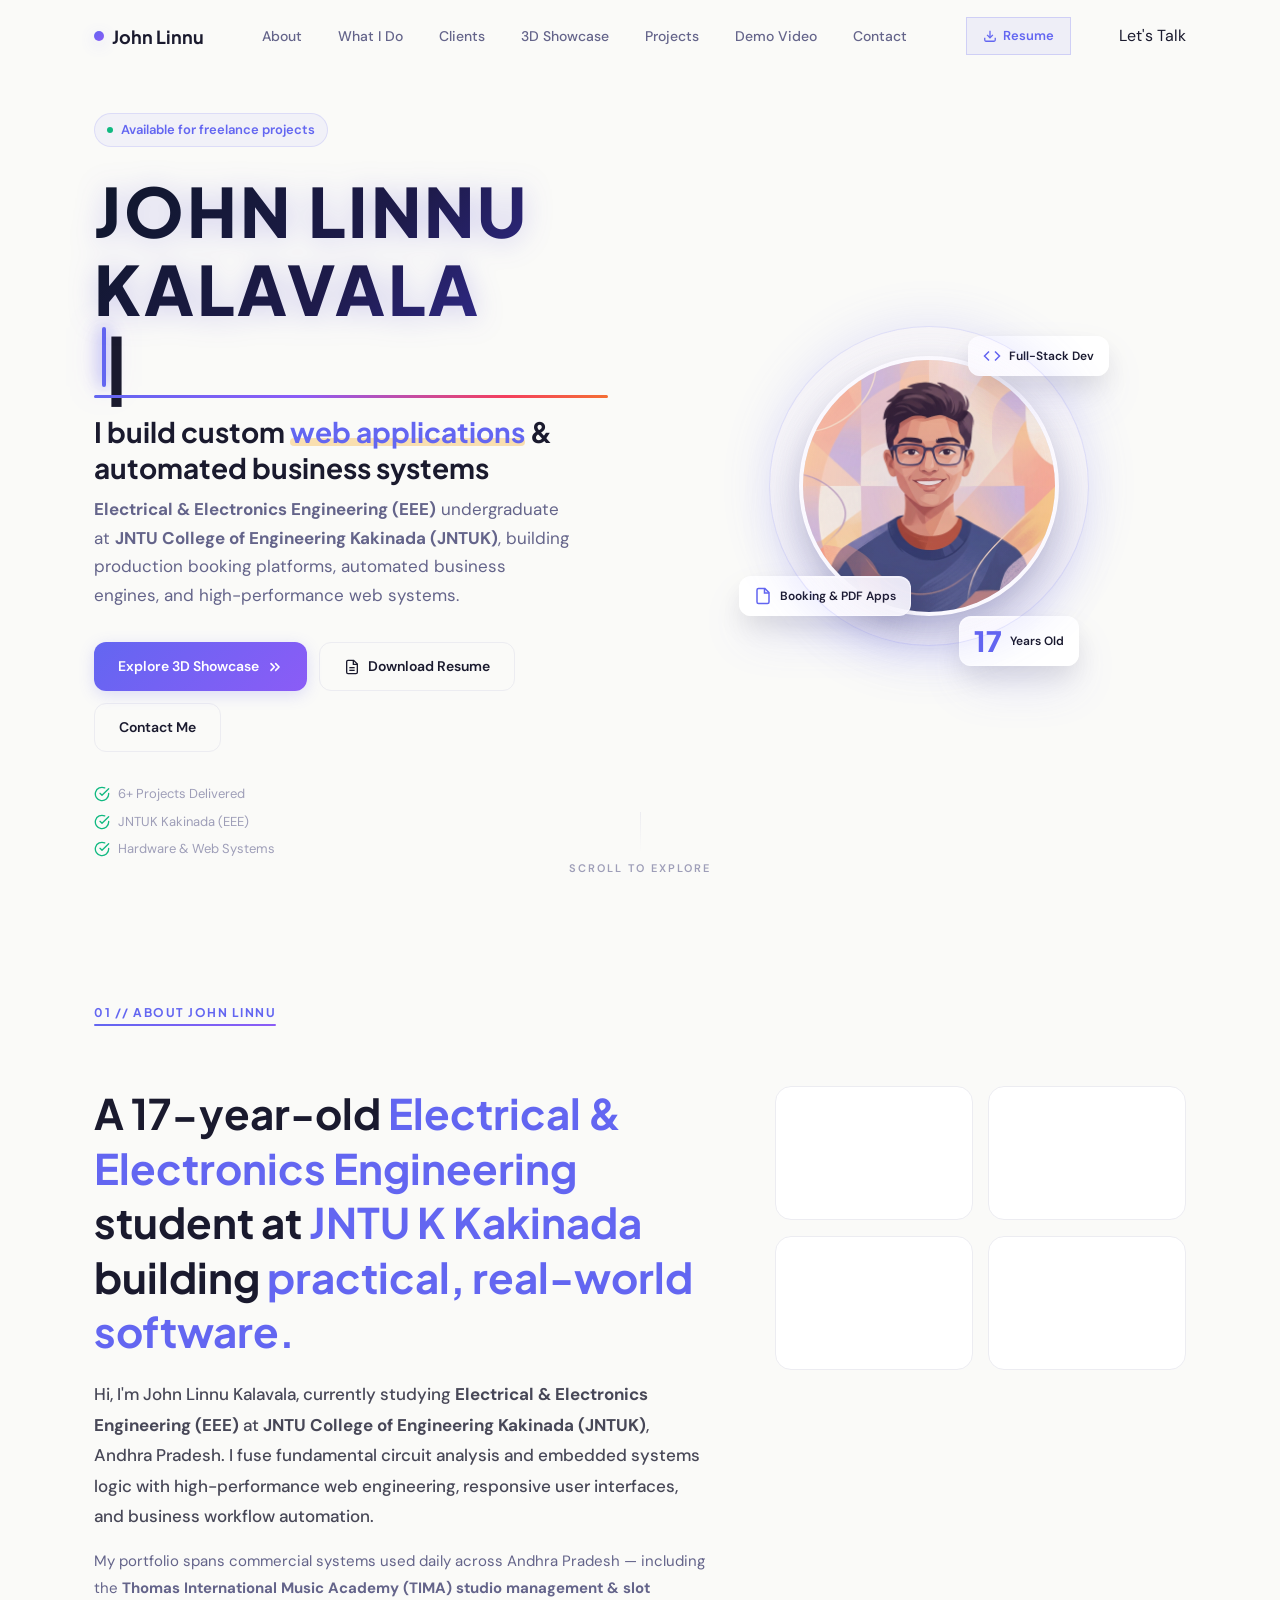
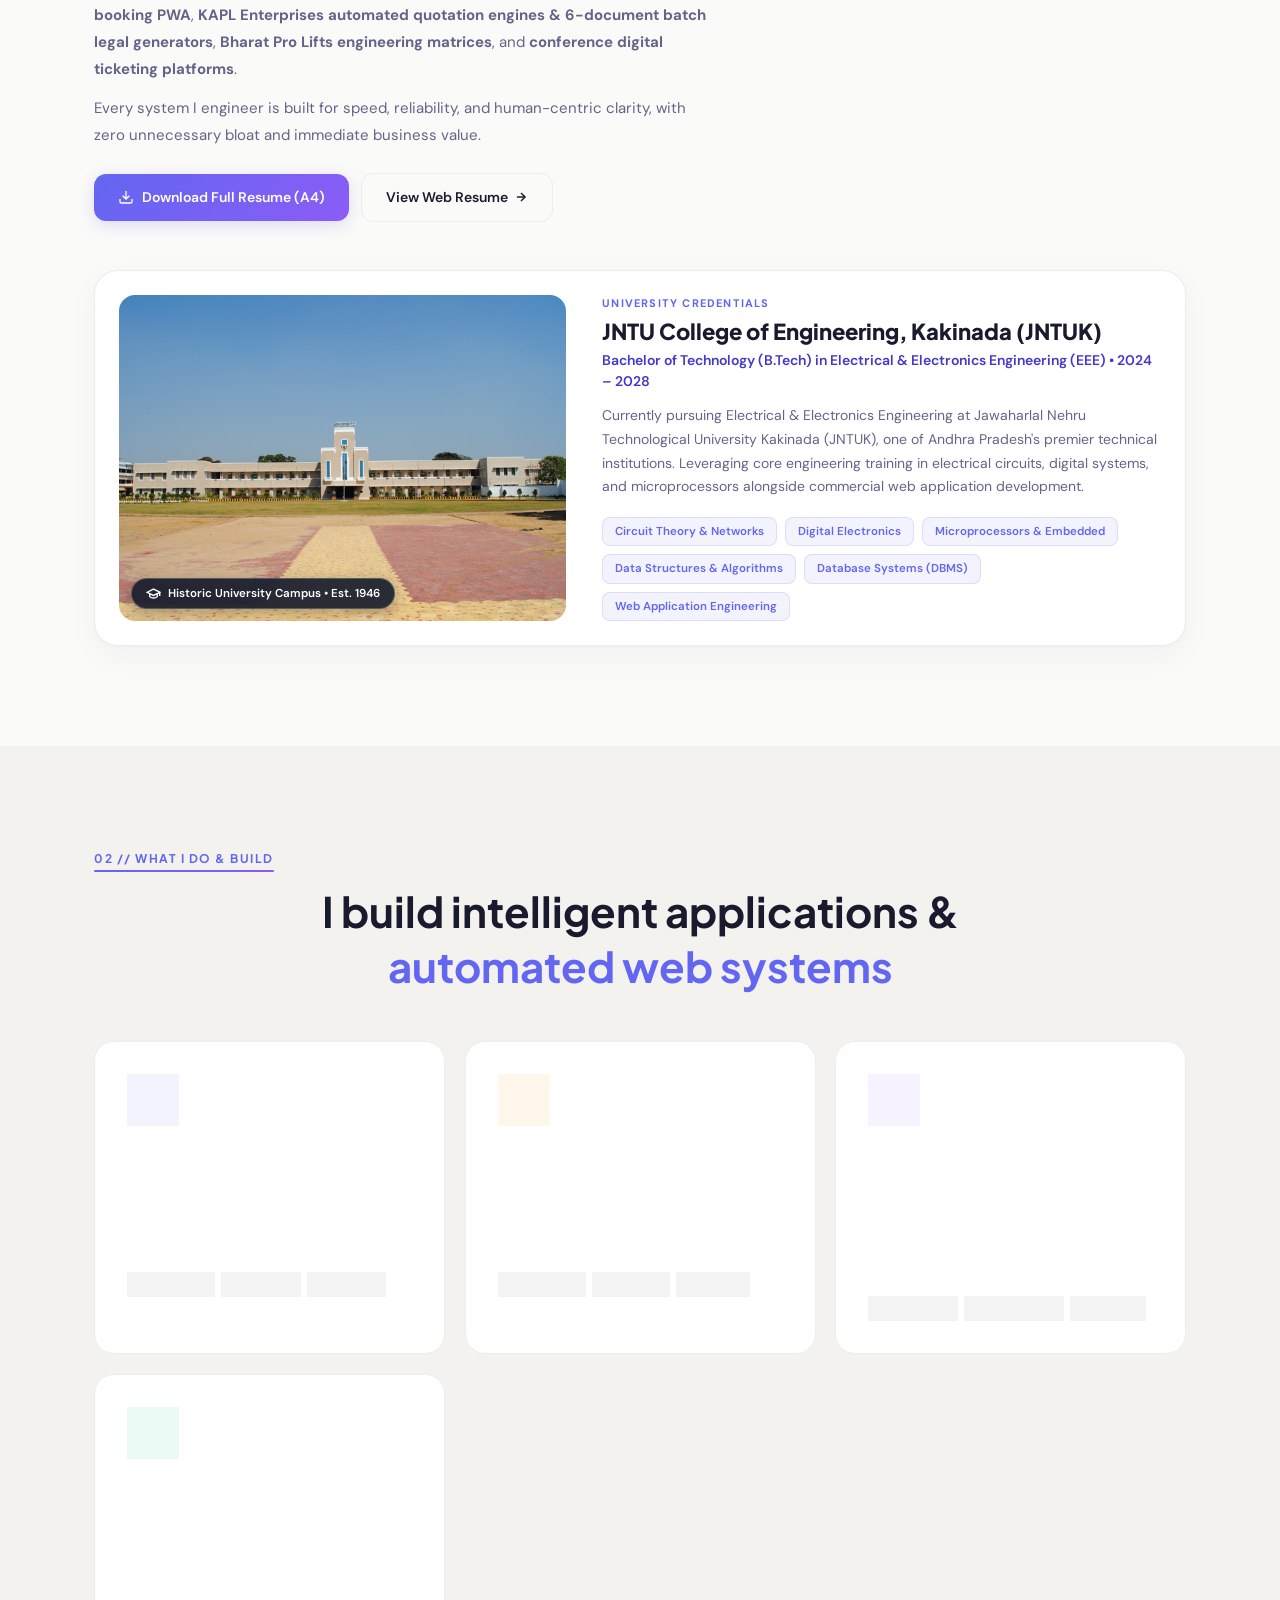
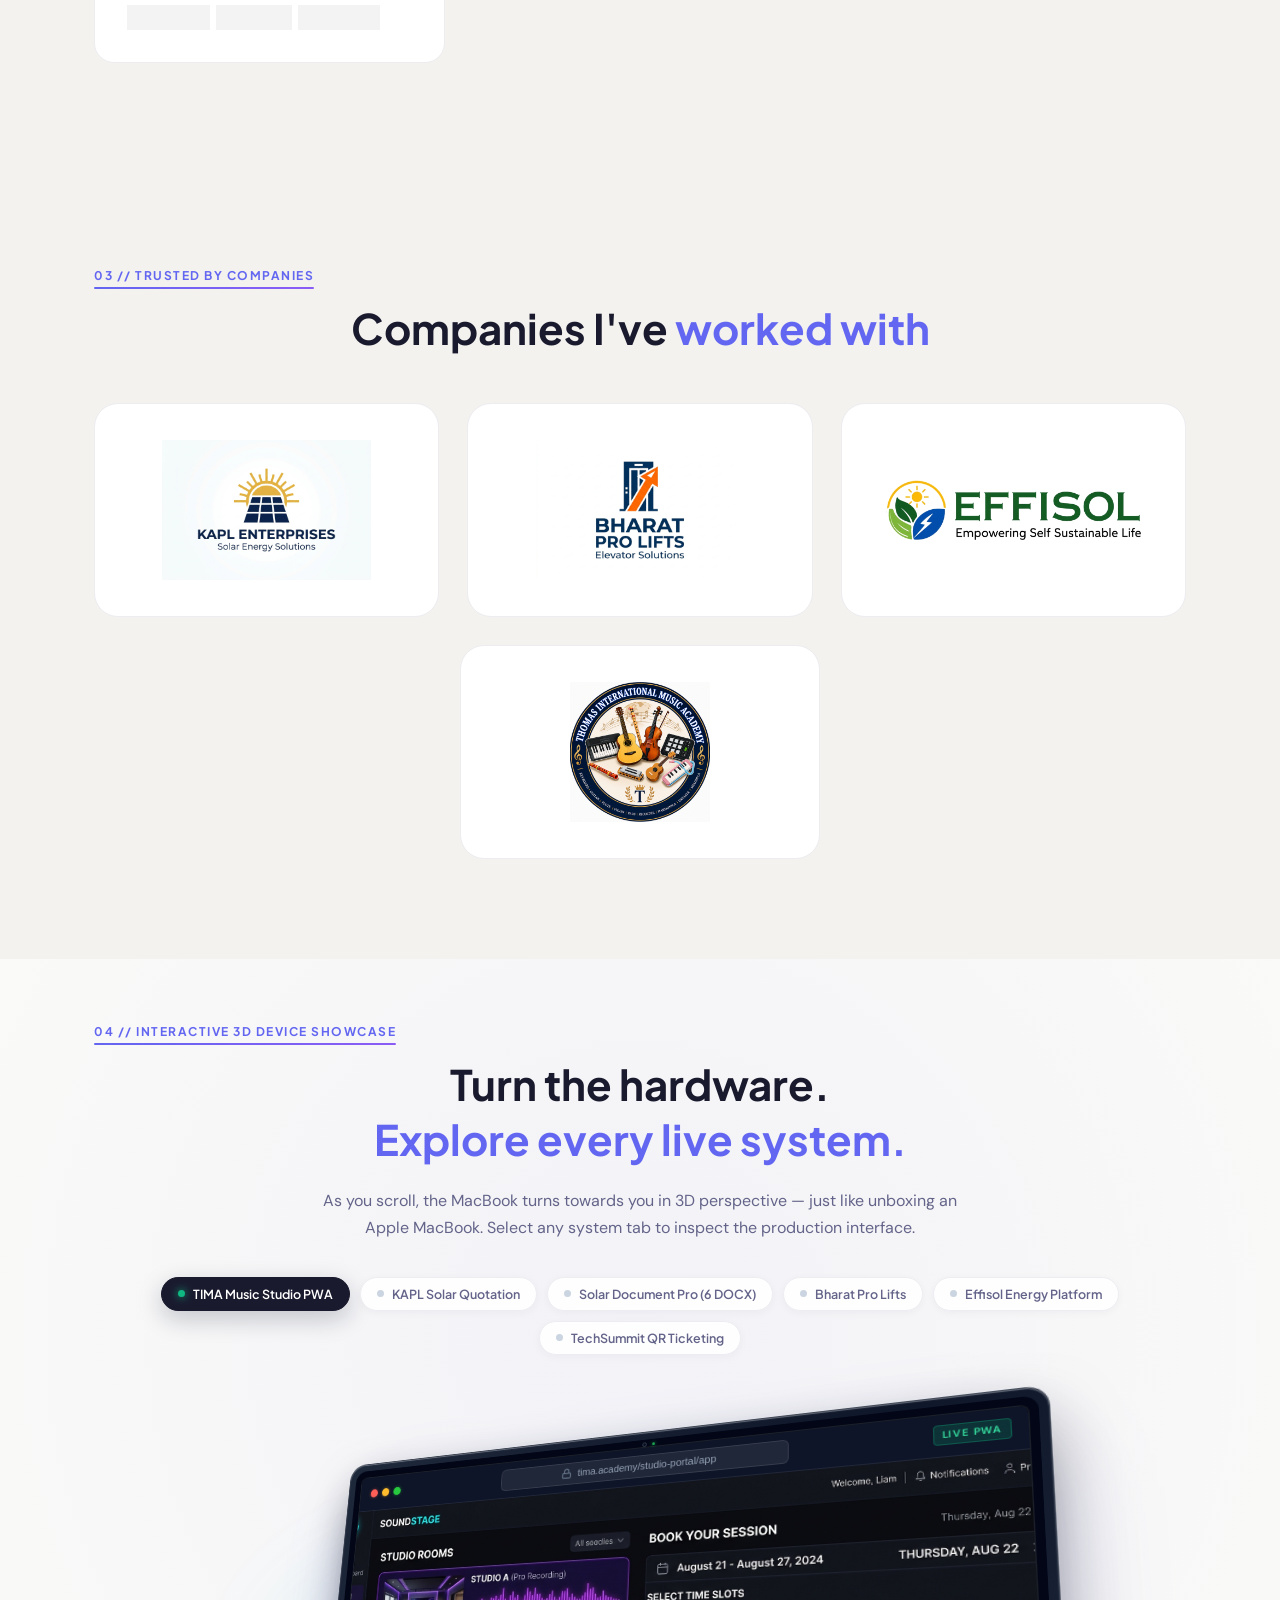
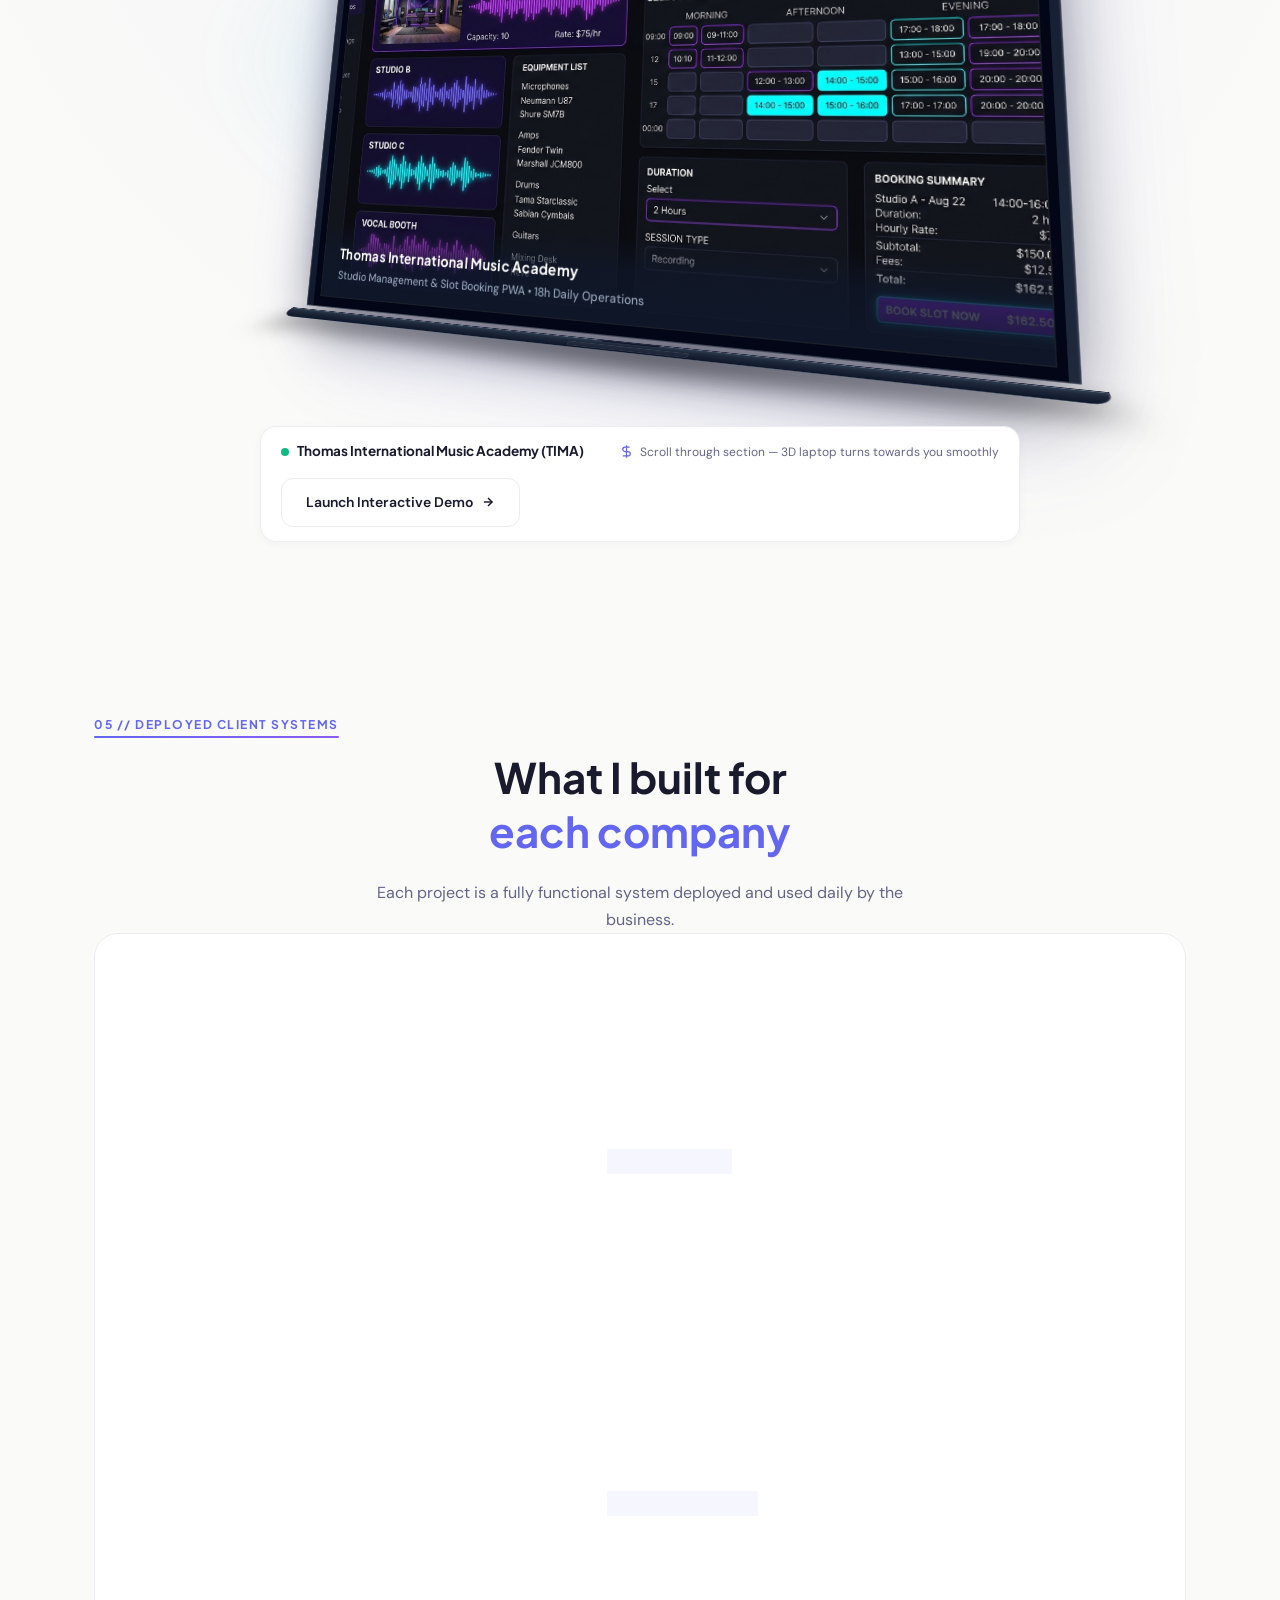
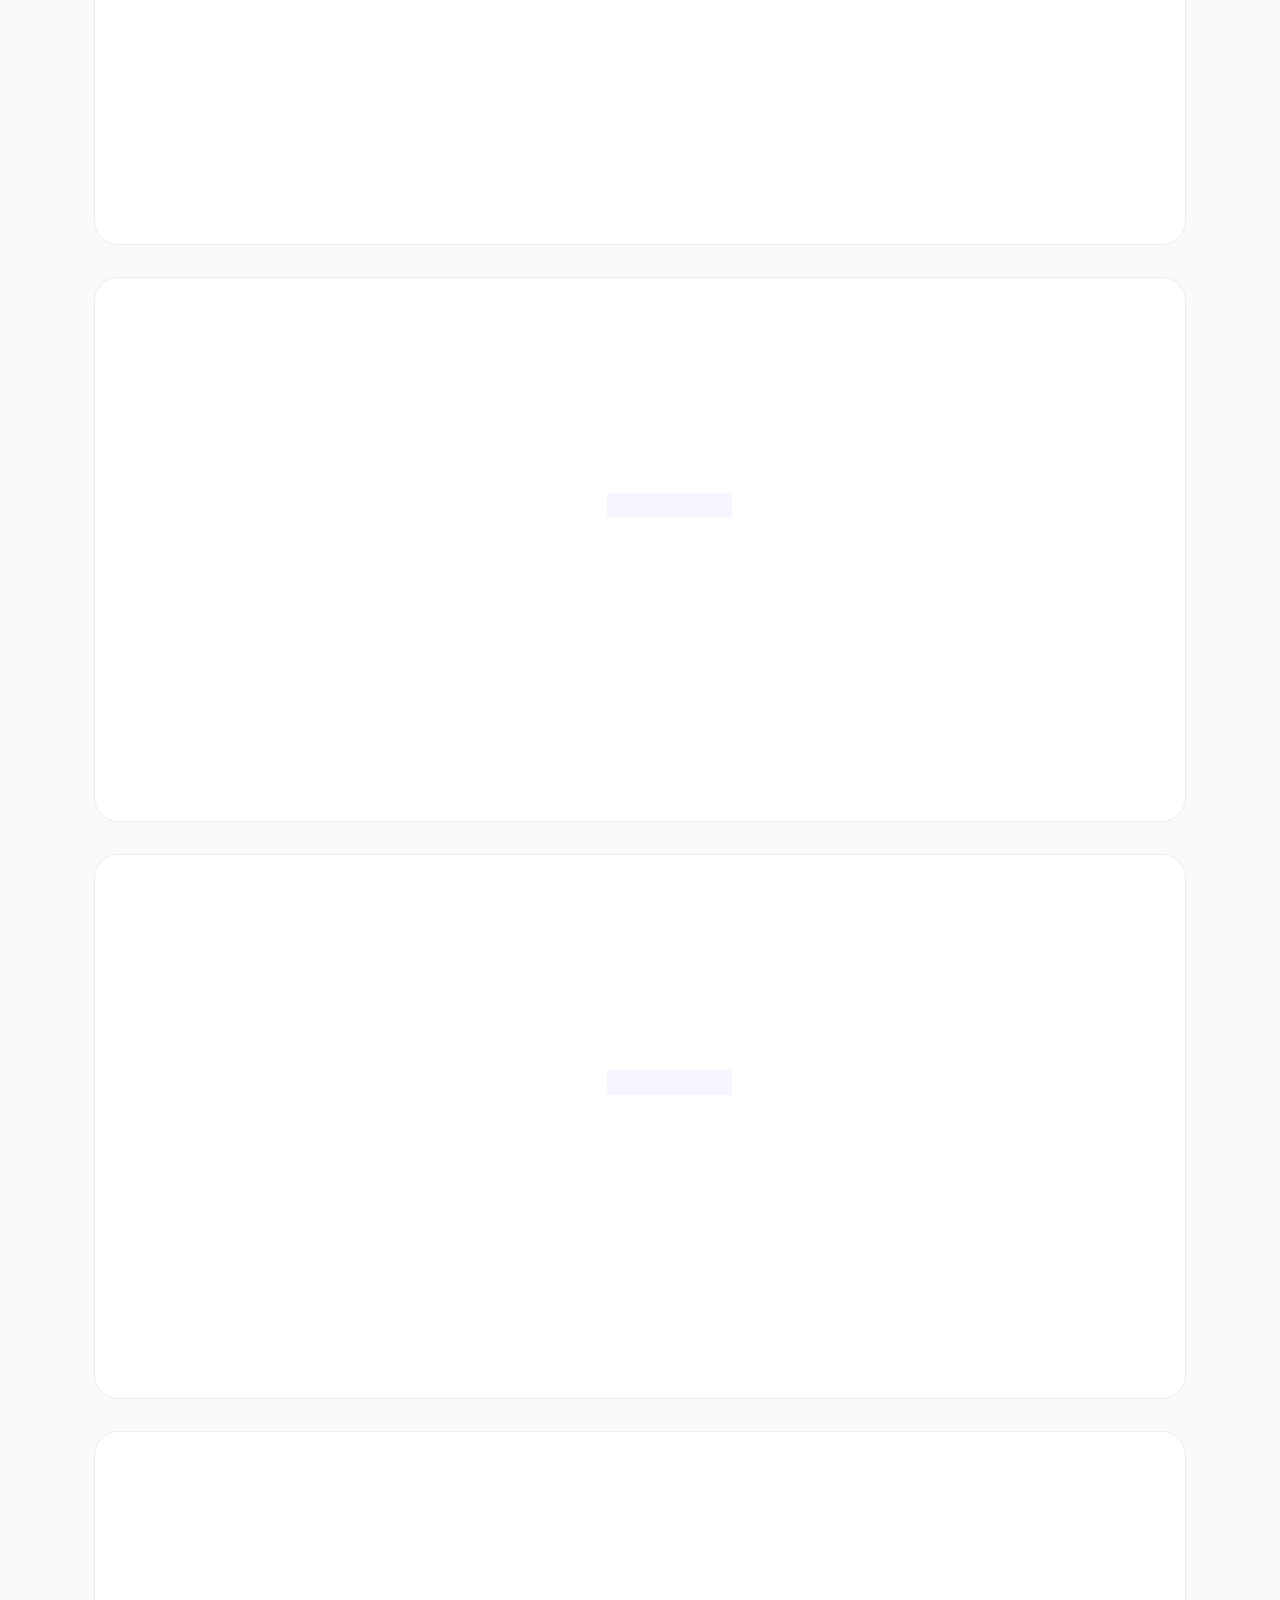
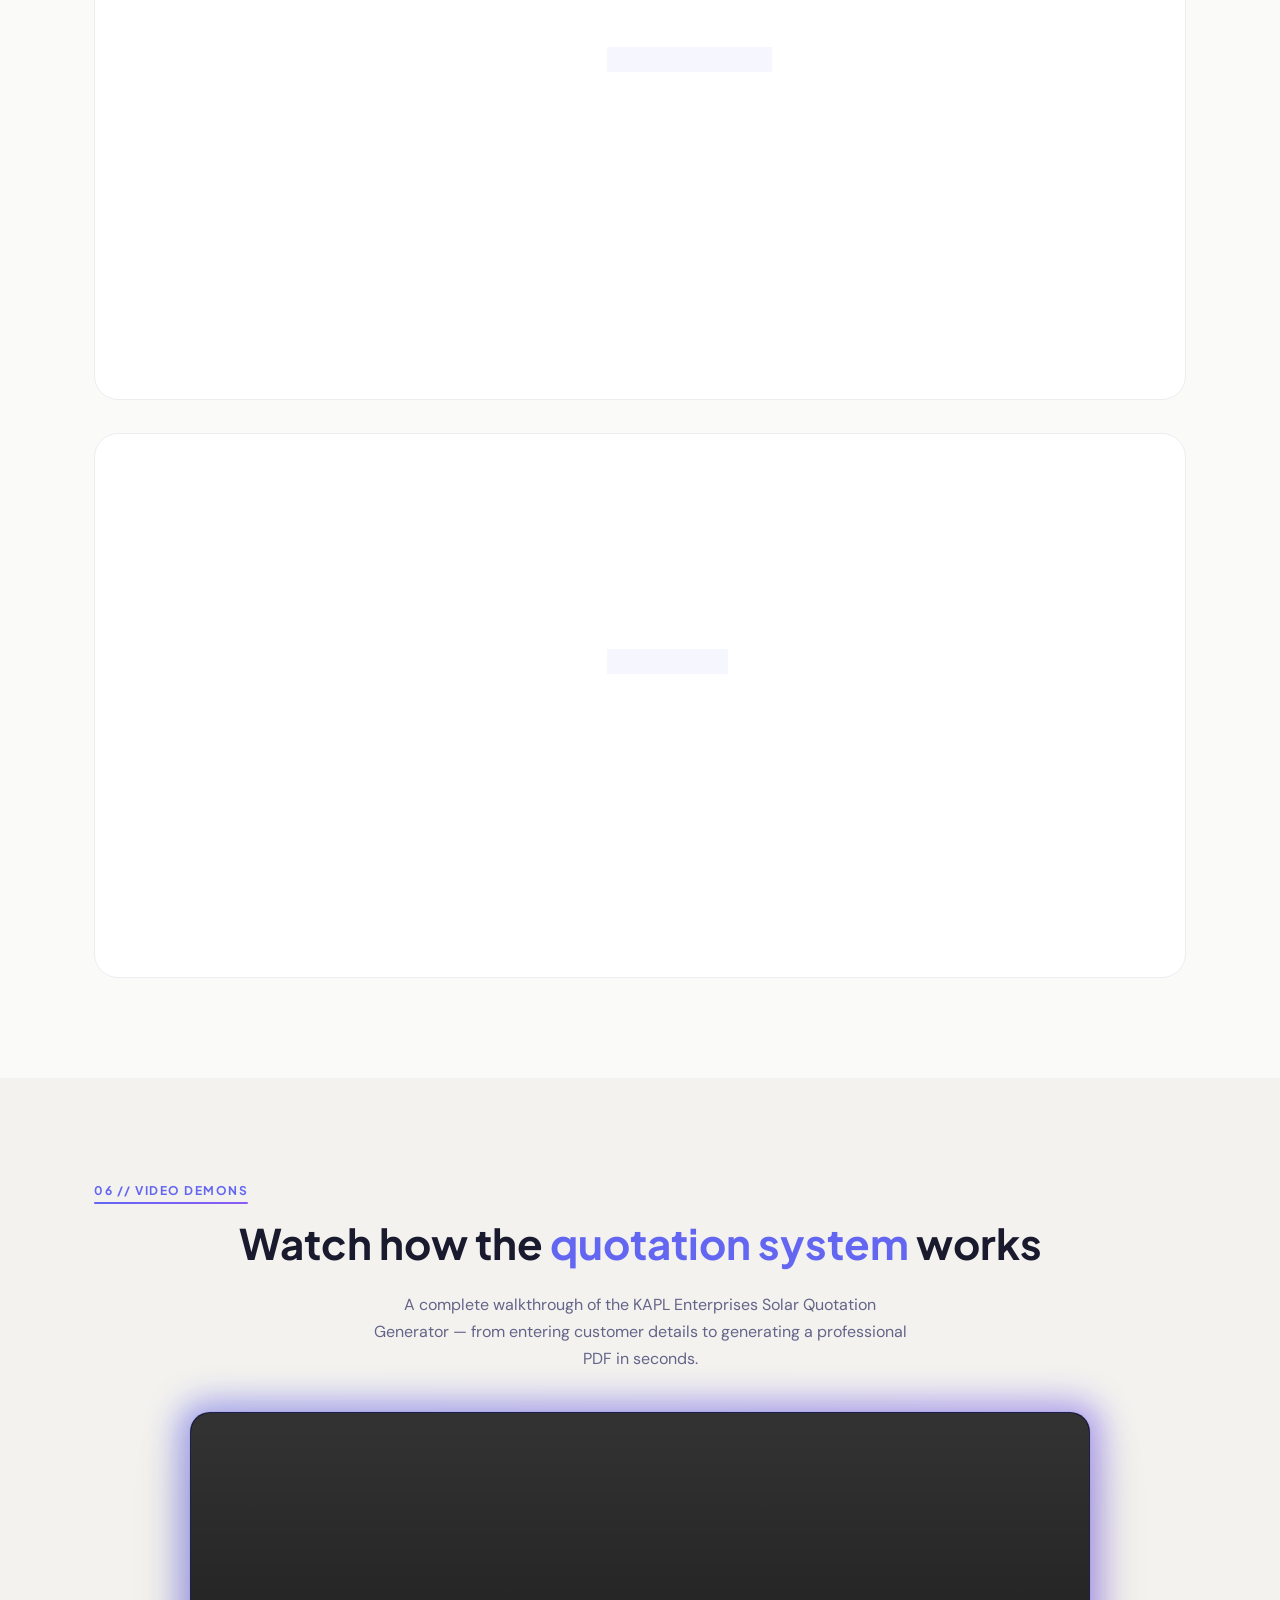
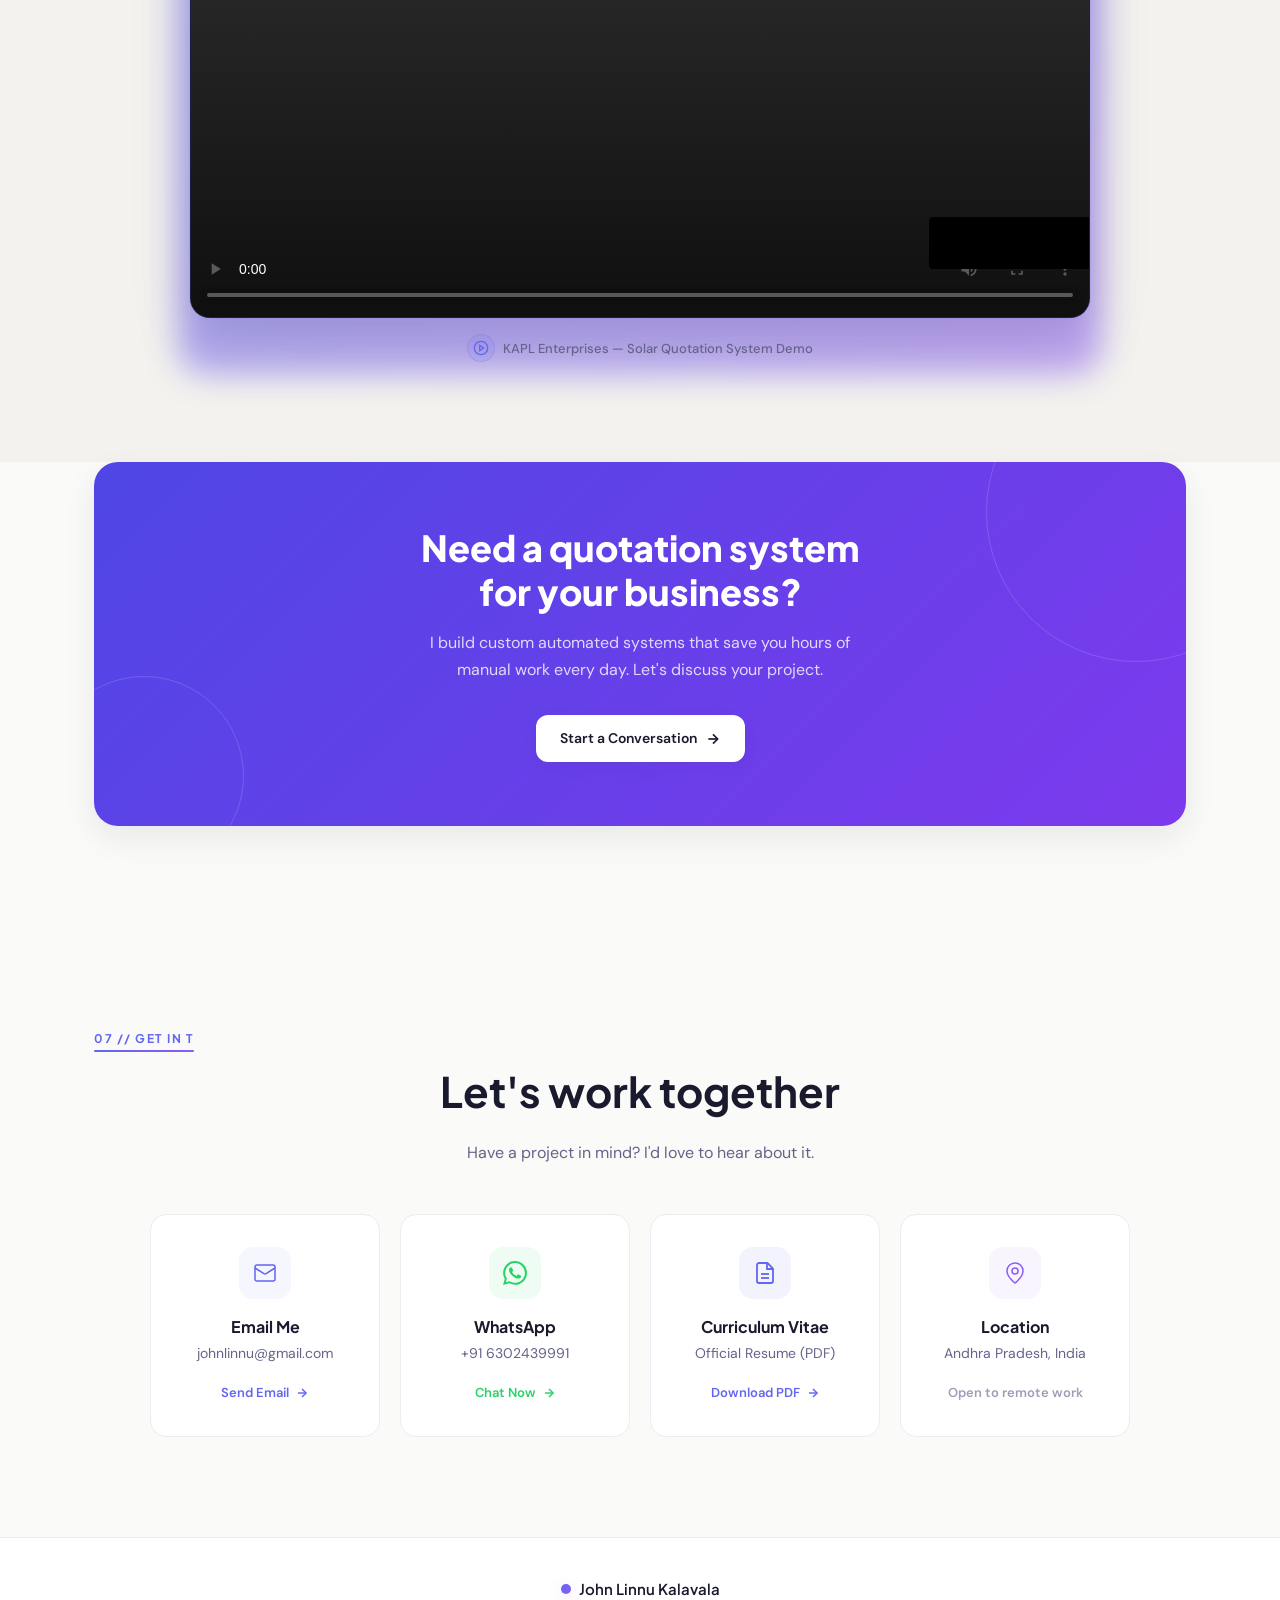
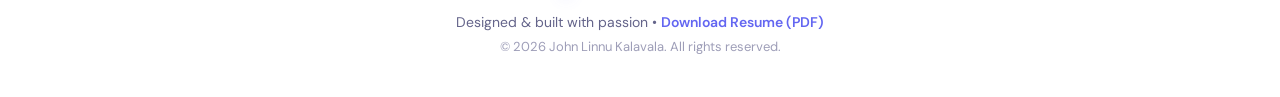
<file: index.html>
<!DOCTYPE html>
<html lang="en">
<head>
    <meta charset="UTF-8">
    <meta name="viewport" content="width=device-width, initial-scale=1.0">
    <title>John Linnu Kalavala — Web Systems & Application Developer</title>
    <meta name="description" content="John Linnu Kalavala — Engineering student at JNTU K Kakinada, building custom web applications, music slot booking systems, conference ticketing platforms, and automated business quotation generators.">
    <meta name="author" content="John Linnu Kalavala">
    <link rel="preconnect" href="https://fonts.googleapis.com">
    <link rel="preconnect" href="https://fonts.gstatic.com" crossorigin>
    <link href="https://fonts.googleapis.com/css2?family=DM+Sans:opsz,wght@9..40,300;9..40,400;9..40,500;9..40,600;9..40,700&family=Plus+Jakarta+Sans:wght@400;500;600;700;800&display=swap" rel="stylesheet">
    <link rel="stylesheet" href="style.css">
</head>
<body>

    <!-- ═══ NAVIGATION ═══ -->
    <nav class="nav" id="nav">
        <div class="nav-inner">
            <a href="#hero" class="nav-logo">
                <div class="nav-logo-dot"></div>
                <span>John Linnu</span>
            </a>
            <div class="nav-links" id="navLinks">
                <a href="#about" class="nav-link">About</a>
                <a href="#services" class="nav-link">What I Do</a>
                <a href="#clients" class="nav-link">Clients</a>
                <a href="#macbook-showcase" class="nav-link">3D Showcase</a>
                <a href="#projects" class="nav-link">Projects</a>
                <a href="#demo-video" class="nav-link">Demo Video</a>
                <a href="#contact" class="nav-link">Contact</a>
            </div>
            <a href="assets/resume.pdf" class="nav-resume-btn" target="_blank" download="John_Linnu_Kalavala_Resume.pdf">
                <svg width="14" height="14" viewBox="0 0 24 24" fill="none" stroke="currentColor" stroke-width="2.2"><path d="M21 15v4a2 2 0 0 1-2 2H5a2 2 0 0 1-2-2v-4"/><polyline points="7 10 12 15 17 10"/><line x1="12" y1="15" x2="12" y2="3"/></svg>
                Resume
            </a>
            <a href="#contact" class="nav-cta">Let's Talk</a>
            <button class="nav-toggle" id="navToggle" aria-label="Toggle menu">
                <span></span><span></span><span></span>
            </button>
        </div>
    </nav>

    <!-- Mobile Overlay -->
    <div class="mobile-overlay" id="mobileOverlay">
        <div class="mobile-overlay-content">
            <a href="#about" class="mobile-link">About</a>
            <a href="#services" class="mobile-link">What I Do</a>
            <a href="#clients" class="mobile-link">Clients</a>
            <a href="#macbook-showcase" class="mobile-link">3D Showcase</a>
            <a href="#projects" class="mobile-link">Projects</a>
            <a href="#demo-video" class="mobile-link">Demo Video</a>
            <a href="#contact" class="mobile-link">Contact</a>
            <a href="assets/resume.pdf" class="mobile-link" target="_blank" download="John_Linnu_Kalavala_Resume.pdf" style="color: var(--accent-primary); font-weight: 700;">📄 Download Resume (PDF)</a>
        </div>
    </div>

    <!-- ═══ HERO ═══ -->
    <section class="hero" id="hero">
        <div class="hero-bg-wrap">
            <div class="hero-gradient-orb hero-orb-1"></div>
            <div class="hero-gradient-orb hero-orb-2"></div>
            <div class="hero-gradient-orb hero-orb-3"></div>
        </div>
        <div class="container hero-grid">
            <div class="hero-content">
                <div class="hero-badge anim-fade-up" style="--delay:0s">
                    <span class="hero-badge-dot"></span>
                    Available for freelance projects
                </div>
                <div class="hero-name-wrap anim-fade-up" style="--delay:0.1s">
                    <h1 class="hero-typing-title" id="heroTypingTitle" aria-label="JOHN LINNU KALAVALA">
                        <span class="hero-typing-text" id="heroTypingText">JOHN LINNU KALAVALA</span><span class="typing-caret" id="heroTypingCaret">|</span>
                    </h1>
                    <div class="hero-name-underline-wrap"><div class="hero-name-underline"></div></div>
                </div>
                <p class="hero-tagline anim-fade-up" style="--delay:0.15s">
                    I build custom <span class="hero-highlight">web applications</span> & automated business systems
                </p>
                <p class="hero-subtitle anim-fade-up" style="--delay:0.2s">
                    <strong>Electrical &amp; Electronics Engineering (EEE)</strong> undergraduate at <strong>JNTU College of Engineering Kakinada (JNTUK)</strong>, building production booking platforms, automated business engines, and high-performance web systems.
                </p>
                <div class="hero-actions anim-fade-up" style="--delay:0.3s">
                    <a href="#macbook-showcase" class="btn btn-primary">
                        Explore 3D Showcase
                        <svg width="16" height="16" viewBox="0 0 24 24" fill="none" stroke="currentColor" stroke-width="2.5" stroke-linecap="round" stroke-linejoin="round"><path d="m6 17 5-5-5-5"/><path d="m13 17 5-5-5-5"/></svg>
                    </a>
                    <a href="assets/resume.pdf" class="btn btn-secondary hero-resume-btn" target="_blank" download="John_Linnu_Kalavala_Resume.pdf">
                        <svg width="16" height="16" viewBox="0 0 24 24" fill="none" stroke="currentColor" stroke-width="2"><path d="M14.5 2H6a2 2 0 0 0-2 2v16a2 2 0 0 0 2 2h12a2 2 0 0 0 2-2V7.5L14.5 2z"/><polyline points="14 2 14 8 20 8"/><line x1="16" x2="8" y1="13" y2="13"/><line x1="16" x2="8" y1="17" y2="17"/></svg>
                        Download Resume
                    </a>
                    <a href="#contact" class="btn btn-secondary">Contact Me</a>
                </div>
                <div class="hero-trust anim-fade-up" style="--delay:0.4s">
                    <div class="trust-item">
                        <svg width="18" height="18" viewBox="0 0 24 24" fill="none" stroke="currentColor" stroke-width="2" stroke-linecap="round" stroke-linejoin="round"><path d="M22 11.08V12a10 10 0 1 1-5.93-9.14"/><polyline points="22 4 12 14.01 9 11.01"/></svg>
                        6+ Projects Delivered
                    </div>
                    <div class="trust-item">
                        <svg width="18" height="18" viewBox="0 0 24 24" fill="none" stroke="currentColor" stroke-width="2" stroke-linecap="round" stroke-linejoin="round"><path d="M22 11.08V12a10 10 0 1 1-5.93-9.14"/><polyline points="22 4 12 14.01 9 11.01"/></svg>
                        JNTUK Kakinada (EEE)
                    </div>
                    <div class="trust-item">
                        <svg width="18" height="18" viewBox="0 0 24 24" fill="none" stroke="currentColor" stroke-width="2" stroke-linecap="round" stroke-linejoin="round"><path d="M22 11.08V12a10 10 0 1 1-5.93-9.14"/><polyline points="22 4 12 14.01 9 11.01"/></svg>
                        Hardware &amp; Web Systems
                    </div>
                </div>
            </div>
            <div class="hero-visual anim-fade-up" style="--delay:0.2s">
                <div class="hero-stage-clean" id="heroStageClean">
                    <!-- Ambient Spatial Halo Glow -->
                    <div class="hero-spatial-halo"></div>

                    <div class="hero-photo-wrap" id="heroPhotoWrap">
                        <div class="hero-photo-frame">
                            <img src="assets/avatar.jpg" alt="John Linnu Kalavala" class="hero-photo">
                        </div>
                        <div class="float-card float-card-1">
                            <svg width="18" height="18" viewBox="0 0 24 24" fill="none" stroke="currentColor" stroke-width="2"><polyline points="16 18 22 12 16 6"/><polyline points="8 6 2 12 8 18"/></svg>
                            <span>Full-Stack Dev</span>
                        </div>
                        <div class="float-card float-card-2">
                            <svg width="18" height="18" viewBox="0 0 24 24" fill="none" stroke="currentColor" stroke-width="2"><path d="M14.5 2H6a2 2 0 0 0-2 2v16a2 2 0 0 0 2 2h12a2 2 0 0 0 2-2V7.5L14.5 2z"/><polyline points="14 2 14 8 20 8"/></svg>
                            <span>Booking &amp; PDF Apps</span>
                        </div>
                        <div class="float-card float-card-3">
                            <div class="float-card-age" id="heroAge">17</div>
                            <span>Years Old</span>
                        </div>
                    </div>
                </div>
            </div>
        </div>
        <div class="scroll-hint">
            <div class="scroll-hint-line"></div>
            <span>Scroll to explore</span>
        </div>
    </section>

    <!-- ═══ ABOUT ═══ -->
    <section class="section" id="about">
        <div class="container">
            <div class="section-label anim-reveal scroll-typing-label" data-type-label="01 // ABOUT JOHN LINNU">About Me</div>
            <div class="about-layout">
                <div class="about-main anim-reveal">
                    <h2 class="section-heading scroll-kinetic-heading">
                        A <span id="ageInline">17</span>-year-old <em>Electrical &amp; Electronics Engineering</em> student at <em>JNTU K Kakinada</em>
                        building <em>practical, real-world software.</em>
                    </h2>
                    <p class="about-lead">
                        Hi, I'm John Linnu Kalavala, currently studying <strong>Electrical &amp; Electronics Engineering (EEE)</strong> at <strong>JNTU College of Engineering Kakinada (JNTUK)</strong>, Andhra Pradesh. I fuse fundamental circuit analysis and embedded systems logic with high-performance web engineering, responsive user interfaces, and business workflow automation.
                    </p>
                    <p class="about-text">
                        My portfolio spans commercial systems used daily across Andhra Pradesh — including the <strong>Thomas International Music Academy (TIMA) studio management &amp; slot booking PWA</strong>, <strong>KAPL Enterprises automated quotation engines &amp; 6-document batch legal generators</strong>, <strong>Bharat Pro Lifts engineering matrices</strong>, and <strong>conference digital ticketing platforms</strong>.
                    </p>
                    <p class="about-text">
                        Every system I engineer is built for speed, reliability, and human-centric clarity, with zero unnecessary bloat and immediate business value.
                    </p>
                    <div class="about-resume-actions" style="margin-top: 24px; display: flex; flex-wrap: wrap; gap: 12px; align-items: center;">
                        <a href="assets/resume.pdf" class="btn btn-primary" target="_blank" download="John_Linnu_Kalavala_Resume.pdf" style="display: inline-flex; align-items: center; gap: 8px;">
                            <svg width="16" height="16" viewBox="0 0 24 24" fill="none" stroke="currentColor" stroke-width="2"><path d="M21 15v4a2 2 0 0 1-2 2H5a2 2 0 0 1-2-2v-4"/><polyline points="7 10 12 15 17 10"/><line x1="12" y1="15" x2="12" y2="3"/></svg>
                            Download Full Resume (A4)
                        </a>
                        <a href="resume.html" target="_blank" class="btn btn-secondary" style="display: inline-flex; align-items: center; gap: 6px;">
                            View Web Resume
                            <svg width="14" height="14" viewBox="0 0 24 24" fill="none" stroke="currentColor" stroke-width="2.5"><path d="M5 12h14"/><path d="m12 5 7 7-7 7"/></svg>
                        </a>
                    </div>
                </div>
                <div class="about-stats anim-reveal">
                    <div class="stat-card">
                        <div class="stat-number" data-count="6">0</div>
                        <div class="stat-text">Projects<br>Delivered</div>
                    </div>
                    <div class="stat-card">
                        <div class="stat-number" id="ageDisplay" data-count="17">0</div>
                        <div class="stat-text">Years<br>Old</div>
                    </div>
                    <div class="stat-card">
                        <div class="stat-number" data-count="5">0</div>
                        <div class="stat-text">Live Web<br>Systems</div>
                    </div>
                    <div class="stat-card">
                        <div class="stat-icon">
                            <svg width="28" height="28" viewBox="0 0 24 24" fill="none" stroke="currentColor" stroke-width="2"><path d="M22 10v6M2 10l10-5 10 5-10 5z"/><path d="M6 12v5c3 3 9 3 12 0v-5"/></svg>
                        </div>
                        <div class="stat-text">JNTUK Kakinada<br>EEE Department</div>
                    </div>
                </div>
            </div>

            <!-- ── JNTU Kakinada University Campus Showcase ── -->
            <div class="jntuk-showcase-card anim-reveal">
                <div class="jntuk-img-wrap">
                    <img src="assets/jntuk-campus.jpg" alt="Administration Building of Jawaharlal Nehru Technological University Kakinada (JNTUK)" class="jntuk-campus-img" loading="lazy">
                    <div class="jntuk-img-overlay">
                        <span class="jntuk-badge">
                            <svg width="15" height="15" viewBox="0 0 24 24" fill="none" stroke="currentColor" stroke-width="2.2"><path d="M22 10v6M2 10l10-5 10 5-10 5z"/><path d="M6 12v5c3 3 9 3 12 0v-5"/></svg>
                            Historic University Campus &bull; Est. 1946
                        </span>
                    </div>
                </div>
                <div class="jntuk-details">
                    <div class="jntuk-tag">University Credentials</div>
                    <h3 class="jntuk-title">JNTU College of Engineering, Kakinada (JNTUK)</h3>
                    <p class="jntuk-degree">Bachelor of Technology (B.Tech) in Electrical &amp; Electronics Engineering (EEE) &bull; 2024 &ndash; 2028</p>
                    <p class="jntuk-desc">Currently pursuing Electrical &amp; Electronics Engineering at Jawaharlal Nehru Technological University Kakinada (JNTUK), one of Andhra Pradesh's premier technical institutions. Leveraging core engineering training in electrical circuits, digital systems, and microprocessors alongside commercial web application development.</p>
                    <div class="jntuk-badges">
                        <span>Circuit Theory &amp; Networks</span>
                        <span>Digital Electronics</span>
                        <span>Microprocessors &amp; Embedded</span>
                        <span>Data Structures &amp; Algorithms</span>
                        <span>Database Systems (DBMS)</span>
                        <span>Web Application Engineering</span>
                    </div>
                </div>
            </div>
        </div>
    </section>

    <!-- ═══ WHAT I DO ═══ -->
    <section class="section section-alt" id="services">
        <div class="container">
            <div class="section-label anim-reveal scroll-typing-label" data-type-label="02 // WHAT I DO &amp; BUILD">What I Do</div>
            <h2 class="section-heading centered anim-reveal scroll-kinetic-heading">
                I build intelligent applications &amp;<br><em>automated web systems</em>
            </h2>
            <div class="services-grid">
                <div class="service-card anim-reveal">
                    <div class="service-icon service-icon-blue">
                        <svg width="28" height="28" viewBox="0 0 24 24" fill="none" stroke="currentColor" stroke-width="1.5"><path d="M14.5 2H6a2 2 0 0 0-2 2v16a2 2 0 0 0 2 2h12a2 2 0 0 0 2-2V7.5L14.5 2z"/><polyline points="14 2 14 8 20 8"/><line x1="16" x2="8" y1="13" y2="13"/><line x1="16" x2="8" y1="17" y2="17"/></svg>
                    </div>
                    <h3 class="service-title">Quotation Generators</h3>
                    <p class="service-desc">Custom quotation engines with dynamic pricing, tax calculations, catalog selectors, and instant branded PDF generation.</p>
                    <div class="service-tags"><span>Auto Pricing</span><span>PDF Export</span><span>GST Ready</span></div>
                </div>
                <div class="service-card anim-reveal">
                    <div class="service-icon service-icon-amber">
                        <svg width="28" height="28" viewBox="0 0 24 24" fill="none" stroke="currentColor" stroke-width="1.5"><rect width="18" height="18" x="3" y="4" rx="2" ry="2"/><line x1="16" x2="16" y1="2" y2="6"/><line x1="8" x2="8" y1="2" y2="6"/><line x1="3" x2="21" y1="10" y2="10"/><circle cx="12" cy="15" r="2"/></svg>
                    </div>
                    <h3 class="service-title">Booking &amp; Ticketing Apps</h3>
                    <p class="service-desc">Interactive reservation platforms like music slot booking and conference registration with tier pricing &amp; digital QR e-tickets.</p>
                    <div class="service-tags"><span>Slot Booking</span><span>QR Tickets</span><span>Real-Time</span></div>
                </div>
                <div class="service-card anim-reveal">
                    <div class="service-icon service-icon-violet">
                        <svg width="28" height="28" viewBox="0 0 24 24" fill="none" stroke="currentColor" stroke-width="1.5"><path d="M4 22h14a2 2 0 0 0 2-2V7.5L14.5 2H6a2 2 0 0 0-2 2v4"/><polyline points="14 2 14 8 20 8"/><path d="m3 15 2 2 4-4"/></svg>
                    </div>
                    <h3 class="service-title">Document Automation</h3>
                    <p class="service-desc">Generate batches of official legal agreements, certificates, and reports from a single form entry with DOCX &amp; PDF templates.</p>
                    <div class="service-tags"><span>DOCX Export</span><span>Batch Process</span><span>Templates</span></div>
                </div>
                <div class="service-card anim-reveal">
                    <div class="service-icon service-icon-emerald">
                        <svg width="28" height="28" viewBox="0 0 24 24" fill="none" stroke="currentColor" stroke-width="1.5"><rect width="20" height="14" x="2" y="3" rx="2"/><line x1="8" x2="16" y1="21" y2="21"/><line x1="12" x2="12" y1="17" y2="21"/></svg>
                    </div>
                    <h3 class="service-title">Modern Web Interfaces</h3>
                    <p class="service-desc">Clean, responsive web interfaces with smooth animations, mobile-first design, and seamless user experiences.</p>
                    <div class="service-tags"><span>Responsive</span><span>Modern UI</span><span>Animations</span></div>
                </div>
            </div>
        </div>
    </section>

    <!-- ═══ CLIENTS ═══ -->
    <section class="section section-alt" id="clients">
        <div class="container">
            <div class="section-label centered anim-reveal scroll-typing-label" data-type-label="03 // TRUSTED BY COMPANIES">Trusted By</div>
            <h2 class="section-heading centered anim-reveal scroll-kinetic-heading">Companies I've <em>worked with</em></h2>
            <div class="clients-bar anim-reveal">
                <div class="client-logo-item">
                    <img src="assets/logo-kapl.jpg" alt="KAPL Enterprises" loading="lazy">
                </div>
                <div class="client-logo-item">
                    <img src="assets/logo-bharat.jpg" alt="Bharat Pro Lifts" loading="lazy">
                </div>
                <div class="client-logo-item">
                    <img src="assets/logo-effisol.png" alt="Effisol Energy Solutions" loading="lazy">
                </div>
                <div class="client-logo-item">
                    <img src="assets/logo-tima.png" alt="Thomas International Music Academy (TIMA)" loading="lazy">
                </div>
            </div>
        </div>
    </section>

    <!-- ═══ 3D MACBOOK SCROLL-TURN DEVICE SHOWCASE ═══ -->
    <section class="section macbook-showcase-section" id="macbook-showcase">
        <div class="container">
            <div class="section-label centered anim-reveal scroll-typing-label" data-type-label="04 // INTERACTIVE 3D DEVICE SHOWCASE">Device Showcase</div>
            <h2 class="section-heading centered anim-reveal scroll-kinetic-heading">
                Turn the hardware.<br><em>Explore every live system.</em>
            </h2>
            <p class="section-subtitle centered anim-reveal" style="max-width: 680px; margin: 0 auto 36px;">
                As you scroll, the MacBook turns towards you in 3D perspective — just like unboxing an Apple MacBook. Select any system tab to inspect the production interface.
            </p>

            <!-- Project Selector Interactive Tabs -->
            <div class="macbook-tabs anim-reveal">
                <button class="macbook-tab active" data-project="tima">
                    <span class="tab-dot"></span>
                    <span class="tab-title">TIMA Music Studio PWA</span>
                </button>
                <button class="macbook-tab" data-project="kapl-quote">
                    <span class="tab-dot"></span>
                    <span class="tab-title">KAPL Solar Quotation</span>
                </button>
                <button class="macbook-tab" data-project="kapl-docs">
                    <span class="tab-dot"></span>
                    <span class="tab-title">Solar Document Pro (6 DOCX)</span>
                </button>
                <button class="macbook-tab" data-project="bharat">
                    <span class="tab-dot"></span>
                    <span class="tab-title">Bharat Pro Lifts</span>
                </button>
                <button class="macbook-tab" data-project="effisol">
                    <span class="tab-dot"></span>
                    <span class="tab-title">Effisol Energy Platform</span>
                </button>
                <button class="macbook-tab" data-project="techsummit">
                    <span class="tab-dot"></span>
                    <span class="tab-title">TechSummit QR Ticketing</span>
                </button>
            </div>

            <!-- 3D Perspective Stage -->
            <div class="macbook-stage" id="macbookStage">
                <!-- Ambient Device Halo Glow -->
                <div class="macbook-ambient-glow"></div>

                <!-- 3D Turning MacBook -->
                <div class="macbook-device" id="macbookDevice">
                    <!-- Lid (Display Housing) -->
                    <div class="macbook-lid">
                        <div class="macbook-bezel">
                            <!-- Notch & Camera -->
                            <div class="macbook-camera">
                                <span class="camera-lens"></span>
                                <span class="camera-led"></span>
                            </div>

                            <!-- macOS Window Chrome & Display -->
                            <div class="macbook-screen">
                                <!-- macOS Window Titlebar -->
                                <div class="macos-titlebar">
                                    <div class="macos-controls">
                                        <span class="mac-dot mac-dot-red"></span>
                                        <span class="mac-dot mac-dot-yellow"></span>
                                        <span class="mac-dot mac-dot-green"></span>
                                    </div>
                                    <div class="macos-url-bar">
                                        <svg width="12" height="12" viewBox="0 0 24 24" fill="none" stroke="currentColor" stroke-width="2.5"><rect width="18" height="11" x="3" y="11" rx="2" ry="2"/><path d="M7 11V7a5 5 0 0 1 10 0v4"/></svg>
                                        <span id="macbookUrlText">tima.academy/studio-portal/app</span>
                                    </div>
                                    <div class="macos-actions">
                                        <span class="macos-badge" id="macbookLiveBadge">LIVE PWA</span>
                                    </div>
                                </div>

                                <!-- Screen Display Canvas / Images -->
                                <div class="macbook-display-viewport">
                                    <div class="macbook-slide active" data-slide="tima">
                                        <img src="assets/project-music-booking.jpg" alt="TIMA Music Studio PWA" class="macbook-screen-img">
                                        <div class="screen-hud-overlay">
                                            <div class="screen-hud-title">Thomas International Music Academy</div>
                                            <div class="screen-hud-sub">Studio Management &amp; Slot Booking PWA &bull; 18h Daily Operations</div>
                                        </div>
                                    </div>
                                    <div class="macbook-slide" data-slide="kapl-quote">
                                        <img src="assets/project-kapl-quotation.jpg" alt="KAPL Solar Quotation System" class="macbook-screen-img">
                                        <div class="screen-hud-overlay">
                                            <div class="screen-hud-title">KAPL Enterprises</div>
                                            <div class="screen-hud-sub">Solar Quotation Generator &bull; Dynamic Pricing &amp; GST &bull; A4 PDF</div>
                                        </div>
                                    </div>
                                    <div class="macbook-slide" data-slide="kapl-docs">
                                        <img src="assets/project-kapl-documents.jpg" alt="Solar Document Generator Pro" class="macbook-screen-img">
                                        <div class="screen-hud-overlay">
                                            <div class="screen-hud-title">Solar Document Generator Pro</div>
                                            <div class="screen-hud-sub">6 Legal Agreements &bull; Batch Combined DOCX &bull; 10+ hrs/wk Saved</div>
                                        </div>
                                    </div>
                                    <div class="macbook-slide" data-slide="bharat">
                                        <img src="assets/project-bharat-lifts.jpg" alt="Bharat Pro Lifts Quotation System" class="macbook-screen-img">
                                        <div class="screen-hud-overlay">
                                            <div class="screen-hud-title">Bharat Pro Lifts</div>
                                            <div class="screen-hud-sub">Elevator Calculation Matrices &bull; Multi-Floor Load &amp; Shaft Pricing</div>
                                        </div>
                                    </div>
                                    <div class="macbook-slide" data-slide="effisol">
                                        <img src="assets/project-effisol.jpg" alt="Effisol Energy Solutions" class="macbook-screen-img">
                                        <div class="screen-hud-overlay">
                                            <div class="screen-hud-title">Effisol Energy Solutions</div>
                                            <div class="screen-hud-sub">Tier-1 Module Catalog &bull; Commercial Quotation Proposals &bull; Visakhapatnam</div>
                                        </div>
                                    </div>
                                    <div class="macbook-slide" data-slide="techsummit">
                                        <img src="assets/project-conference-ticket.jpg" alt="TechSummit Conference Registration" class="macbook-screen-img">
                                        <div class="screen-hud-overlay">
                                            <div class="screen-hud-title">TechSummit Event Ticketing</div>
                                            <div class="screen-hud-sub">Multi-Tier Passes &bull; Scannable QR Verification &bull; Digital Badges</div>
                                        </div>
                                    </div>
                                </div>
                            </div>
                        </div>
                    </div>

                    <!-- Base (Keyboard & Trackpad Chassis) -->
                    <div class="macbook-base">
                        <div class="macbook-base-top">
                            <div class="macbook-keyboard-recess">
                                <div class="macbook-keyboard-grid"></div>
                            </div>
                            <div class="macbook-trackpad"></div>
                        </div>
                        <div class="macbook-thumb-notch"></div>
                    </div>

                    <!-- 3D Ground Contact Shadow -->
                    <div class="macbook-ground-shadow"></div>
                </div>
            </div>

            <!-- Live Details Bar Below Device -->
            <div class="macbook-caption-bar anim-reveal">
                <div class="macbook-status-pill">
                    <span class="live-pulse-dot"></span>
                    <span id="macbookProjectName">Thomas International Music Academy (TIMA)</span>
                </div>
                <div class="macbook-hint-text">
                    <svg width="15" height="15" viewBox="0 0 24 24" fill="none" stroke="currentColor" stroke-width="2"><path d="M12 2v20M17 5H9.5a3.5 3.5 0 0 0 0 7h5a3.5 3.5 0 0 1 0 7H6"/></svg>
                    <span>Scroll through section &mdash; 3D laptop turns towards you smoothly</span>
                </div>
                <a href="tima-demo.html" id="macbookDemoBtn" class="btn btn-secondary macbook-demo-btn">
                    Launch Interactive Demo
                    <svg width="14" height="14" viewBox="0 0 24 24" fill="none" stroke="currentColor" stroke-width="2.5"><path d="M5 12h14"/><path d="m12 5 7 7-7 7"/></svg>
                </a>
            </div>
        </div>
    </section>

    <!-- ═══ PROJECTS ═══ -->
    <section class="section" id="projects">
        <div class="container">
            <div class="section-label anim-reveal scroll-typing-label" data-type-label="05 // DEPLOYED CLIENT SYSTEMS">My Work</div>
            <h2 class="section-heading centered anim-reveal scroll-kinetic-heading">
                What I built for<br><em>each company</em>
            </h2>
            <p class="section-subtitle centered anim-reveal">Each project is a fully functional system deployed and used daily by the business.</p>

            <!-- ─── KAPL Enterprises — Quotation System ─── -->
            <div class="company-project anim-reveal">
                <div class="company-header">
                    <div class="company-logo-wrap">
                        <img src="assets/logo-kapl.jpg" alt="KAPL Enterprises" class="company-logo">
                    </div>
                    <div class="company-info">
                        <h3 class="company-name">KAPL Enterprises</h3>
                        <p class="company-location">
                            <svg width="14" height="14" viewBox="0 0 24 24" fill="none" stroke="currentColor" stroke-width="2"><path d="M20 10c0 6-8 12-8 12s-8-6-8-12a8 8 0 0 1 16 0Z"/><circle cx="12" cy="10" r="3"/></svg>
                            Kakinada, Andhra Pradesh
                        </p>
                        <p class="company-industry">Solar Energy Solutions</p>
                    </div>
                </div>
                <div class="company-projects-list">
                    <div class="company-project-item">
                        <div class="company-project-image">
                            <img src="assets/project-kapl-quotation.jpg" alt="KAPL Quotation System" loading="lazy">
                            <div class="project-card-overlay">
                                <a href="demo.html" class="project-demo-btn">
                                    <svg width="16" height="16" viewBox="0 0 24 24" fill="none" stroke="currentColor" stroke-width="2"><circle cx="12" cy="12" r="10"/><polygon points="10 8 16 12 10 16 10 8"/></svg>
                                    View Demo
                                </a>
                            </div>
                        </div>
                        <div class="company-project-body">
                            <div class="project-card-tag">Quotation System</div>
                            <h4 class="company-project-title">Solar Quotation Generator</h4>
                            <p class="company-project-desc">Built a complete quotation generation system that handles customer details, solar panel product selection, automatic pricing with GST calculations, government subsidy computation, and generates professionally branded A4 PDF quotations with company letterhead, terms & conditions, and bank details — all from a single elegant interface.</p>
                            <div class="project-card-tech"><span>HTML5</span><span>CSS3</span><span>JavaScript</span><span>jsPDF</span><span>html2canvas</span></div>
                            <a href="demo.html" class="project-card-link">View Demo <svg width="14" height="14" viewBox="0 0 24 24" fill="none" stroke="currentColor" stroke-width="2.5"><path d="M5 12h14"/><path d="m12 5 7 7-7 7"/></svg></a>
                        </div>
                    </div>
                    <div class="company-project-item">
                        <div class="company-project-image">
                            <img src="assets/project-kapl-documents.jpg" alt="KAPL Document System" loading="lazy">
                            <div class="project-card-overlay">
                                <a href="demo.html" class="project-demo-btn">
                                    <svg width="16" height="16" viewBox="0 0 24 24" fill="none" stroke="currentColor" stroke-width="2"><circle cx="12" cy="12" r="10"/><polygon points="10 8 16 12 10 16 10 8"/></svg>
                                    View Demo
                                </a>
                            </div>
                        </div>
                        <div class="company-project-body">
                            <div class="project-card-tag">Document Automation</div>
                            <h4 class="company-project-title">Solar Document Generator Pro</h4>
                            <p class="company-project-desc">Built an advanced document automation platform that generates 6 different official DOCX documents — Model Agreements, Project Completion Reports, Net Metering Agreements, Grounding Certificates, Panel Detail Annexures, and Synchronisation Certificates — all from a single form entry. Features sidebar navigation, real-time progress tracking, draft saving, single-document mode, and batch download as a combined DOCX file.</p>
                            <div class="project-card-tech"><span>HTML5</span><span>CSS3</span><span>JavaScript</span><span>Docxtemplater</span><span>PizZip</span></div>
                            <a href="demo.html" class="project-card-link">View Demo <svg width="14" height="14" viewBox="0 0 24 24" fill="none" stroke="currentColor" stroke-width="2.5"><path d="M5 12h14"/><path d="m12 5 7 7-7 7"/></svg></a>
                        </div>
                    </div>
                </div>
            </div>

            <!-- ─── Bharat Pro Lifts ─── -->
            <div class="company-project anim-reveal">
                <div class="company-header">
                    <div class="company-logo-wrap">
                        <img src="assets/logo-bharat.jpg" alt="Bharat Pro Lifts" class="company-logo">
                    </div>
                    <div class="company-info">
                        <h3 class="company-name">Bharat Pro Lifts</h3>
                        <p class="company-location">
                            <svg width="14" height="14" viewBox="0 0 24 24" fill="none" stroke="currentColor" stroke-width="2"><path d="M20 10c0 6-8 12-8 12s-8-6-8-12a8 8 0 0 1 16 0Z"/><circle cx="12" cy="10" r="3"/></svg>
                            Andhra Pradesh, India
                        </p>
                        <p class="company-industry">Elevator & Lift Solutions</p>
                    </div>
                </div>
                <div class="company-projects-list">
                    <div class="company-project-item">
                        <div class="company-project-image">
                            <img src="assets/project-bharat-lifts.jpg" alt="Bharat Pro Lifts Quotation System" loading="lazy">
                            <div class="project-card-overlay">
                                <a href="demo.html" class="project-demo-btn">
                                    <svg width="16" height="16" viewBox="0 0 24 24" fill="none" stroke="currentColor" stroke-width="2"><circle cx="12" cy="12" r="10"/><polygon points="10 8 16 12 10 16 10 8"/></svg>
                                    View Demo
                                </a>
                            </div>
                        </div>
                        <div class="company-project-body">
                            <div class="project-card-tag">Quotation System</div>
                            <h4 class="company-project-title">Elevator Quotation Generator</h4>
                            <p class="company-project-desc">Built a professional quotation generator handling lift type selection (passenger, goods, hospital), shaft & car dimension specifications, door opening configurations, floor count settings, load capacity calculations, automatic cost computation, and generates branded A4 PDF quotations. Features an animated navy-blue interface with step-by-step progress tracking.</p>
                            <div class="project-card-tech"><span>HTML5</span><span>CSS3</span><span>JavaScript</span><span>jsPDF</span><span>html2canvas</span></div>
                            <a href="demo.html" class="project-card-link">View Demo <svg width="14" height="14" viewBox="0 0 24 24" fill="none" stroke="currentColor" stroke-width="2.5"><path d="M5 12h14"/><path d="m12 5 7 7-7 7"/></svg></a>
                        </div>
                    </div>
                </div>
            </div>

            <!-- ─── Effisol Energy Solutions ─── -->
            <div class="company-project anim-reveal">
                <div class="company-header">
                    <div class="company-logo-wrap">
                        <img src="assets/logo-effisol.png" alt="Effisol Energy Solutions" class="company-logo">
                    </div>
                    <div class="company-info">
                        <h3 class="company-name">Effisol Energy Solutions</h3>
                        <p class="company-location">
                            <svg width="14" height="14" viewBox="0 0 24 24" fill="none" stroke="currentColor" stroke-width="2"><path d="M20 10c0 6-8 12-8 12s-8-6-8-12a8 8 0 0 1 16 0Z"/><circle cx="12" cy="10" r="3"/></svg>
                            Visakhapatnam, Andhra Pradesh
                        </p>
                        <p class="company-industry">Solar Energy Solutions</p>
                    </div>
                </div>
                <div class="company-projects-list">
                    <div class="company-project-item">
                        <div class="company-project-image">
                            <img src="assets/project-effisol.jpg" alt="Effisol Quotation System" loading="lazy">
                            <div class="project-card-overlay">
                                <a href="demo.html" class="project-demo-btn">
                                    <svg width="16" height="16" viewBox="0 0 24 24" fill="none" stroke="currentColor" stroke-width="2"><circle cx="12" cy="12" r="10"/><polygon points="10 8 16 12 10 16 10 8"/></svg>
                                    View Demo
                                </a>
                            </div>
                        </div>
                        <div class="company-project-body">
                            <div class="project-card-tag">Quotation System</div>
                            <h4 class="company-project-title">Solar Quotation Management System</h4>
                            <p class="company-project-desc">Built an end-to-end quotation management system featuring a full product catalog for solar panels and inverters, customer information handling, automatic tax & subsidy calculations, professional company-branded quotation generation, and seamless PDF export. Designed for daily business operations with a clean, modern interface.</p>
                            <div class="project-card-tech"><span>HTML5</span><span>CSS3</span><span>JavaScript</span><span>jsPDF</span><span>html2canvas</span></div>
                            <a href="demo.html" class="project-card-link">View Demo <svg width="14" height="14" viewBox="0 0 24 24" fill="none" stroke="currentColor" stroke-width="2.5"><path d="M5 12h14"/><path d="m12 5 7 7-7 7"/></svg></a>
                        </div>
                    </div>
                </div>
            </div>

            <!-- ─── Thomas International Music Academy (TIMA) ─── -->
            <div class="company-project anim-reveal">
                <div class="company-header">
                    <div class="company-logo-wrap">
                        <img src="assets/logo-tima.png" alt="Thomas International Music Academy (TIMA)" class="company-logo">
                    </div>
                    <div class="company-info">
                        <h3 class="company-name">Thomas International Music Academy (TIMA)</h3>
                        <p class="company-location">
                            <svg width="14" height="14" viewBox="0 0 24 24" fill="none" stroke="currentColor" stroke-width="2"><path d="M20 10c0 6-8 12-8 12s-8-6-8-12a8 8 0 0 1 16 0Z"/><circle cx="12" cy="10" r="3"/></svg>
                            Live PWA &amp; Production Web System
                        </p>
                        <p class="company-industry">Music Academy &amp; Creative Tech / Studio Management PWA</p>
                    </div>
                </div>
                <div class="company-projects-list">
                    <div class="company-project-item">
                        <div class="company-project-image">
                            <img src="assets/project-music-booking.jpg" alt="TIMA Music Studio &amp; Slot Booking PWA" loading="lazy">
                            <div class="project-card-overlay">
                                <a href="tima-demo.html" class="project-demo-btn">
                                    <svg width="16" height="16" viewBox="0 0 24 24" fill="none" stroke="currentColor" stroke-width="2"><circle cx="12" cy="12" r="10"/><polygon points="10 8 16 12 10 16 10 8"/></svg>
                                    View Demo
                                </a>
                            </div>
                        </div>
                        <div class="company-project-body">
                            <div class="project-card-tag">Studio Management PWA</div>
                            <h4 class="company-project-title">TIMA — Music Studio Management &amp; Slot Booking PWA</h4>
                            <p class="company-project-desc">Engineered an end-to-end Studio Management System &amp; Progressive Web App for Thomas International Music Academy (TIMA). Features master coach class scheduling across 18 daily hours (5:00 AM – 11:00 PM), interactive multi-avatar student cluster visualization with pan &amp; zoom cropping, student &amp; parent self-service portals, automated attendance sound alarms, and live make-up slot booking across 9 musical instruments.</p>
                            <div class="project-card-tech"><span>Node.js</span><span>SQLite</span><span>PWA</span><span>Web Push</span><span>Slot Engine</span><span>REST API</span></div>
                            <a href="tima-demo.html" class="project-card-link">View Demo <svg width="14" height="14" viewBox="0 0 24 24" fill="none" stroke="currentColor" stroke-width="2.5"><path d="M5 12h14"/><path d="m12 5 7 7-7 7"/></svg></a>
                        </div>
                    </div>
                </div>
            </div>

            <!-- ─── TechSummit — Conference Registration & Ticket Booking ─── -->
            <div class="company-project anim-reveal">
                <div class="company-header">
                    <div class="company-logo-wrap" style="background: linear-gradient(135deg, #10b981 0%, #06b6d4 100%);">
                        <svg width="44" height="44" viewBox="0 0 24 24" fill="none" stroke="#ffffff" stroke-width="2" stroke-linecap="round" stroke-linejoin="round"><rect width="18" height="18" x="3" y="4" rx="2" ry="2"/><line x1="16" x2="16" y1="2" y2="6"/><line x1="8" x2="8" y1="2" y2="6"/><line x1="3" x2="21" y1="10" y2="10"/><path d="M8 14h.01"/><path d="M12 14h.01"/><path d="M16 14h.01"/><path d="M8 18h.01"/><path d="M12 18h.01"/><path d="M16 18h.01"/></svg>
                    </div>
                    <div class="company-info">
                        <h3 class="company-name">TechSummit — Conference &amp; Event Ticketing</h3>
                        <p class="company-location">
                            <svg width="14" height="14" viewBox="0 0 24 24" fill="none" stroke="currentColor" stroke-width="2"><path d="M20 10c0 6-8 12-8 12s-8-6-8-12a8 8 0 0 1 16 0Z"/><circle cx="12" cy="10" r="3"/></svg>
                            Live Web Application
                        </p>
                        <p class="company-industry">Event Tech / Conference Registration &amp; E-Ticketing</p>
                    </div>
                </div>
                <div class="company-projects-list">
                    <div class="company-project-item">
                        <div class="company-project-image">
                            <img src="assets/project-conference-ticket.jpg" alt="Conference Registration and Ticket Booking System" loading="lazy">
                            <div class="project-card-overlay">
                                <a href="techsummit-demo.html" class="project-demo-btn">
                                    <svg width="16" height="16" viewBox="0 0 24 24" fill="none" stroke="currentColor" stroke-width="2"><circle cx="12" cy="12" r="10"/><polygon points="10 8 16 12 10 16 10 8"/></svg>
                                    View Demo
                                </a>
                            </div>
                        </div>
                        <div class="company-project-body">
                            <div class="project-card-tag">Ticketing System</div>
                            <h4 class="company-project-title">Conference Registration &amp; E-Ticket Booking System</h4>
                            <p class="company-project-desc">Designed and built a comprehensive conference attendee registration and digital ticketing platform. Features multi-tier pass selection (Standard, All-Access, VIP Delegate), attendee preferences management, dynamic pricing &amp; schedule overview, and instant generation of digital entry tickets with attendee badges and scannable QR codes.</p>
                            <div class="project-card-tech"><span>HTML5</span><span>CSS3</span><span>JavaScript</span><span>QR Badge Gen</span><span>Digital Ticketing</span></div>
                            <a href="techsummit-demo.html" class="project-card-link">View Demo <svg width="14" height="14" viewBox="0 0 24 24" fill="none" stroke="currentColor" stroke-width="2.5"><path d="M5 12h14"/><path d="m12 5 7 7-7 7"/></svg></a>
                        </div>
                    </div>
                </div>
            </div>
        </div>
    </section>

    <!-- ═══ VIDEO DEMO ═══ -->
    <section class="section section-alt" id="demo-video">
        <div class="container">
            <div class="section-label centered anim-reveal scroll-typing-label" data-type-label="06 // VIDEO DEMONSTRATION">See It In Action</div>
            <h2 class="section-heading centered anim-reveal scroll-kinetic-heading">Watch how the <em>quotation system</em> works</h2>
            <p class="section-subtitle centered anim-reveal" style="margin: 0 auto 40px;">A complete walkthrough of the KAPL Enterprises Solar Quotation Generator — from entering customer details to generating a professional PDF in seconds.</p>

            <div class="video-showcase anim-reveal">
                <div class="video-glow"></div>
                <div class="video-wrapper">
                    <!-- CSS overlay to cover watermark (bottom-right corner) -->
                    <div class="video-watermark-cover"></div>
                    <video
                        id="demoVideo"
                        class="demo-video"
                        preload="metadata"
                        playsinline
                        controls
                        poster="">
                        <source src="https://github.com/kalavalajohnlinnu-ui/portfolio-/releases/download/v1.0/demo-video.mp4" type="video/mp4">
                        <source src="assets/demo-video.mp4" type="video/mp4">
                        Your browser does not support the video tag.
                    </video>
                </div>
                <div class="video-caption">
                    <div class="video-caption-icon">
                        <svg width="16" height="16" viewBox="0 0 24 24" fill="none" stroke="currentColor" stroke-width="2"><circle cx="12" cy="12" r="10"/><polygon points="10 8 16 12 10 16 10 8"/></svg>
                    </div>
                    <span>KAPL Enterprises — Solar Quotation System Demo</span>
                </div>
            </div>
        </div>
    </section>

    <!-- ═══ CTA ═══ -->
    <section class="cta-section anim-reveal">
        <div class="container">
            <div class="cta-card">
                <div class="cta-content">
                    <h2 class="cta-title">Need a quotation system<br>for your business?</h2>
                    <p class="cta-text">I build custom automated systems that save you hours of manual work every day. Let's discuss your project.</p>
                    <a href="#contact" class="btn btn-white">
                        Start a Conversation
                        <svg width="16" height="16" viewBox="0 0 24 24" fill="none" stroke="currentColor" stroke-width="2.5"><path d="M5 12h14"/><path d="m12 5 7 7-7 7"/></svg>
                    </a>
                </div>
                <div class="cta-decoration">
                    <div class="cta-circle cta-circle-1"></div>
                    <div class="cta-circle cta-circle-2"></div>
                </div>
            </div>
        </div>
    </section>

    <!-- ═══ CONTACT ═══ -->
    <section class="section" id="contact">
        <div class="container">
            <div class="section-label anim-reveal scroll-typing-label" data-type-label="07 // GET IN TOUCH &amp; WORK TOGETHER">Get in Touch</div>
            <h2 class="section-heading centered anim-reveal scroll-kinetic-heading">Let's work together</h2>
            <p class="section-subtitle centered anim-reveal">Have a project in mind? I'd love to hear about it.</p>
            <div class="contact-cards anim-reveal" style="grid-template-columns: repeat(auto-fit, minmax(220px, 1fr)); max-width: 980px;">
                <a href="mailto:johnlinnu@gmail.com" class="contact-card">
                    <div class="contact-card-icon">
                        <svg width="24" height="24" viewBox="0 0 24 24" fill="none" stroke="currentColor" stroke-width="1.5"><rect width="20" height="16" x="2" y="4" rx="2"/><path d="m22 7-8.97 5.7a1.94 1.94 0 0 1-2.06 0L2 7"/></svg>
                    </div>
                    <div class="contact-card-label">Email Me</div>
                    <div class="contact-card-value">johnlinnu@gmail.com</div>
                    <div class="contact-card-action">
                        Send Email
                        <svg width="14" height="14" viewBox="0 0 24 24" fill="none" stroke="currentColor" stroke-width="2.5"><path d="M5 12h14"/><path d="m12 5 7 7-7 7"/></svg>
                    </div>
                </a>
                <a href="https://wa.me/916302439991" target="_blank" rel="noopener" class="contact-card">
                    <div class="contact-card-icon" style="background: rgba(37, 211, 102, 0.08); color: #25d366;">
                        <svg width="24" height="24" viewBox="0 0 24 24" fill="currentColor"><path d="M17.472 14.382c-.297-.149-1.758-.867-2.03-.967-.273-.099-.471-.148-.67.15-.197.297-.767.966-.94 1.164-.173.199-.347.223-.644.075-.297-.15-1.255-.463-2.39-1.475-.883-.788-1.48-1.761-1.653-2.059-.173-.297-.018-.458.13-.606.134-.133.298-.347.446-.52.149-.174.198-.298.298-.497.099-.198.05-.371-.025-.52-.075-.149-.669-1.612-.916-2.207-.242-.579-.487-.5-.669-.51-.173-.008-.371-.01-.57-.01-.198 0-.52.074-.792.372-.272.297-1.04 1.016-1.04 2.479 0 1.462 1.065 2.875 1.213 3.074.149.198 2.096 3.2 5.077 4.487.709.306 1.262.489 1.694.625.712.227 1.36.195 1.871.118.571-.085 1.758-.719 2.006-1.413.248-.694.248-1.289.173-1.413-.074-.124-.272-.198-.57-.347m-5.421 7.403h-.004a9.87 9.87 0 01-5.031-1.378l-.361-.214-3.741.982.998-3.648-.235-.374a9.86 9.86 0 01-1.51-5.26c.001-5.45 4.436-9.884 9.888-9.884 2.64 0 5.122 1.03 6.988 2.898a9.825 9.825 0 012.893 6.994c-.003 5.45-4.437 9.884-9.885 9.884m8.413-18.297A11.815 11.815 0 0012.05 0C5.495 0 .16 5.335.157 11.892c0 2.096.547 4.142 1.588 5.945L.057 24l6.305-1.654a11.882 11.882 0 005.683 1.448h.005c6.554 0 11.89-5.335 11.893-11.893a11.821 11.821 0 00-3.48-8.413z"/></svg>
                    </div>
                    <div class="contact-card-label">WhatsApp</div>
                    <div class="contact-card-value">+91 6302439991</div>
                    <div class="contact-card-action" style="color: #25d366;">
                        Chat Now
                        <svg width="14" height="14" viewBox="0 0 24 24" fill="none" stroke="currentColor" stroke-width="2.5"><path d="M5 12h14"/><path d="m12 5 7 7-7 7"/></svg>
                    </div>
                </a>
                <a href="assets/resume.pdf" target="_blank" download="John_Linnu_Kalavala_Resume.pdf" class="contact-card">
                    <div class="contact-card-icon" style="background: rgba(99, 102, 241, 0.08); color: var(--accent-primary);">
                        <svg width="24" height="24" viewBox="0 0 24 24" fill="none" stroke="currentColor" stroke-width="1.8"><path d="M14.5 2H6a2 2 0 0 0-2 2v16a2 2 0 0 0 2 2h12a2 2 0 0 0 2-2V7.5L14.5 2z"/><polyline points="14 2 14 8 20 8"/><line x1="16" x2="8" y1="13" y2="13"/><line x1="16" x2="8" y1="17" y2="17"/></svg>
                    </div>
                    <div class="contact-card-label">Curriculum Vitae</div>
                    <div class="contact-card-value">Official Resume (PDF)</div>
                    <div class="contact-card-action">
                        Download PDF
                        <svg width="14" height="14" viewBox="0 0 24 24" fill="none" stroke="currentColor" stroke-width="2.5"><path d="M5 12h14"/><path d="m12 5 7 7-7 7"/></svg>
                    </div>
                </a>
                <div class="contact-card">
                    <div class="contact-card-icon contact-card-icon-violet">
                        <svg width="24" height="24" viewBox="0 0 24 24" fill="none" stroke="currentColor" stroke-width="1.5"><path d="M20 10c0 6-8 12-8 12s-8-6-8-12a8 8 0 0 1 16 0Z"/><circle cx="12" cy="10" r="3"/></svg>
                    </div>
                    <div class="contact-card-label">Location</div>
                    <div class="contact-card-value">Andhra Pradesh, India</div>
                    <div class="contact-card-action contact-card-action-muted">Open to remote work</div>
                </div>
            </div>
        </div>
    </section>

    <!-- ═══ FOOTER ═══ -->
    <footer class="footer">
        <div class="container">
            <div class="footer-inner">
                <div class="footer-logo"><div class="nav-logo-dot"></div><span>John Linnu Kalavala</span></div>
                <p class="footer-text">
                    Designed &amp; built with passion &bull; 
                    <a href="assets/resume.pdf" target="_blank" download="John_Linnu_Kalavala_Resume.pdf" style="color: var(--accent-primary); text-decoration: none; font-weight: 600;">Download Resume (PDF)</a>
                </p>
                <p class="footer-copy">&copy; <span id="yearDisplay"></span> John Linnu Kalavala. All rights reserved.</p>
            </div>
        </div>
    </footer>

    <div id="cursorCustom" style="position:fixed;top:0;left:0;width:20px;height:20px;border:2px solid rgba(99,102,241,0.7);border-radius:50%;pointer-events:none;z-index:9999;transform:translate(-50%,-50%);box-shadow:0 0 12px rgba(99,102,241,0.4);transition:width 0.2s,height 0.2s;"></div>

    <script src="script.js"></script>
</body>
</html>
</file>
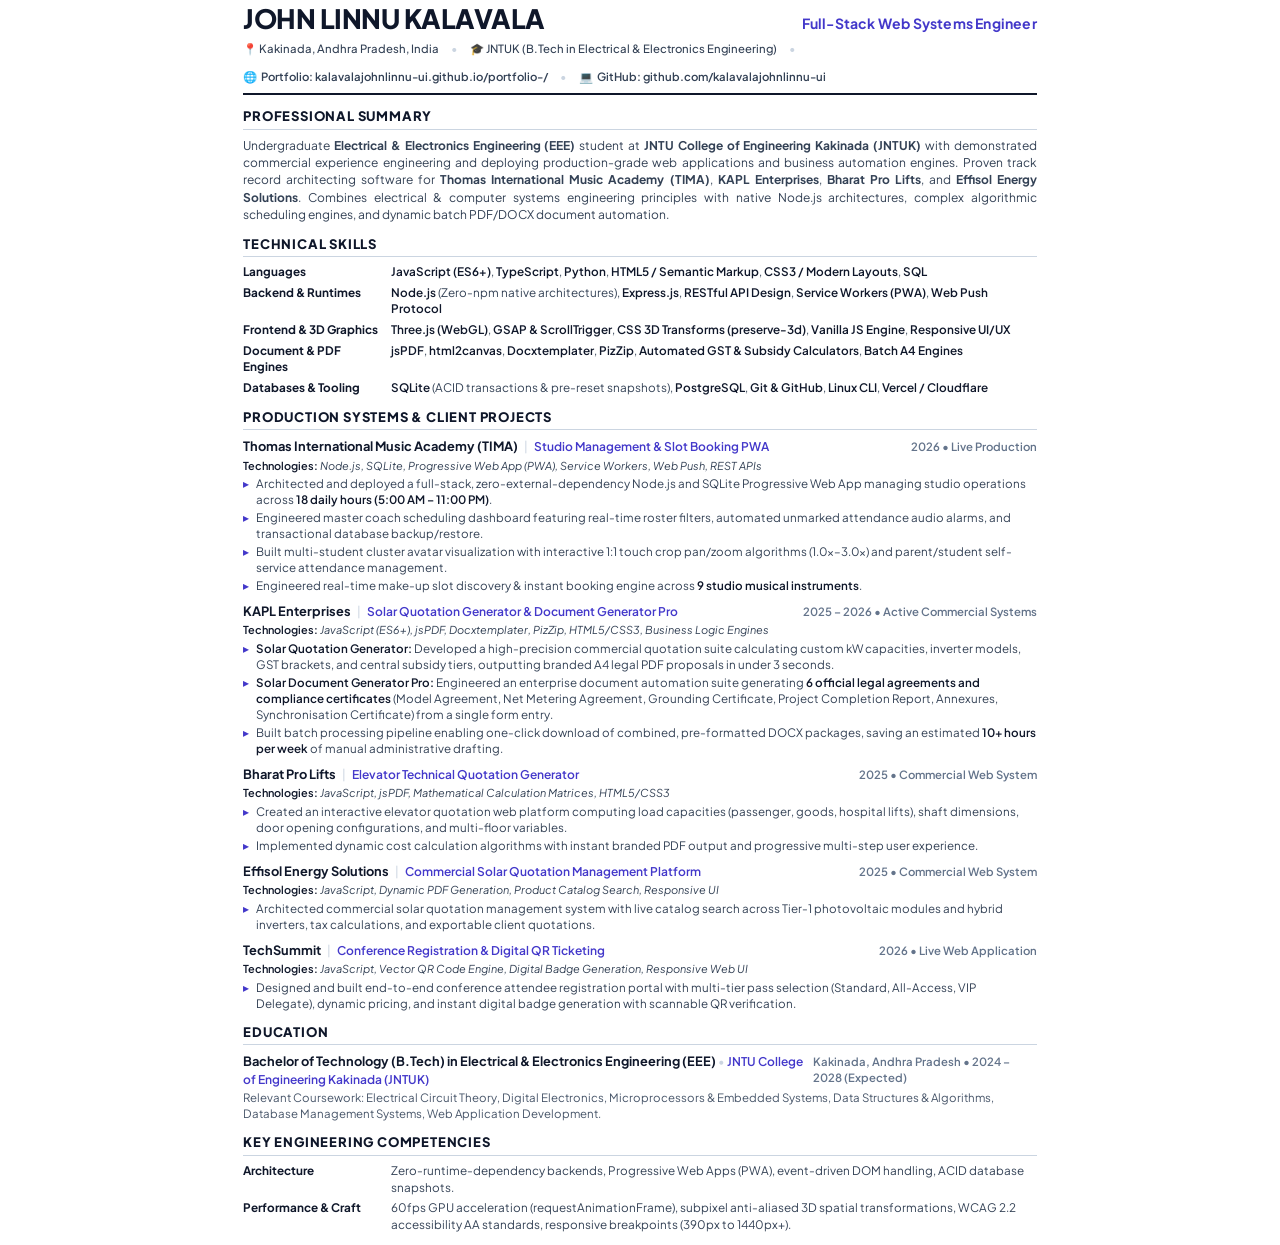
<file: resume.html>
<!DOCTYPE html>
<html lang="en">
<head>
  <meta charset="UTF-8">
  <meta name="viewport" content="width=device-width, initial-scale=1.0">
  <title>John Linnu Kalavala — Resume</title>
  <link rel="preconnect" href="https://fonts.googleapis.com">
  <link rel="preconnect" href="https://fonts.gstatic.com" crossorigin>
  <link href="https://fonts.googleapis.com/css2?family=Plus+Jakarta+Sans:wght@400;500;600;700;800&family=JetBrains+Mono:wght@400;500&display=swap" rel="stylesheet">
  <style>
    @page {
      size: A4 portrait;
      margin: 10mm 14mm 10mm 14mm;
    }

    *, *::before, *::after {
      box-sizing: border-box;
      margin: 0;
      padding: 0;
    }

    body {
      font-family: 'Plus Jakarta Sans', -apple-system, BlinkMacSystemFont, 'Segoe UI', Roboto, sans-serif;
      color: #0f172a;
      background: #ffffff;
      line-height: 1.42;
      font-size: 9.2pt;
      -webkit-font-smoothing: antialiased;
      -webkit-print-color-adjust: exact;
      print-color-adjust: exact;
    }

    .resume-container {
      max-width: 210mm;
      margin: 0 auto;
      padding: 0;
    }

    /* ── HEADER ── */
    header {
      border-bottom: 2px solid #0f172a;
      padding-bottom: 8px;
      margin-bottom: 12px;
    }

    .header-top {
      display: flex;
      justify-content: space-between;
      align-items: baseline;
      margin-bottom: 3px;
    }

    .candidate-name {
      font-size: 20pt;
      font-weight: 800;
      letter-spacing: -0.5px;
      color: #0f172a;
      text-transform: uppercase;
    }

    .candidate-title {
      font-size: 10.5pt;
      font-weight: 700;
      color: #4338ca;
      letter-spacing: 0.2px;
    }

    .contact-bar {
      display: flex;
      flex-wrap: wrap;
      gap: 12px;
      font-size: 8.5pt;
      color: #334155;
      font-weight: 500;
    }

    .contact-item {
      display: inline-flex;
      align-items: center;
      gap: 4px;
    }

    .contact-item a {
      color: #334155;
      text-decoration: none;
      font-weight: 600;
    }

    .contact-item a:hover {
      color: #4338ca;
      text-decoration: underline;
    }

    .contact-sep {
      color: #cbd5e1;
    }

    /* ── SECTIONS ── */
    section {
      margin-bottom: 11px;
    }

    .section-title {
      font-size: 9.8pt;
      font-weight: 800;
      text-transform: uppercase;
      letter-spacing: 0.8px;
      color: #0f172a;
      border-bottom: 1px solid #cbd5e1;
      padding-bottom: 3px;
      margin-bottom: 7px;
      display: flex;
      justify-content: space-between;
      align-items: center;
    }

    /* ── SUMMARY ── */
    .summary-text {
      font-size: 9pt;
      color: #334155;
      line-height: 1.45;
      text-align: justify;
    }

    /* ── SKILLS TABLE ── */
    .skills-grid {
      display: grid;
      grid-template-columns: 140px 1fr;
      row-gap: 4px;
      column-gap: 8px;
      font-size: 8.8pt;
    }

    .skill-cat {
      font-weight: 700;
      color: #0f172a;
    }

    .skill-items {
      color: #334155;
    }

    .skill-items strong {
      color: #0f172a;
      font-weight: 600;
    }

    /* ── EXPERIENCE & PROJECTS ── */
    .item-block {
      margin-bottom: 8px;
    }

    .item-block:last-child {
      margin-bottom: 0;
    }

    .item-header {
      display: flex;
      justify-content: space-between;
      align-items: baseline;
      margin-bottom: 2px;
    }

    .item-title-wrap {
      display: flex;
      align-items: baseline;
      gap: 6px;
    }

    .item-title {
      font-size: 9.6pt;
      font-weight: 700;
      color: #0f172a;
    }

    .item-client {
      font-size: 9pt;
      font-weight: 600;
      color: #4338ca;
    }

    .item-meta {
      font-size: 8.5pt;
      font-weight: 600;
      color: #64748b;
      white-space: nowrap;
    }

    .item-tech-stack {
      font-family: inherit;
      font-style: italic;
      font-size: 8.2pt;
      color: #334155;
      margin-bottom: 3px;
    }

    .item-tech-stack strong {
      font-style: normal;
      font-weight: 600;
      color: #0f172a;
    }

    ul.bullet-list {
      list-style-type: none;
      padding-left: 0;
    }

    ul.bullet-list li {
      position: relative;
      padding-left: 13px;
      font-size: 8.7pt;
      color: #334155;
      line-height: 1.38;
      margin-bottom: 2px;
    }

    ul.bullet-list li::before {
      content: "▸";
      position: absolute;
      left: 0;
      top: 0;
      color: #4338ca;
      font-size: 9pt;
      line-height: 1.38;
    }

    ul.bullet-list li strong {
      color: #0f172a;
      font-weight: 600;
    }

    /* ── EDUCATION ── */
    .edu-block {
      display: flex;
      justify-content: space-between;
      align-items: baseline;
      margin-bottom: 2px;
    }

    .edu-degree {
      font-size: 9.6pt;
      font-weight: 700;
      color: #0f172a;
    }

    .edu-school {
      font-size: 9pt;
      font-weight: 600;
      color: #4338ca;
    }

    .edu-meta {
      font-size: 8.5pt;
      font-weight: 600;
      color: #64748b;
    }

    .edu-notes {
      font-size: 8.6pt;
      color: #475569;
      margin-top: 1px;
    }

    /* ── BADGES & FOOTER ── */
    .ats-badge {
      font-size: 7.5pt;
      font-weight: 600;
      color: #059669;
      background: #ecfdf5;
      padding: 1px 6px;
      border-radius: 9999px;
      border: 1px solid #a7f3d0;
    }
  </style>
</head>
<body>
  <div class="resume-container">
    
    <!-- ══════════ HEADER ══════════ -->
    <header>
      <div class="header-top">
        <h1 class="candidate-name">John Linnu Kalavala</h1>
        <div class="candidate-title">Full-Stack Web Systems Engineer</div>
      </div>
      <div class="contact-bar">
        <span class="contact-item">📍 Kakinada, Andhra Pradesh, India</span>
        <span class="contact-sep">•</span>
        <span class="contact-item">🎓 JNTUK (B.Tech in Electrical &amp; Electronics Engineering)</span>
        <span class="contact-sep">•</span>
        <span class="contact-item">🌐 <a href="https://kalavalajohnlinnu-ui.github.io/portfolio-/" target="_blank">Portfolio: kalavalajohnlinnu-ui.github.io/portfolio-/</a></span>
        <span class="contact-sep">•</span>
        <span class="contact-item">💻 <a href="https://github.com/kalavalajohnlinnu-ui" target="_blank">GitHub: github.com/kalavalajohnlinnu-ui</a></span>
      </div>
    </header>

    <!-- ══════════ EXECUTIVE SUMMARY ══════════ -->
    <section>
      <h2 class="section-title">Professional Summary</h2>
      <p class="summary-text">
        Undergraduate <strong>Electrical &amp; Electronics Engineering (EEE)</strong> student at <strong>JNTU College of Engineering Kakinada (JNTUK)</strong> with demonstrated commercial experience engineering and deploying production-grade web applications and business automation engines. Proven track record architecting software for <strong>Thomas International Music Academy (TIMA)</strong>, <strong>KAPL Enterprises</strong>, <strong>Bharat Pro Lifts</strong>, and <strong>Effisol Energy Solutions</strong>. Combines electrical &amp; computer systems engineering principles with native Node.js architectures, complex algorithmic scheduling engines, and dynamic batch PDF/DOCX document automation.
      </p>
    </section>

    <!-- ══════════ TECHNICAL SKILLS ══════════ -->
    <section>
      <h2 class="section-title">Technical Skills</h2>
      <div class="skills-grid">
        <div class="skill-cat">Languages</div>
        <div class="skill-items"><strong>JavaScript (ES6+)</strong>, <strong>TypeScript</strong>, <strong>Python</strong>, <strong>HTML5 / Semantic Markup</strong>, <strong>CSS3 / Modern Layouts</strong>, <strong>SQL</strong></div>

        <div class="skill-cat">Backend &amp; Runtimes</div>
        <div class="skill-items"><strong>Node.js</strong> (Zero-npm native architectures), <strong>Express.js</strong>, <strong>RESTful API Design</strong>, <strong>Service Workers (PWA)</strong>, <strong>Web Push Protocol</strong></div>

        <div class="skill-cat">Frontend &amp; 3D Graphics</div>
        <div class="skill-items"><strong>Three.js (WebGL)</strong>, <strong>GSAP &amp; ScrollTrigger</strong>, <strong>CSS 3D Transforms (preserve-3d)</strong>, <strong>Vanilla JS Engine</strong>, <strong>Responsive UI/UX</strong></div>

        <div class="skill-cat">Document &amp; PDF Engines</div>
        <div class="skill-items"><strong>jsPDF</strong>, <strong>html2canvas</strong>, <strong>Docxtemplater</strong>, <strong>PizZip</strong>, <strong>Automated GST &amp; Subsidy Calculators</strong>, <strong>Batch A4 Engines</strong></div>

        <div class="skill-cat">Databases &amp; Tooling</div>
        <div class="skill-items"><strong>SQLite</strong> (ACID transactions &amp; pre-reset snapshots), <strong>PostgreSQL</strong>, <strong>Git &amp; GitHub</strong>, <strong>Linux CLI</strong>, <strong>Vercel / Cloudflare</strong></div>
      </div>
    </section>

    <!-- ══════════ EXPERIENCE & PRODUCTION SYSTEMS ══════════ -->
    <section>
      <h2 class="section-title">Production Systems &amp; Client Projects</h2>

      <!-- TIMA -->
      <div class="item-block">
        <div class="item-header">
          <div class="item-title-wrap">
            <span class="item-title">Thomas International Music Academy (TIMA)</span>
            <span class="contact-sep">|</span>
            <span class="item-client">Studio Management &amp; Slot Booking PWA</span>
          </div>
          <span class="item-meta">2026 • Live Production</span>
        </div>
        <div class="item-tech-stack">
          <strong>Technologies:</strong> Node.js, SQLite, Progressive Web App (PWA), Service Workers, Web Push, REST APIs
        </div>
        <ul class="bullet-list">
          <li>Architected and deployed a full-stack, zero-external-dependency Node.js and SQLite Progressive Web App managing studio operations across <strong>18 daily hours (5:00 AM – 11:00 PM)</strong>.</li>
          <li>Engineered master coach scheduling dashboard featuring real-time roster filters, automated unmarked attendance audio alarms, and transactional database backup/restore.</li>
          <li>Built multi-student cluster avatar visualization with interactive 1:1 touch crop pan/zoom algorithms (1.0x–3.0x) and parent/student self-service attendance management.</li>
          <li>Engineered real-time make-up slot discovery &amp; instant booking engine across <strong>9 studio musical instruments</strong>.</li>
        </ul>
      </div>

      <!-- KAPL Quotation & Document Suite -->
      <div class="item-block">
        <div class="item-header">
          <div class="item-title-wrap">
            <span class="item-title">KAPL Enterprises</span>
            <span class="contact-sep">|</span>
            <span class="item-client">Solar Quotation Generator &amp; Document Generator Pro</span>
          </div>
          <span class="item-meta">2025 – 2026 • Active Commercial Systems</span>
        </div>
        <div class="item-tech-stack">
          <strong>Technologies:</strong> JavaScript (ES6+), jsPDF, Docxtemplater, PizZip, HTML5/CSS3, Business Logic Engines
        </div>
        <ul class="bullet-list">
          <li><strong>Solar Quotation Generator:</strong> Developed a high-precision commercial quotation suite calculating custom kW capacities, inverter models, GST brackets, and central subsidy tiers, outputting branded A4 legal PDF proposals in under 3 seconds.</li>
          <li><strong>Solar Document Generator Pro:</strong> Engineered an enterprise document automation suite generating <strong>6 official legal agreements and compliance certificates</strong> (Model Agreement, Net Metering Agreement, Grounding Certificate, Project Completion Report, Annexures, Synchronisation Certificate) from a single form entry.</li>
          <li>Built batch processing pipeline enabling one-click download of combined, pre-formatted DOCX packages, saving an estimated <strong>10+ hours per week</strong> of manual administrative drafting.</li>
        </ul>
      </div>

      <!-- Bharat Pro Lifts -->
      <div class="item-block">
        <div class="item-header">
          <div class="item-title-wrap">
            <span class="item-title">Bharat Pro Lifts</span>
            <span class="contact-sep">|</span>
            <span class="item-client">Elevator Technical Quotation Generator</span>
          </div>
          <span class="item-meta">2025 • Commercial Web System</span>
        </div>
        <div class="item-tech-stack">
          <strong>Technologies:</strong> JavaScript, jsPDF, Mathematical Calculation Matrices, HTML5/CSS3
        </div>
        <ul class="bullet-list">
          <li>Created an interactive elevator quotation web platform computing load capacities (passenger, goods, hospital lifts), shaft dimensions, door opening configurations, and multi-floor variables.</li>
          <li>Implemented dynamic cost calculation algorithms with instant branded PDF output and progressive multi-step user experience.</li>
        </ul>
      </div>

      <!-- Effisol Energy Solutions -->
      <div class="item-block">
        <div class="item-header">
          <div class="item-title-wrap">
            <span class="item-title">Effisol Energy Solutions</span>
            <span class="contact-sep">|</span>
            <span class="item-client">Commercial Solar Quotation Management Platform</span>
          </div>
          <span class="item-meta">2025 • Commercial Web System</span>
        </div>
        <div class="item-tech-stack">
          <strong>Technologies:</strong> JavaScript, Dynamic PDF Generation, Product Catalog Search, Responsive UI
        </div>
        <ul class="bullet-list">
          <li>Architected commercial solar quotation management system with live catalog search across Tier-1 photovoltaic modules and hybrid inverters, tax calculations, and exportable client quotations.</li>
        </ul>
      </div>

      <!-- TechSummit -->
      <div class="item-block">
        <div class="item-header">
          <div class="item-title-wrap">
            <span class="item-title">TechSummit</span>
            <span class="contact-sep">|</span>
            <span class="item-client">Conference Registration &amp; Digital QR Ticketing</span>
          </div>
          <span class="item-meta">2026 • Live Web Application</span>
        </div>
        <div class="item-tech-stack">
          <strong>Technologies:</strong> JavaScript, Vector QR Code Engine, Digital Badge Generation, Responsive Web UI
        </div>
        <ul class="bullet-list">
          <li>Designed and built end-to-end conference attendee registration portal with multi-tier pass selection (Standard, All-Access, VIP Delegate), dynamic pricing, and instant digital badge generation with scannable QR verification.</li>
        </ul>
      </div>
    </section>

    <!-- ══════════ EDUCATION ══════════ -->
    <section>
      <h2 class="section-title">Education</h2>
      <div class="edu-block">
        <div>
          <span class="edu-degree">Bachelor of Technology (B.Tech) in Electrical &amp; Electronics Engineering (EEE)</span>
          <span class="contact-sep">•</span>
          <span class="edu-school">JNTU College of Engineering Kakinada (JNTUK)</span>
        </div>
        <span class="edu-meta">Kakinada, Andhra Pradesh • 2024 – 2028 (Expected)</span>
      </div>
      <p class="edu-notes">
        Relevant Coursework: Electrical Circuit Theory, Digital Electronics, Microprocessors &amp; Embedded Systems, Data Structures &amp; Algorithms, Database Management Systems, Web Application Development.
      </p>
    </section>

    <!-- ══════════ CORE COMPETENCIES ══════════ -->
    <section>
      <h2 class="section-title">Key Engineering Competencies</h2>
      <div class="skills-grid">
        <div class="skill-cat">Architecture</div>
        <div class="skill-items">Zero-runtime-dependency backends, Progressive Web Apps (PWA), event-driven DOM handling, ACID database snapshots.</div>

        <div class="skill-cat">Performance &amp; Craft</div>
        <div class="skill-items">60fps GPU acceleration (requestAnimationFrame), subpixel anti-aliased 3D spatial transformations, WCAG 2.2 accessibility AA standards, responsive breakpoints (390px to 1440px+).</div>
      </div>
    </section>

  </div>
</body>
</html>
</file>
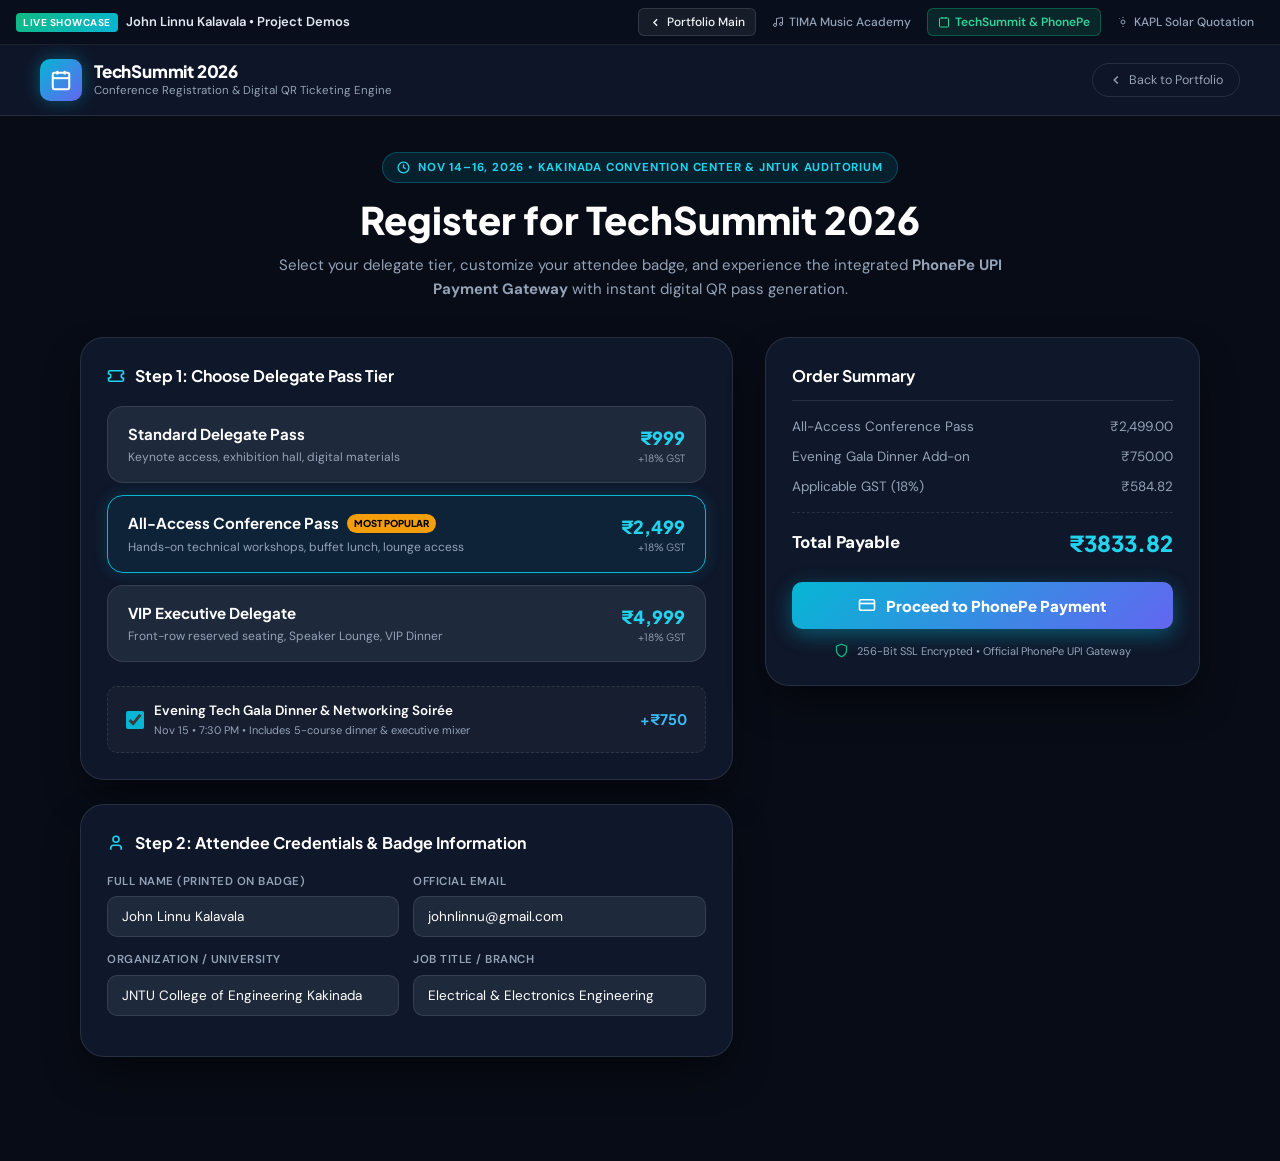
<file: techsummit-demo.html>
<!DOCTYPE html>
<html lang="en">
<head>
    <meta charset="UTF-8">
    <meta name="viewport" content="width=device-width, initial-scale=1.0">
    <title>TechSummit 2026 | Conference Registration & PhonePe Payment Gateway Demo</title>
    <link rel="preconnect" href="https://fonts.googleapis.com">
    <link rel="preconnect" href="https://fonts.gstatic.com" crossorigin>
    <link href="https://fonts.googleapis.com/css2?family=Plus+Jakarta+Sans:wght@400;500;600;700;800&family=DM+Sans:wght@400;500;600;700&display=swap" rel="stylesheet">
    <style>
        :root {
            --bg-dark: #080c16;
            --surface-dark: #0f172a;
            --surface-card: #1e293b;
            --surface-border: rgba(255, 255, 255, 0.1);
            --text-light: #f8fafc;
            --text-secondary: #94a3b8;
            --accent-cyan: #06b6d4;
            --accent-emerald: #10b981;
            --accent-indigo: #6366f1;
            --phonepe-purple: #5f259f;
            --phonepe-dark: #441775;
            --phonepe-accent: #6739b7;
            --radius-md: 10px;
            --radius-lg: 16px;
            --radius-xl: 24px;
            --shadow-lg: 0 20px 40px -10px rgba(0, 0, 0, 0.6);
            --shadow-phonepe: 0 10px 30px rgba(95, 37, 159, 0.35);
            --font-heading: 'Plus Jakarta Sans', sans-serif;
            --font-body: 'DM Sans', sans-serif;
        }

        * {
            box-sizing: border-box;
            margin: 0;
            padding: 0;
        }

        body {
            font-family: var(--font-body);
            background-color: var(--bg-dark);
            color: var(--text-light);
            line-height: 1.5;
            min-height: 100vh;
            display: flex;
            flex-direction: column;
            overflow-x: hidden;
            -webkit-font-smoothing: antialiased;
        }

        /* ── Header ── */
        .conf-header {
            background: rgba(15, 23, 42, 0.95);
            backdrop-filter: blur(16px);
            -webkit-backdrop-filter: blur(16px);
            border-bottom: 1px solid var(--surface-border);
            position: sticky;
            top: 0;
            z-index: 50;
            padding: 14px 24px;
        }

        .header-inner {
            max-width: 1200px;
            margin: 0 auto;
            display: flex;
            align-items: center;
            justify-content: space-between;
            gap: 16px;
        }

        .conf-brand {
            display: flex;
            align-items: center;
            gap: 12px;
            text-decoration: none;
        }

        .conf-logo {
            width: 42px;
            height: 42px;
            border-radius: var(--radius-md);
            background: linear-gradient(135deg, #06b6d4 0%, #6366f1 100%);
            display: flex;
            align-items: center;
            justify-content: center;
            color: #ffffff;
            box-shadow: 0 0 18px rgba(6, 182, 212, 0.4);
        }

        .conf-title h1 {
            font-family: var(--font-heading);
            font-size: 17px;
            font-weight: 800;
            color: #ffffff;
            letter-spacing: -0.2px;
            line-height: 1.2;
        }

        .conf-title p {
            font-size: 11.5px;
            color: var(--text-secondary);
        }

        .btn-back-portfolio {
            display: inline-flex;
            align-items: center;
            gap: 6px;
            font-size: 12.5px;
            color: var(--text-secondary);
            text-decoration: none;
            padding: 7px 16px;
            border-radius: 100px;
            border: 1px solid var(--surface-border);
            transition: all 0.2s ease;
        }

        .btn-back-portfolio:hover {
            color: #ffffff;
            border-color: rgba(255, 255, 255, 0.3);
            background: rgba(255, 255, 255, 0.05);
        }

        /* ── Main Layout ── */
        .conf-container {
            max-width: 1160px;
            margin: 0 auto;
            padding: 36px 20px 80px;
            width: 100%;
            flex: 1;
        }

        .hero-banner {
            text-align: center;
            max-width: 780px;
            margin: 0 auto 36px;
        }

        .hero-badge {
            display: inline-flex;
            align-items: center;
            gap: 8px;
            padding: 6px 14px;
            background: rgba(6, 182, 212, 0.12);
            border: 1px solid rgba(6, 182, 212, 0.3);
            color: #22d3ee;
            font-size: 11.5px;
            font-weight: 700;
            border-radius: 100px;
            text-transform: uppercase;
            letter-spacing: 0.8px;
            margin-bottom: 14px;
        }

        .hero-banner h2 {
            font-family: var(--font-heading);
            font-size: clamp(26px, 4.5vw, 38px);
            font-weight: 800;
            color: #ffffff;
            line-height: 1.2;
            margin-bottom: 10px;
        }

        .hero-banner p {
            font-size: 15px;
            color: var(--text-secondary);
            line-height: 1.6;
        }

        /* ── Grid Layout ── */
        .booking-grid {
            display: grid;
            grid-template-columns: 1.2fr 0.8fr;
            gap: 32px;
            align-items: start;
        }

        @media (max-width: 900px) {
            .booking-grid {
                grid-template-columns: 1fr;
            }
        }

        /* ── Ticket Passes Selection ── */
        .card-box {
            background: var(--surface-dark);
            border: 1px solid var(--surface-border);
            border-radius: var(--radius-xl);
            padding: 26px;
            box-shadow: var(--shadow-lg);
            margin-bottom: 24px;
        }

        .box-title {
            font-family: var(--font-heading);
            font-size: 16px;
            font-weight: 700;
            color: #ffffff;
            margin-bottom: 18px;
            display: flex;
            align-items: center;
            gap: 10px;
        }

        .tier-options {
            display: flex;
            flex-direction: column;
            gap: 12px;
            margin-bottom: 24px;
        }

        .tier-card {
            background: var(--surface-card);
            border: 1.5px solid var(--surface-border);
            border-radius: var(--radius-lg);
            padding: 16px 20px;
            cursor: pointer;
            transition: all 0.25s ease;
            display: flex;
            align-items: center;
            justify-content: space-between;
            position: relative;
        }

        .tier-card:hover {
            border-color: rgba(6, 182, 212, 0.4);
            transform: translateY(-2px);
        }

        .tier-card.selected {
            border-color: var(--accent-cyan);
            background: rgba(6, 182, 212, 0.08);
            box-shadow: 0 0 16px rgba(6, 182, 212, 0.2);
        }

        .tier-info h4 {
            font-family: var(--font-heading);
            font-size: 15px;
            font-weight: 700;
            color: #ffffff;
            display: flex;
            align-items: center;
            gap: 8px;
        }

        .tier-popular-tag {
            font-size: 9.5px;
            font-weight: 800;
            padding: 2px 7px;
            border-radius: 100px;
            background: #f59e0b;
            color: #000;
            text-transform: uppercase;
        }

        .tier-desc {
            font-size: 12px;
            color: var(--text-secondary);
            margin-top: 3px;
        }

        .tier-price {
            font-family: var(--font-heading);
            font-size: 18px;
            font-weight: 800;
            color: #22d3ee;
            text-align: right;
            white-space: nowrap;
        }

        .tier-gst {
            font-size: 10px;
            color: var(--text-secondary);
            font-weight: normal;
        }

        /* Add-ons Checkbox */
        .addon-box {
            background: rgba(255, 255, 255, 0.03);
            border: 1px dashed var(--surface-border);
            border-radius: var(--radius-md);
            padding: 14px 18px;
            display: flex;
            align-items: center;
            justify-content: space-between;
            gap: 12px;
            cursor: pointer;
        }

        .addon-left {
            display: flex;
            align-items: center;
            gap: 10px;
        }

        .addon-left input {
            width: 18px;
            height: 18px;
            accent-color: var(--accent-cyan);
            cursor: pointer;
        }

        .addon-title {
            font-size: 13.5px;
            font-weight: 600;
            color: #ffffff;
        }

        .addon-sub {
            font-size: 11px;
            color: var(--text-secondary);
        }

        .addon-price {
            font-family: var(--font-heading);
            font-size: 14.5px;
            font-weight: 700;
            color: #38bdf8;
        }

        /* ── Form Inputs ── */
        .form-row {
            display: grid;
            grid-template-columns: 1fr 1fr;
            gap: 14px;
            margin-bottom: 14px;
        }

        @media (max-width: 600px) {
            .form-row {
                grid-template-columns: 1fr;
            }
        }

        .form-field {
            display: flex;
            flex-direction: column;
            gap: 6px;
        }

        .form-field label {
            font-size: 11.5px;
            font-weight: 600;
            color: var(--text-secondary);
            text-transform: uppercase;
            letter-spacing: 0.5px;
        }

        .form-field input {
            background: var(--surface-card);
            border: 1px solid var(--surface-border);
            border-radius: var(--radius-md);
            padding: 11px 14px;
            color: #ffffff;
            font-family: var(--font-body);
            font-size: 13.5px;
            outline: none;
            transition: all 0.2s;
        }

        .form-field input:focus {
            border-color: var(--accent-cyan);
            box-shadow: 0 0 0 2px rgba(6, 182, 212, 0.25);
        }

        /* ── Summary & Checkout Sidebar ── */
        .summary-card {
            background: var(--surface-dark);
            border: 1px solid var(--surface-border);
            border-radius: var(--radius-xl);
            padding: 26px;
            box-shadow: var(--shadow-lg);
            position: sticky;
            top: 86px;
        }

        .summary-header {
            font-family: var(--font-heading);
            font-size: 16px;
            font-weight: 700;
            color: #ffffff;
            margin-bottom: 16px;
            padding-bottom: 12px;
            border-bottom: 1px solid var(--surface-border);
        }

        .summary-row {
            display: flex;
            justify-content: space-between;
            align-items: center;
            font-size: 13.5px;
            color: var(--text-secondary);
            margin-bottom: 10px;
        }

        .summary-row.total-row {
            border-top: 1px dashed var(--surface-border);
            padding-top: 14px;
            margin-top: 14px;
            font-size: 17px;
            font-weight: 800;
            color: #ffffff;
        }

        .summary-row.total-row .amount {
            color: #22d3ee;
            font-size: 22px;
            font-family: var(--font-heading);
        }

        .btn-checkout {
            width: 100%;
            padding: 14px;
            border-radius: var(--radius-md);
            background: linear-gradient(135deg, #06b6d4 0%, #6366f1 100%);
            border: none;
            color: #ffffff;
            font-family: var(--font-heading);
            font-size: 15px;
            font-weight: 800;
            cursor: pointer;
            display: flex;
            align-items: center;
            justify-content: center;
            gap: 10px;
            margin-top: 22px;
            box-shadow: 0 6px 20px rgba(6, 182, 212, 0.4);
            transition: all 0.25s ease;
        }

        .btn-checkout:hover {
            transform: translateY(-2px);
            box-shadow: 0 10px 28px rgba(6, 182, 212, 0.55);
        }

        .trust-guarantee {
            display: flex;
            align-items: center;
            justify-content: center;
            gap: 8px;
            font-size: 11px;
            color: var(--text-secondary);
            margin-top: 14px;
            text-align: center;
        }

        .trust-guarantee svg {
            color: #10b981;
        }

        /* ═════════════════════════════════════════════════════════════
           PHONEPE PAYMENT GATEWAY MODAL
           ═════════════════════════════════════════════════════════════ */
        .gateway-modal-overlay {
            position: fixed;
            top: 0;
            left: 0;
            width: 100vw;
            height: 100vh;
            background: rgba(0, 0, 0, 0.85);
            backdrop-filter: blur(12px);
            -webkit-backdrop-filter: blur(12px);
            z-index: 1000;
            display: none;
            align-items: center;
            justify-content: center;
            padding: 20px;
        }

        .gateway-modal-overlay.active {
            display: flex;
        }

        .phonepe-card {
            background: #ffffff;
            color: #1a1a2e;
            border-radius: var(--radius-xl);
            width: 100%;
            max-width: 440px;
            box-shadow: 0 30px 70px rgba(0, 0, 0, 0.7), var(--shadow-phonepe);
            overflow: hidden;
            animation: phonepeIn 0.35s cubic-bezier(0.16, 1, 0.3, 1);
        }

        @keyframes phonepeIn {
            from { opacity: 0; transform: scale(0.9) translateY(30px); }
            to { opacity: 1; transform: scale(1) translateY(0); }
        }

        .phonepe-header {
            background: linear-gradient(135deg, var(--phonepe-purple) 0%, var(--phonepe-dark) 100%);
            color: #ffffff;
            padding: 18px 24px;
            display: flex;
            align-items: center;
            justify-content: space-between;
        }

        .phonepe-brand-badge {
            display: flex;
            align-items: center;
            gap: 10px;
        }

        .phonepe-circle-logo {
            width: 34px;
            height: 34px;
            border-radius: 50%;
            background: #ffffff;
            display: flex;
            align-items: center;
            justify-content: center;
            color: var(--phonepe-purple);
            font-family: var(--font-heading);
            font-size: 18px;
            font-weight: 800;
        }

        .phonepe-title-text h3 {
            font-size: 15px;
            font-weight: 700;
            color: #ffffff;
            line-height: 1.2;
        }

        .phonepe-title-text p {
            font-size: 10.5px;
            color: rgba(255, 255, 255, 0.75);
        }

        .phonepe-close-btn {
            background: rgba(255, 255, 255, 0.15);
            border: none;
            color: #ffffff;
            width: 28px;
            height: 28px;
            border-radius: 50%;
            cursor: pointer;
            font-size: 16px;
            display: flex;
            align-items: center;
            justify-content: center;
            transition: background 0.2s;
        }

        .phonepe-close-btn:hover {
            background: rgba(255, 255, 255, 0.3);
        }

        .phonepe-amount-strip {
            background: #f8fafc;
            border-bottom: 1px solid #e2e8f0;
            padding: 12px 24px;
            display: flex;
            justify-content: space-between;
            align-items: center;
        }

        .merchant-name {
            font-size: 12.5px;
            font-weight: 600;
            color: #475569;
        }

        .merchant-amt {
            font-family: var(--font-heading);
            font-size: 20px;
            font-weight: 800;
            color: #0f172a;
        }

        .phonepe-body {
            padding: 24px;
            text-align: center;
        }

        /* QR Code Container with Scan Bar */
        .qr-card-wrap {
            position: relative;
            width: 210px;
            height: 210px;
            margin: 0 auto 16px;
            padding: 12px;
            background: #ffffff;
            border: 2px solid #e2e8f0;
            border-radius: var(--radius-lg);
            box-shadow: 0 4px 12px rgba(0, 0, 0, 0.05);
            overflow: hidden;
            display: flex;
            align-items: center;
            justify-content: center;
        }

        .qr-scan-line {
            position: absolute;
            top: 0;
            left: 0;
            width: 100%;
            height: 3px;
            background: linear-gradient(90deg, transparent, var(--phonepe-purple), transparent);
            box-shadow: 0 0 10px var(--phonepe-purple);
            animation: qrScan 2.4s ease-in-out infinite alternate;
        }

        @keyframes qrScan {
            0% { top: 10px; opacity: 0.8; }
            100% { top: 195px; opacity: 1; }
        }

        .qr-timer-pill {
            display: inline-flex;
            align-items: center;
            gap: 6px;
            padding: 4px 12px;
            background: #f1f5f9;
            border-radius: 100px;
            font-size: 11.5px;
            font-weight: 600;
            color: #475569;
            margin-bottom: 16px;
        }

        .qr-instructions {
            font-size: 12.5px;
            color: #64748b;
            margin-bottom: 18px;
            line-height: 1.5;
        }

        .btn-phonepe-pay {
            width: 100%;
            padding: 14px;
            background: var(--phonepe-purple);
            border: none;
            border-radius: var(--radius-md);
            color: #ffffff;
            font-family: var(--font-heading);
            font-size: 15px;
            font-weight: 700;
            cursor: pointer;
            display: flex;
            align-items: center;
            justify-content: center;
            gap: 8px;
            box-shadow: 0 6px 18px rgba(95, 37, 159, 0.35);
            transition: all 0.2s ease;
        }

        .btn-phonepe-pay:hover {
            background: var(--phonepe-dark);
            transform: translateY(-1px);
        }

        /* Processing State */
        .phonepe-processing {
            display: none;
            padding: 40px 20px;
            text-align: center;
        }

        .spinner-phonepe {
            width: 52px;
            height: 52px;
            border: 4px solid #e2e8f0;
            border-top-color: var(--phonepe-purple);
            border-radius: 50%;
            margin: 0 auto 20px;
            animation: spin 0.9s linear infinite;
        }

        @keyframes spin {
            to { transform: rotate(360deg); }
        }

        .processing-title {
            font-family: var(--font-heading);
            font-size: 17px;
            font-weight: 700;
            color: #0f172a;
            margin-bottom: 6px;
        }

        .processing-sub {
            font-size: 13px;
            color: #64748b;
        }

        /* ═════════════════════════════════════════════════════════════
           DIGITAL E-TICKET & BADGE (POST-PAYMENT)
           ═════════════════════════════════════════════════════════════ */
        .ticket-modal-overlay {
            position: fixed;
            top: 0;
            left: 0;
            width: 100vw;
            height: 100vh;
            background: rgba(0, 0, 0, 0.88);
            backdrop-filter: blur(14px);
            -webkit-backdrop-filter: blur(14px);
            z-index: 1010;
            display: none;
            align-items: center;
            justify-content: center;
            padding: 20px;
        }

        .ticket-modal-overlay.active {
            display: flex;
        }

        .digital-ticket-card {
            background: linear-gradient(145deg, #0f172a 0%, #1e1b4b 100%);
            border: 2px solid rgba(6, 182, 212, 0.4);
            border-radius: var(--radius-xl);
            width: 100%;
            max-width: 480px;
            box-shadow: 0 30px 80px rgba(0, 0, 0, 0.8), 0 0 35px rgba(6, 182, 212, 0.3);
            overflow: hidden;
            animation: phonepeIn 0.4s cubic-bezier(0.16, 1, 0.3, 1);
            position: relative;
        }

        .ticket-hologram-strip {
            height: 6px;
            background: linear-gradient(90deg, #06b6d4, #8b5cf6, #ec4899, #f59e0b, #10b981, #06b6d4);
            background-size: 200% auto;
            animation: holoShift 4s linear infinite;
        }

        @keyframes holoShift {
            to { background-position: 200% center; }
        }

        .ticket-header {
            padding: 20px 24px;
            display: flex;
            justify-content: space-between;
            align-items: center;
            border-bottom: 1px dashed rgba(255, 255, 255, 0.15);
        }

        .ticket-event-brand h4 {
            font-family: var(--font-heading);
            font-size: 16px;
            font-weight: 800;
            color: #ffffff;
            letter-spacing: 0.5px;
        }

        .ticket-event-brand p {
            font-size: 11.5px;
            color: #38bdf8;
        }

        .ticket-tier-badge {
            padding: 4px 12px;
            border-radius: 100px;
            background: rgba(6, 182, 212, 0.15);
            border: 1px solid #06b6d4;
            color: #22d3ee;
            font-size: 11px;
            font-weight: 800;
            text-transform: uppercase;
            letter-spacing: 0.8px;
        }

        .ticket-body {
            padding: 24px;
            display: flex;
            flex-direction: column;
            gap: 16px;
        }

        .ticket-attendee-info {
            background: rgba(255, 255, 255, 0.04);
            border-radius: var(--radius-md);
            padding: 14px 18px;
            border: 1px solid rgba(255, 255, 255, 0.08);
        }

        .ticket-label {
            font-size: 10px;
            font-weight: 700;
            color: var(--text-secondary);
            text-transform: uppercase;
            letter-spacing: 0.8px;
        }

        .ticket-attendee-name {
            font-family: var(--font-heading);
            font-size: 20px;
            font-weight: 800;
            color: #ffffff;
            margin: 2px 0;
        }

        .ticket-attendee-sub {
            font-size: 12.5px;
            color: #94a3b8;
        }

        .ticket-details-grid {
            display: grid;
            grid-template-columns: 1fr 1fr;
            gap: 12px;
        }

        .ticket-detail-item {
            background: rgba(255, 255, 255, 0.03);
            border-radius: var(--radius-md);
            padding: 10px 14px;
            border: 1px solid rgba(255, 255, 255, 0.06);
        }

        .ticket-detail-val {
            font-family: var(--font-heading);
            font-size: 13.5px;
            font-weight: 700;
            color: #ffffff;
            margin-top: 2px;
        }

        /* Scannable QR */
        .ticket-qr-center {
            text-align: center;
            background: #ffffff;
            border-radius: var(--radius-lg);
            padding: 16px;
            margin: 4px auto;
            width: fit-content;
            box-shadow: 0 8px 24px rgba(0, 0, 0, 0.4);
        }

        .ticket-actions-bar {
            padding: 18px 24px;
            background: rgba(0, 0, 0, 0.25);
            border-top: 1px dashed rgba(255, 255, 255, 0.15);
            display: flex;
            gap: 12px;
        }

        .btn-ticket-action {
            flex: 1;
            padding: 11px;
            border-radius: var(--radius-md);
            font-family: var(--font-heading);
            font-size: 12.5px;
            font-weight: 700;
            border: none;
            cursor: pointer;
            display: flex;
            align-items: center;
            justify-content: center;
            gap: 6px;
            transition: all 0.2s;
        }

        .btn-download-pdf {
            background: var(--accent-cyan);
            color: #080c16;
        }

        .btn-download-pdf:hover {
            background: #22d3ee;
            box-shadow: 0 0 16px rgba(6, 182, 212, 0.4);
        }

        .btn-close-ticket {
            background: rgba(255, 255, 255, 0.08);
            color: #ffffff;
            border: 1px solid rgba(255, 255, 255, 0.15);
        }

        .btn-close-ticket:hover {
            background: rgba(255, 255, 255, 0.15);
        }

        /* Demo Hub Switcher Bar */
        .demo-hub-nav {
            background: rgba(10, 15, 29, 0.95);
            backdrop-filter: blur(12px);
            border-bottom: 1px solid rgba(255, 255, 255, 0.08);
            padding: 8px 16px;
            font-family: inherit;
            position: sticky;
            top: 0;
            z-index: 9999;
        }
        .demo-hub-container {
            max-width: 1400px;
            margin: 0 auto;
            display: flex;
            align-items: center;
            justify-content: space-between;
            gap: 12px;
            flex-wrap: wrap;
        }
        .demo-hub-brand {
            display: flex;
            align-items: center;
            gap: 8px;
            font-size: 13px;
            font-weight: 600;
            color: #e2e8f0;
            text-decoration: none;
        }
        .demo-hub-tag {
            background: linear-gradient(135deg, #10b981, #06b6d4);
            color: #ffffff;
            font-size: 10px;
            font-weight: 700;
            padding: 2px 7px;
            border-radius: 4px;
            text-transform: uppercase;
            letter-spacing: 0.05em;
        }
        .demo-hub-links {
            display: flex;
            align-items: center;
            gap: 6px;
            flex-wrap: wrap;
        }
        .demo-hub-link {
            color: #94a3b8;
            text-decoration: none;
            font-size: 12px;
            font-weight: 500;
            padding: 4px 10px;
            border-radius: 6px;
            transition: all 0.2s ease;
            display: inline-flex;
            align-items: center;
            gap: 5px;
        }
        .demo-hub-link:hover {
            color: #ffffff;
            background: rgba(255, 255, 255, 0.08);
        }
        .demo-hub-link.active {
            color: #34d399;
            background: rgba(16, 185, 129, 0.15);
            border: 1px solid rgba(16, 185, 129, 0.35);
            font-weight: 600;
        }
        .demo-hub-home-btn {
            color: #f1f5f9;
            background: rgba(255, 255, 255, 0.06);
            border: 1px solid rgba(255, 255, 255, 0.12);
        }
        .demo-hub-home-btn:hover {
            background: rgba(255, 255, 255, 0.12);
        }
    </style>
</head>
<body>

    <!-- Demo Showcase Switcher Hub -->
    <nav class="demo-hub-nav">
        <div class="demo-hub-container">
            <a href="index.html" class="demo-hub-brand">
                <span class="demo-hub-tag">Live Showcase</span>
                <span>John Linnu Kalavala &bull; Project Demos</span>
            </a>
            <div class="demo-hub-links">
                <a href="index.html" class="demo-hub-link demo-hub-home-btn">
                    <svg width="13" height="13" viewBox="0 0 24 24" fill="none" stroke="currentColor" stroke-width="2.5"><path d="m15 18-6-6 6-6"/></svg>
                    Portfolio Main
                </a>
                <a href="tima-demo.html" class="demo-hub-link">
                    <svg width="12" height="12" viewBox="0 0 24 24" fill="none" stroke="currentColor" stroke-width="2"><path d="M9 18V5l12-2v13"/><circle cx="6" cy="18" r="3"/><circle cx="18" cy="16" r="3"/></svg>
                    TIMA Music Academy
                </a>
                <a href="techsummit-demo.html" class="demo-hub-link active">
                    <svg width="12" height="12" viewBox="0 0 24 24" fill="none" stroke="currentColor" stroke-width="2"><rect width="18" height="18" x="3" y="4" rx="2" ry="2"/><line x1="16" x2="16" y1="2" y2="6"/><line x1="8" x2="8" y1="2" y2="6"/></svg>
                    TechSummit &amp; PhonePe
                </a>
                <a href="demo.html" class="demo-hub-link">
                    <svg width="12" height="12" viewBox="0 0 24 24" fill="none" stroke="currentColor" stroke-width="2"><circle cx="12" cy="12" r="4"/><path d="M12 2v2"/><path d="M12 20v2"/><path d="m4.93 4.93 1.41 1.41"/></svg>
                    KAPL Solar Quotation
                </a>
            </div>
        </div>
    </nav>

    <!-- Header Navigation -->
    <header class="conf-header">
        <div class="header-inner">
            <a href="index.html" class="conf-brand">
                <div class="conf-logo">
                    <svg width="22" height="22" viewBox="0 0 24 24" fill="none" stroke="currentColor" stroke-width="2.2"><rect width="18" height="18" x="3" y="4" rx="2" ry="2"/><line x1="16" x2="16" y1="2" y2="6"/><line x1="8" x2="8" y1="2" y2="6"/><line x1="3" x2="21" y1="10" y2="10"/></svg>
                </div>
                <div class="conf-title">
                    <h1>TechSummit 2026</h1>
                    <p>Conference Registration &amp; Digital QR Ticketing Engine</p>
                </div>
            </a>

            <a href="index.html" class="btn-back-portfolio">
                <svg width="14" height="14" viewBox="0 0 24 24" fill="none" stroke="currentColor" stroke-width="2.5"><path d="m15 18-6-6 6-6"/></svg>
                Back to Portfolio
            </a>
        </div>
    </header>

    <main class="conf-container">

        <!-- Hero Banner -->
        <section class="hero-banner">
            <div class="hero-badge">
                <svg width="13" height="13" viewBox="0 0 24 24" fill="none" stroke="currentColor" stroke-width="2.5"><circle cx="12" cy="12" r="10"/><polyline points="12 6 12 12 16 14"/></svg>
                Nov 14–16, 2026 &bull; Kakinada Convention Center &amp; JNTUK Auditorium
            </div>
            <h2>Register for TechSummit 2026</h2>
            <p>Select your delegate tier, customize your attendee badge, and experience the integrated <strong>PhonePe UPI Payment Gateway</strong> with instant digital QR pass generation.</p>
        </section>

        <!-- Booking & Registration Grid -->
        <div class="booking-grid">

            <!-- Left: Pass Selection & Attendee Form -->
            <div class="form-column">

                <!-- 1. Pass Selection -->
                <div class="card-box">
                    <div class="box-title">
                        <svg width="18" height="18" viewBox="0 0 24 24" fill="none" stroke="#22d3ee" stroke-width="2.2"><path d="M2 9a3 3 0 0 1 0 6v2a2 2 0 0 0 2 2h16a2 2 0 0 0 2-2v-2a3 3 0 0 1 0-6V7a2 2 0 0 0-2-2H4a2 2 0 0 0-2 2Z"/></svg>
                        Step 1: Choose Delegate Pass Tier
                    </div>

                    <div class="tier-options">
                        <!-- Standard -->
                        <div class="tier-card" data-tier="standard" data-price="999">
                            <div class="tier-info">
                                <h4>Standard Delegate Pass</h4>
                                <p class="tier-desc">Keynote access, exhibition hall, digital materials</p>
                            </div>
                            <div class="tier-price">
                                ₹999
                                <div class="tier-gst">+18% GST</div>
                            </div>
                        </div>

                        <!-- All-Access (Default Selected) -->
                        <div class="tier-card selected" data-tier="all-access" data-price="2499">
                            <div class="tier-info">
                                <h4>
                                    All-Access Conference Pass
                                    <span class="tier-popular-tag">Most Popular</span>
                                </h4>
                                <p class="tier-desc">Hands-on technical workshops, buffet lunch, lounge access</p>
                            </div>
                            <div class="tier-price">
                                ₹2,499
                                <div class="tier-gst">+18% GST</div>
                            </div>
                        </div>

                        <!-- VIP -->
                        <div class="tier-card" data-tier="vip" data-price="4999">
                            <div class="tier-info">
                                <h4>VIP Executive Delegate</h4>
                                <p class="tier-desc">Front-row reserved seating, Speaker Lounge, VIP Dinner</p>
                            </div>
                            <div class="tier-price">
                                ₹4,999
                                <div class="tier-gst">+18% GST</div>
                            </div>
                        </div>
                    </div>

                    <!-- Add-on: Evening Tech Gala -->
                    <div class="addon-box" id="addonBox">
                        <div class="addon-left">
                            <input type="checkbox" id="checkGala" checked>
                            <div>
                                <div class="addon-title">Evening Tech Gala Dinner &amp; Networking Soirée</div>
                                <div class="addon-sub">Nov 15 &bull; 7:30 PM &bull; Includes 5-course dinner &amp; executive mixer</div>
                            </div>
                        </div>
                        <div class="addon-price">+₹750</div>
                    </div>
                </div>

                <!-- 2. Attendee Profile -->
                <div class="card-box">
                    <div class="box-title">
                        <svg width="18" height="18" viewBox="0 0 24 24" fill="none" stroke="#22d3ee" stroke-width="2.2"><path d="M19 21v-2a4 4 0 0 0-4-4H9a4 4 0 0 0-4 4v2"/><circle cx="12" cy="7" r="4"/></svg>
                        Step 2: Attendee Credentials &amp; Badge Information
                    </div>

                    <div class="form-row">
                        <div class="form-field">
                            <label>Full Name (Printed on Badge)</label>
                            <input type="text" id="inpName" value="John Linnu Kalavala" placeholder="e.g. John Linnu Kalavala">
                        </div>
                        <div class="form-field">
                            <label>Official Email</label>
                            <input type="email" id="inpEmail" value="johnlinnu@gmail.com" placeholder="johnlinnu@gmail.com">
                        </div>
                    </div>

                    <div class="form-row">
                        <div class="form-field">
                            <label>Organization / University</label>
                            <input type="text" id="inpOrg" value="JNTU College of Engineering Kakinada" placeholder="e.g. JNTUK Kakinada">
                        </div>
                        <div class="form-field">
                            <label>Job Title / Branch</label>
                            <input type="text" id="inpRole" value="Electrical & Electronics Engineering" placeholder="e.g. Systems Engineer / EEE">
                        </div>
                    </div>
                </div>

            </div>

            <!-- Right: Order Summary & Checkout -->
            <div class="summary-column">
                <div class="summary-card">
                    <div class="summary-header">Order Summary</div>

                    <div class="summary-row">
                        <span id="sumTierName">All-Access Conference Pass</span>
                        <span id="sumTierPrice">₹2,499.00</span>
                    </div>

                    <div class="summary-row" id="sumAddonRow">
                        <span>Evening Gala Dinner Add-on</span>
                        <span>₹750.00</span>
                    </div>

                    <div class="summary-row">
                        <span>Applicable GST (18%)</span>
                        <span id="sumGstPrice">₹584.82</span>
                    </div>

                    <div class="summary-row total-row">
                        <span>Total Payable</span>
                        <span class="amount" id="sumTotalPrice">₹3,833.82</span>
                    </div>

                    <button class="btn-checkout" id="btnOpenGateway">
                        <svg width="18" height="18" viewBox="0 0 24 24" fill="none" stroke="currentColor" stroke-width="2.2"><rect width="20" height="14" x="2" y="5" rx="2"/><line x1="2" x2="22" y1="10" y2="10"/></svg>
                        Proceed to PhonePe Payment
                    </button>

                    <div class="trust-guarantee">
                        <svg width="15" height="15" viewBox="0 0 24 24" fill="none" stroke="currentColor" stroke-width="2"><path d="M12 22s8-4 8-10V5l-8-3-8 3v7c0 6 8 10 8 10z"/></svg>
                        256-Bit SSL Encrypted &bull; Official PhonePe UPI Gateway
                    </div>
                </div>
            </div>

        </div>

    </main>

    <!-- ═════════════════════════════════════════════════════════════
         PHONEPE PAYMENT GATEWAY MODAL
         ═════════════════════════════════════════════════════════════ -->
    <div class="gateway-modal-overlay" id="gatewayModal">
        <div class="phonepe-card">
            
            <!-- Gateway Header -->
            <div class="phonepe-header">
                <div class="phonepe-brand-badge">
                    <div class="phonepe-circle-logo">पे</div>
                    <div class="phonepe-title-text">
                        <h3>PhonePe Payment Gateway</h3>
                        <p>UPI 2.0 Verified &bull; Instant Authorization</p>
                    </div>
                </div>
                <button class="phonepe-close-btn" id="phonepeCloseBtn">&times;</button>
            </div>

            <!-- Amount Strip -->
            <div class="phonepe-amount-strip">
                <div>
                    <div class="merchant-name">Merchant: TechSummit 2026</div>
                    <div style="font-size: 11px; color: #64748b;">Order Ref: #TS-98421</div>
                </div>
                <div class="merchant-amt" id="phonepeModalAmount">₹3,833.82</div>
            </div>

            <!-- Gateway Body -->
            <div class="phonepe-body" id="phonepeDefaultBody">
                
                <div class="qr-timer-pill">
                    <svg width="12" height="12" viewBox="0 0 24 24" fill="none" stroke="currentColor" stroke-width="2"><circle cx="12" cy="12" r="10"/><polyline points="12 6 12 12 16 14"/></svg>
                    QR Expires in: <span id="qrTimer">04:58</span>
                </div>

                <!-- Realistic QR Container with Laser Scan Bar -->
                <div class="qr-card-wrap">
                    <div class="qr-scan-line"></div>
                    <!-- Vector QR Code representation -->
                    <svg width="180" height="180" viewBox="0 0 100 100" fill="#0f172a">
                        <!-- Corners -->
                        <rect x="5" y="5" width="28" height="28" rx="4" fill="none" stroke="#5f259f" stroke-width="5"/>
                        <rect x="12" y="12" width="14" height="14" rx="2" fill="#5f259f"/>

                        <rect x="67" y="5" width="28" height="28" rx="4" fill="none" stroke="#5f259f" stroke-width="5"/>
                        <rect x="74" y="12" width="14" height="14" rx="2" fill="#5f259f"/>

                        <rect x="5" y="67" width="28" height="28" rx="4" fill="none" stroke="#5f259f" stroke-width="5"/>
                        <rect x="12" y="74" width="14" height="14" rx="2" fill="#5f259f"/>

                        <!-- Center Data Pattern -->
                        <rect x="42" y="8" width="6" height="16" rx="1"/>
                        <rect x="52" y="16" width="8" height="8" rx="1"/>
                        <rect x="8" y="42" width="16" height="6" rx="1"/>
                        <rect x="28" y="42" width="8" height="8" rx="1"/>
                        <rect x="40" y="40" width="20" height="20" rx="3" fill="#5f259f"/>
                        <circle cx="50" cy="50" r="5" fill="#ffffff"/>
                        
                        <rect x="64" y="42" width="10" height="6" rx="1"/>
                        <rect x="78" y="42" width="14" height="8" rx="1"/>
                        <rect x="42" y="64" width="8" height="12" rx="1"/>
                        <rect x="54" y="72" width="16" height="8" rx="1"/>
                        <rect x="76" y="68" width="16" height="16" rx="2"/>
                        <rect x="80" y="72" width="8" height="8" fill="#ffffff"/>
                    </svg>
                </div>

                <p class="qr-instructions">
                    Scan using <strong>PhonePe</strong>, <strong>Google Pay</strong>, or any UPI App to approve payment instantly.
                </p>

                <!-- Action Button -->
                <button class="btn-phonepe-pay" id="btnSimulatePhonePe">
                    <svg width="18" height="18" viewBox="0 0 24 24" fill="currentColor"><path d="M12 2C6.48 2 2 6.48 2 12s4.48 10 10 10 10-4.48 10-10S17.52 2 12 2zm-2 15l-5-5 1.41-1.41L10 14.17l7.59-7.59L19 8l-9 9z"/></svg>
                    Simulate PhonePe Mobile Payment
                </button>
            </div>

            <!-- Processing Animation Body (Switched via JS) -->
            <div class="phonepe-processing" id="phonepeProcessingBody">
                <div class="spinner-phonepe"></div>
                <h4 class="processing-title" id="processingStatusText">Connecting to PhonePe UPI Gateway...</h4>
                <p class="processing-sub">Please approve request on your PhonePe mobile app. Do not refresh.</p>
            </div>

        </div>
    </div>

    <!-- ═════════════════════════════════════════════════════════════
         DIGITAL E-TICKET & BADGE (POST-PAYMENT)
         ═════════════════════════════════════════════════════════════ -->
    <div class="ticket-modal-overlay" id="ticketModal">
        <div class="digital-ticket-card">
            <div class="ticket-hologram-strip"></div>
            
            <div class="ticket-header">
                <div class="ticket-event-brand">
                    <h4>TechSummit 2026</h4>
                    <p>Official Digital Delegate E-Ticket</p>
                </div>
                <span class="ticket-tier-badge" id="ticketTierBadge">All-Access Pass</span>
            </div>

            <div class="ticket-body">
                <!-- Attendee Details -->
                <div class="ticket-attendee-info">
                    <div class="ticket-label">Delegate Name</div>
                    <div class="ticket-attendee-name" id="ticketName">John Linnu Kalavala</div>
                    <div class="ticket-attendee-sub" id="ticketSub">Electrical &amp; Electronics Engineering &bull; JNTUK Kakinada</div>
                </div>

                <!-- Event Details Grid -->
                <div class="ticket-details-grid">
                    <div class="ticket-detail-item">
                        <div class="ticket-label">Registration ID</div>
                        <div class="ticket-detail-val" id="ticketRegId">TS-2026-9842</div>
                    </div>
                    <div class="ticket-detail-item">
                        <div class="ticket-label">Dates</div>
                        <div class="ticket-detail-val">Nov 14–16, 2026</div>
                    </div>
                    <div class="ticket-detail-item">
                        <div class="ticket-label">Venue</div>
                        <div class="ticket-detail-val">JNTUK Auditorium, Kakinada</div>
                    </div>
                    <div class="ticket-detail-item">
                        <div class="ticket-label">Payment Status</div>
                        <div class="ticket-detail-val" style="color: #34d399;">PAID via PhonePe UPI</div>
                    </div>
                </div>

                <!-- Verified QR Code -->
                <div class="ticket-qr-center">
                    <svg width="150" height="150" viewBox="0 0 100 100" fill="#0f172a">
                        <!-- Corners -->
                        <rect x="5" y="5" width="28" height="28" rx="3" fill="none" stroke="#0891b2" stroke-width="5"/>
                        <rect x="12" y="12" width="14" height="14" rx="2" fill="#0891b2"/>
                        <rect x="67" y="5" width="28" height="28" rx="3" fill="none" stroke="#0891b2" stroke-width="5"/>
                        <rect x="74" y="12" width="14" height="14" rx="2" fill="#0891b2"/>
                        <rect x="5" y="67" width="28" height="28" rx="3" fill="none" stroke="#0891b2" stroke-width="5"/>
                        <rect x="12" y="74" width="14" height="14" rx="2" fill="#0891b2"/>
                        <!-- Center Pattern -->
                        <rect x="42" y="10" width="8" height="8" rx="1"/>
                        <rect x="54" y="12" width="6" height="14" rx="1"/>
                        <rect x="10" y="44" width="16" height="6" rx="1"/>
                        <rect x="38" y="38" width="24" height="24" rx="3" fill="#0891b2"/>
                        <circle cx="50" cy="50" r="5" fill="#ffffff"/>
                        <rect x="68" y="44" width="14" height="8" rx="1"/>
                        <rect x="42" y="70" width="10" height="14" rx="1"/>
                        <rect x="60" y="72" width="12" height="8" rx="1"/>
                        <rect x="78" y="72" width="12" height="12" rx="2"/>
                    </svg>
                    <div style="font-size: 10px; color: #475569; font-weight: 700; margin-top: 4px; letter-spacing: 0.5px;">SCAN TO VERIFY BADGE ENTRY</div>
                </div>
            </div>

            <!-- Actions Bar -->
            <div class="ticket-actions-bar">
                <button class="btn-ticket-action btn-download-pdf" onclick="alert('Digital E-Ticket pass PDF ready for download!')">
                    <svg width="15" height="15" viewBox="0 0 24 24" fill="none" stroke="currentColor" stroke-width="2.5"><path d="M21 15v4a2 2 0 0 1-2 2H5a2 2 0 0 1-2-2v-4"/><polyline points="7 10 12 15 17 10"/><line x1="12" y1="15" x2="12" y2="3"/></svg>
                    Download Pass (PDF)
                </button>
                <button class="btn-ticket-action btn-close-ticket" id="btnCloseTicket">
                    Close Pass
                </button>
            </div>
        </div>
    </div>

    <script>
        // Pricing Configuration
        let selectedTier = 'all-access';
        let tierPrice = 2499;
        let tierName = 'All-Access Conference Pass';
        let galaPrice = 750;
        let isGalaSelected = true;

        const tierCards = document.querySelectorAll('.tier-card');
        const checkGala = document.getElementById('checkGala');
        const addonBox = document.getElementById('addonBox');

        const sumTierName = document.getElementById('sumTierName');
        const sumTierPrice = document.getElementById('sumTierPrice');
        const sumAddonRow = document.getElementById('sumAddonRow');
        const sumGstPrice = document.getElementById('sumGstPrice');
        const sumTotalPrice = document.getElementById('sumTotalPrice');
        const phonepeModalAmount = document.getElementById('phonepeModalAmount');

        function updateTotals() {
            let subtotal = tierPrice;
            if (isGalaSelected) {
                subtotal += galaPrice;
                sumAddonRow.style.display = 'flex';
            } else {
                sumAddonRow.style.display = 'none';
            }

            const gst = subtotal * 0.18;
            const total = subtotal + gst;

            sumTierName.textContent = tierName;
            sumTierPrice.textContent = `₹${tierPrice.toLocaleString('en-IN')}.00`;
            sumGstPrice.textContent = `₹${gst.toFixed(2)}`;
            sumTotalPrice.textContent = `₹${total.toFixed(2)}`;
            phonepeModalAmount.textContent = `₹${total.toFixed(2)}`;
        }

        // Tier Click Selection
        tierCards.forEach(card => {
            card.addEventListener('click', () => {
                tierCards.forEach(c => c.classList.remove('selected'));
                card.classList.add('selected');
                selectedTier = card.getAttribute('data-tier');
                tierPrice = parseInt(card.getAttribute('data-price'), 10);
                
                if (selectedTier === 'standard') tierName = 'Standard Delegate Pass';
                if (selectedTier === 'all-access') tierName = 'All-Access Conference Pass';
                if (selectedTier === 'vip') tierName = 'VIP Executive Delegate Pass';

                updateTotals();
            });
        });

        // Gala Checkbox
        addonBox.addEventListener('click', (e) => {
            if (e.target !== checkGala) {
                checkGala.checked = !checkGala.checked;
            }
            isGalaSelected = checkGala.checked;
            updateTotals();
        });

        checkGala.addEventListener('change', () => {
            isGalaSelected = checkGala.checked;
            updateTotals();
        });

        // Gateway Modal
        const gatewayModal = document.getElementById('gatewayModal');
        const btnOpenGateway = document.getElementById('btnOpenGateway');
        const phonepeCloseBtn = document.getElementById('phonepeCloseBtn');
        const btnSimulatePhonePe = document.getElementById('btnSimulatePhonePe');
        const phonepeDefaultBody = document.getElementById('phonepeDefaultBody');
        const phonepeProcessingBody = document.getElementById('phonepeProcessingBody');
        const processingStatusText = document.getElementById('processingStatusText');

        // Ticket Modal
        const ticketModal = document.getElementById('ticketModal');
        const ticketName = document.getElementById('ticketName');
        const ticketSub = document.getElementById('ticketSub');
        const ticketTierBadge = document.getElementById('ticketTierBadge');
        const ticketRegId = document.getElementById('ticketRegId');
        const btnCloseTicket = document.getElementById('btnCloseTicket');

        btnOpenGateway.addEventListener('click', () => {
            phonepeDefaultBody.style.display = 'block';
            phonepeProcessingBody.style.display = 'none';
            gatewayModal.classList.add('active');
        });

        phonepeCloseBtn.addEventListener('click', () => {
            gatewayModal.classList.remove('active');
        });

        // Simulate Authentic PhonePe Payment Workflow
        btnSimulatePhonePe.addEventListener('click', () => {
            phonepeDefaultBody.style.display = 'none';
            phonepeProcessingBody.style.display = 'block';
            processingStatusText.textContent = "Connecting to PhonePe UPI Gateway...";

            setTimeout(() => {
                processingStatusText.textContent = "Authenticating transaction with bank servers...";
            }, 1200);

            setTimeout(() => {
                processingStatusText.textContent = "Payment Approved! Generating Digital Pass...";
            }, 2400);

            setTimeout(() => {
                gatewayModal.classList.remove('active');
                
                // Populate E-Ticket
                const nameVal = document.getElementById('inpName').value.trim() || 'John Linnu Kalavala';
                const orgVal = document.getElementById('inpOrg').value.trim() || 'JNTU College of Engineering Kakinada';
                const roleVal = document.getElementById('inpRole').value.trim() || 'Electrical & Electronics Engineering';

                ticketName.textContent = nameVal;
                ticketSub.textContent = `${roleVal} • ${orgVal}`;
                ticketTierBadge.textContent = tierName;
                ticketRegId.textContent = `TS-2026-${Math.floor(1000 + Math.random() * 9000)}`;

                ticketModal.classList.add('active');
            }, 3200);
        });

        btnCloseTicket.addEventListener('click', () => {
            ticketModal.classList.remove('active');
        });

        // Initial Calculation
        updateTotals();
    </script>
</body>
</html>
</file>
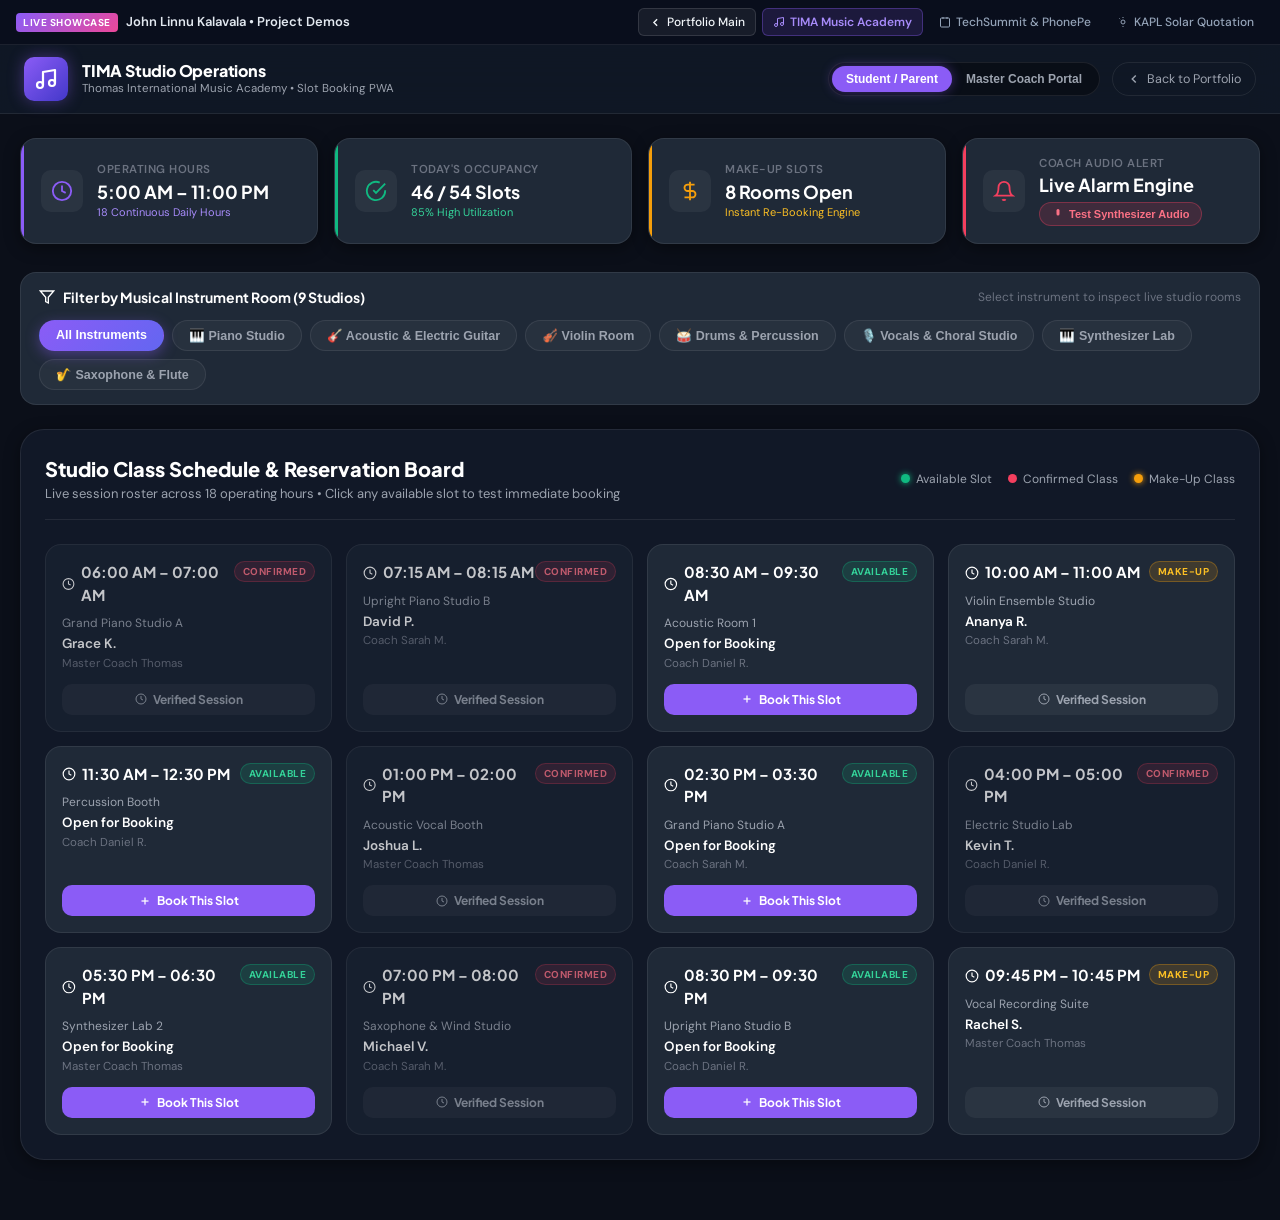
<file: tima-demo.html>
<!DOCTYPE html>
<html lang="en">
<head>
    <meta charset="UTF-8">
    <meta name="viewport" content="width=device-width, initial-scale=1.0">
    <title>TIMA Studio Management & Slot Booking PWA | Interactive Demo</title>
    <link rel="preconnect" href="https://fonts.googleapis.com">
    <link rel="preconnect" href="https://fonts.gstatic.com" crossorigin>
    <link href="https://fonts.googleapis.com/css2?family=Plus+Jakarta+Sans:wght@400;500;600;700;800&family=DM+Sans:wght@400;500;600;700&display=swap" rel="stylesheet">
    <style>
        :root {
            --bg-color: #0b0f19;
            --surface-color: #111827;
            --surface-card: #1f2937;
            --surface-border: rgba(255, 255, 255, 0.08);
            --text-primary: #f9fafb;
            --text-secondary: #9ca3af;
            --text-muted: #6b7280;
            --accent-primary: #8b5cf6;
            --accent-primary-hover: #7c3aed;
            --accent-indigo: #6366f1;
            --accent-emerald: #10b981;
            --accent-amber: #f59e0b;
            --accent-rose: #f43f5e;
            --radius-md: 10px;
            --radius-lg: 16px;
            --radius-xl: 24px;
            --shadow-md: 0 4px 16px rgba(0, 0, 0, 0.4);
            --shadow-glow: 0 0 25px rgba(139, 92, 246, 0.25);
            --font-heading: 'Plus Jakarta Sans', sans-serif;
            --font-body: 'DM Sans', sans-serif;
        }

        * {
            box-sizing: border-box;
            margin: 0;
            padding: 0;
        }

        body {
            font-family: var(--font-body);
            background-color: var(--bg-color);
            color: var(--text-primary);
            line-height: 1.5;
            min-height: 100vh;
            display: flex;
            flex-direction: column;
            overflow-x: hidden;
            -webkit-font-smoothing: antialiased;
        }

        /* ── Top Header Navigation ── */
        .app-header {
            background: rgba(17, 24, 39, 0.92);
            backdrop-filter: blur(16px);
            -webkit-backdrop-filter: blur(16px);
            border-bottom: 1px solid var(--surface-border);
            position: sticky;
            top: 0;
            z-index: 50;
            padding: 12px 24px;
        }

        .header-inner {
            max-width: 1280px;
            margin: 0 auto;
            display: flex;
            align-items: center;
            justify-content: space-between;
            gap: 16px;
        }

        .brand-wrap {
            display: flex;
            align-items: center;
            gap: 14px;
            text-decoration: none;
        }

        .brand-logo-badge {
            width: 44px;
            height: 44px;
            border-radius: var(--radius-md);
            background: linear-gradient(135deg, #8b5cf6 0%, #4338ca 100%);
            display: flex;
            align-items: center;
            justify-content: center;
            box-shadow: 0 0 16px rgba(139, 92, 246, 0.4);
            color: #ffffff;
        }

        .brand-text h1 {
            font-family: var(--font-heading);
            font-size: 16px;
            font-weight: 800;
            color: #ffffff;
            letter-spacing: -0.2px;
            line-height: 1.2;
        }

        .brand-text p {
            font-size: 11.5px;
            color: var(--text-secondary);
        }

        .header-actions {
            display: flex;
            align-items: center;
            gap: 12px;
        }

        .portal-mode-toggle {
            display: flex;
            background: rgba(0, 0, 0, 0.35);
            padding: 3px;
            border-radius: 100px;
            border: 1px solid var(--surface-border);
        }

        .mode-btn {
            padding: 6px 14px;
            border-radius: 100px;
            border: none;
            background: transparent;
            color: var(--text-secondary);
            font-size: 12px;
            font-weight: 600;
            cursor: pointer;
            transition: all 0.2s ease;
        }

        .mode-btn.active {
            background: var(--accent-primary);
            color: #ffffff;
            box-shadow: 0 0 12px rgba(139, 92, 246, 0.4);
        }

        .btn-back-portfolio {
            display: inline-flex;
            align-items: center;
            gap: 6px;
            font-size: 12.5px;
            color: var(--text-secondary);
            text-decoration: none;
            padding: 7px 14px;
            border-radius: 100px;
            border: 1px solid var(--surface-border);
            transition: all 0.2s ease;
        }

        .btn-back-portfolio:hover {
            color: #ffffff;
            border-color: rgba(255, 255, 255, 0.25);
            background: rgba(255, 255, 255, 0.05);
        }

        /* ── Container ── */
        .main-container {
            max-width: 1280px;
            margin: 0 auto;
            padding: 24px 20px 60px;
            width: 100%;
            flex: 1;
        }

        /* ── Operational Status Banner ── */
        .status-hero {
            display: grid;
            grid-template-columns: repeat(auto-fit, minmax(220px, 1fr));
            gap: 16px;
            margin-bottom: 28px;
        }

        .status-card {
            background: var(--surface-card);
            border: 1px solid var(--surface-border);
            border-radius: var(--radius-lg);
            padding: 16px 20px;
            display: flex;
            align-items: center;
            gap: 14px;
            box-shadow: var(--shadow-md);
            position: relative;
            overflow: hidden;
        }

        .status-card::before {
            content: '';
            position: absolute;
            top: 0;
            left: 0;
            width: 3px;
            height: 100%;
            background: var(--card-accent, var(--accent-primary));
        }

        .status-icon-wrap {
            width: 42px;
            height: 42px;
            border-radius: var(--radius-md);
            background: rgba(255, 255, 255, 0.05);
            display: flex;
            align-items: center;
            justify-content: center;
            color: var(--card-accent, var(--accent-primary));
        }

        .status-meta .label {
            font-size: 11.5px;
            font-weight: 600;
            color: var(--text-muted);
            text-transform: uppercase;
            letter-spacing: 0.5px;
        }

        .status-meta .value {
            font-family: var(--font-heading);
            font-size: 18px;
            font-weight: 700;
            color: #ffffff;
            line-height: 1.2;
            margin-top: 2px;
        }

        .alarm-test-btn {
            background: rgba(244, 63, 94, 0.15);
            border: 1px solid rgba(244, 63, 94, 0.35);
            color: #fb7185;
            padding: 5px 12px;
            border-radius: 100px;
            font-size: 11px;
            font-weight: 700;
            cursor: pointer;
            display: inline-flex;
            align-items: center;
            gap: 5px;
            margin-top: 6px;
            transition: all 0.2s ease;
        }

        .alarm-test-btn:hover {
            background: rgba(244, 63, 94, 0.25);
            border-color: #f43f5e;
            transform: scale(1.03);
        }

        /* ── Instrument Studios Filter Bar ── */
        .instrument-filter-bar {
            background: var(--surface-card);
            border: 1px solid var(--surface-border);
            border-radius: var(--radius-lg);
            padding: 14px 18px;
            margin-bottom: 24px;
        }

        .filter-heading {
            display: flex;
            justify-content: space-between;
            align-items: center;
            margin-bottom: 12px;
        }

        .filter-heading h3 {
            font-family: var(--font-heading);
            font-size: 14px;
            font-weight: 700;
            color: #ffffff;
            display: flex;
            align-items: center;
            gap: 8px;
        }

        .instrument-pills {
            display: flex;
            flex-wrap: wrap;
            gap: 8px;
        }

        .instrument-pill {
            background: rgba(255, 255, 255, 0.04);
            border: 1px solid var(--surface-border);
            border-radius: 100px;
            padding: 7px 16px;
            font-size: 12.5px;
            font-weight: 600;
            color: var(--text-secondary);
            cursor: pointer;
            transition: all 0.2s ease;
            display: flex;
            align-items: center;
            gap: 7px;
        }

        .instrument-pill:hover {
            background: rgba(255, 255, 255, 0.08);
            color: #ffffff;
            border-color: rgba(255, 255, 255, 0.2);
        }

        .instrument-pill.active {
            background: linear-gradient(135deg, var(--accent-primary) 0%, var(--accent-indigo) 100%);
            color: #ffffff;
            border-color: transparent;
            box-shadow: 0 4px 14px rgba(139, 92, 246, 0.4);
        }

        /* ── Timetable Slot Grid ── */
        .timetable-section {
            background: var(--surface-color);
            border: 1px solid var(--surface-border);
            border-radius: var(--radius-xl);
            padding: 24px;
            box-shadow: var(--shadow-md);
        }

        .timetable-header {
            display: flex;
            flex-wrap: wrap;
            justify-content: space-between;
            align-items: center;
            gap: 16px;
            margin-bottom: 24px;
            padding-bottom: 16px;
            border-bottom: 1px solid var(--surface-border);
        }

        .timetable-title-wrap h2 {
            font-family: var(--font-heading);
            font-size: 20px;
            font-weight: 800;
            color: #ffffff;
        }

        .timetable-title-wrap p {
            font-size: 13px;
            color: var(--text-secondary);
        }

        .slot-legend {
            display: flex;
            align-items: center;
            gap: 16px;
            font-size: 12px;
            color: var(--text-secondary);
        }

        .legend-item {
            display: flex;
            align-items: center;
            gap: 6px;
        }

        .legend-dot {
            width: 9px;
            height: 9px;
            border-radius: 50%;
        }

        .dot-avail { background: var(--accent-emerald); box-shadow: 0 0 6px var(--accent-emerald); }
        .dot-booked { background: var(--accent-rose); }
        .dot-makeup { background: var(--accent-amber); box-shadow: 0 0 6px var(--accent-amber); }

        /* Time Blocks Grid */
        .time-blocks-grid {
            display: grid;
            grid-template-columns: repeat(auto-fill, minmax(260px, 1fr));
            gap: 14px;
        }

        .slot-card {
            background: var(--surface-card);
            border: 1px solid var(--surface-border);
            border-radius: var(--radius-lg);
            padding: 16px;
            position: relative;
            transition: all 0.25s cubic-bezier(0.16, 1, 0.3, 1);
            display: flex;
            flex-direction: column;
            justify-content: space-between;
            min-height: 140px;
        }

        .slot-card:hover {
            transform: translateY(-3px);
            border-color: rgba(139, 92, 246, 0.4);
            box-shadow: 0 10px 24px -6px rgba(0, 0, 0, 0.5);
        }

        .slot-card.status-booked {
            opacity: 0.75;
            background: rgba(31, 41, 55, 0.6);
        }

        .slot-header {
            display: flex;
            justify-content: space-between;
            align-items: flex-start;
            margin-bottom: 8px;
        }

        .slot-time {
            font-family: var(--font-heading);
            font-size: 15px;
            font-weight: 700;
            color: #ffffff;
            display: flex;
            align-items: center;
            gap: 6px;
        }

        .slot-tag {
            font-size: 10px;
            font-weight: 700;
            padding: 2px 8px;
            border-radius: 100px;
            text-transform: uppercase;
            letter-spacing: 0.5px;
        }

        .tag-available {
            background: rgba(16, 185, 129, 0.15);
            color: #34d399;
            border: 1px solid rgba(16, 185, 129, 0.3);
        }

        .tag-booked {
            background: rgba(244, 63, 94, 0.15);
            color: #fb7185;
            border: 1px solid rgba(244, 63, 94, 0.3);
        }

        .tag-makeup {
            background: rgba(245, 158, 11, 0.15);
            color: #fbbf24;
            border: 1px solid rgba(245, 158, 11, 0.3);
        }

        .slot-body {
            margin: 8px 0 12px;
        }

        .slot-room {
            font-size: 12px;
            color: var(--text-secondary);
        }

        .slot-student {
            font-size: 13.5px;
            font-weight: 600;
            color: #ffffff;
            margin-top: 2px;
        }

        .slot-coach {
            font-size: 11.5px;
            color: var(--text-muted);
        }

        .slot-btn {
            width: 100%;
            padding: 8px;
            border-radius: var(--radius-md);
            font-family: var(--font-heading);
            font-size: 12px;
            font-weight: 700;
            border: none;
            cursor: pointer;
            transition: all 0.2s ease;
            display: flex;
            align-items: center;
            justify-content: center;
            gap: 6px;
        }

        .btn-reserve {
            background: var(--accent-primary);
            color: #ffffff;
        }

        .btn-reserve:hover {
            background: var(--accent-primary-hover);
            box-shadow: 0 0 14px rgba(139, 92, 246, 0.4);
        }

        .btn-view-booked {
            background: rgba(255, 255, 255, 0.05);
            color: var(--text-secondary);
        }

        /* ── Modal Booking Overlay ── */
        .modal-overlay {
            position: fixed;
            top: 0;
            left: 0;
            width: 100vw;
            height: 100vh;
            background: rgba(0, 0, 0, 0.75);
            backdrop-filter: blur(8px);
            -webkit-backdrop-filter: blur(8px);
            z-index: 100;
            display: none;
            align-items: center;
            justify-content: center;
            padding: 20px;
        }

        .modal-overlay.active {
            display: flex;
        }

        .modal-card {
            background: #111827;
            border: 1px solid rgba(255, 255, 255, 0.12);
            border-radius: var(--radius-xl);
            width: 100%;
            max-width: 520px;
            box-shadow: 0 25px 60px rgba(0, 0, 0, 0.8), var(--shadow-glow);
            overflow: hidden;
            animation: modalIn 0.3s cubic-bezier(0.16, 1, 0.3, 1);
        }

        @keyframes modalIn {
            from { opacity: 0; transform: scale(0.92) translateY(20px); }
            to { opacity: 1; transform: scale(1) translateY(0); }
        }

        .modal-header {
            padding: 20px 24px;
            background: #1f2937;
            border-bottom: 1px solid var(--surface-border);
            display: flex;
            justify-content: space-between;
            align-items: center;
        }

        .modal-header h3 {
            font-family: var(--font-heading);
            font-size: 17px;
            font-weight: 700;
            color: #ffffff;
        }

        .modal-close-btn {
            background: transparent;
            border: none;
            color: var(--text-muted);
            cursor: pointer;
            font-size: 20px;
            transition: color 0.2s;
        }

        .modal-close-btn:hover {
            color: #ffffff;
        }

        .modal-body {
            padding: 24px;
        }

        .form-group {
            margin-bottom: 16px;
        }

        .form-label {
            display: block;
            font-size: 12px;
            font-weight: 600;
            color: var(--text-secondary);
            margin-bottom: 6px;
            text-transform: uppercase;
            letter-spacing: 0.5px;
        }

        .form-input, .form-select {
            width: 100%;
            padding: 10px 14px;
            background: #1f2937;
            border: 1px solid var(--surface-border);
            border-radius: var(--radius-md);
            color: #ffffff;
            font-family: var(--font-body);
            font-size: 13.5px;
            outline: none;
            transition: border-color 0.2s;
        }

        .form-input:focus, .form-select:focus {
            border-color: var(--accent-primary);
            box-shadow: 0 0 0 2px rgba(139, 92, 246, 0.2);
        }

        .modal-footer {
            padding: 16px 24px;
            background: #1f2937;
            border-top: 1px solid var(--surface-border);
            display: flex;
            justify-content: flex-end;
            gap: 12px;
        }

        .btn-cancel {
            padding: 9px 18px;
            border-radius: var(--radius-md);
            background: transparent;
            border: 1px solid var(--surface-border);
            color: var(--text-secondary);
            font-weight: 600;
            font-size: 13px;
            cursor: pointer;
        }

        .btn-confirm {
            padding: 9px 22px;
            border-radius: var(--radius-md);
            background: var(--accent-primary);
            border: none;
            color: #ffffff;
            font-weight: 700;
            font-size: 13px;
            cursor: pointer;
            transition: all 0.2s;
        }

        .btn-confirm:hover {
            background: var(--accent-primary-hover);
            box-shadow: 0 0 14px rgba(139, 92, 246, 0.4);
        }

        /* Toast notification */
        .toast {
            position: fixed;
            bottom: 24px;
            right: 24px;
            background: #1f2937;
            border: 1px solid var(--accent-emerald);
            color: #ffffff;
            padding: 12px 20px;
            border-radius: var(--radius-lg);
            box-shadow: 0 10px 30px rgba(0, 0, 0, 0.6);
            display: flex;
            align-items: center;
            gap: 10px;
            font-size: 13.5px;
            font-weight: 600;
            z-index: 200;
            transform: translateY(100px);
            opacity: 0;
            transition: all 0.3s cubic-bezier(0.16, 1, 0.3, 1);
        }

        .toast.show {
            transform: translateY(0);
            opacity: 1;
        }

        /* Demo Hub Switcher Bar */
        .demo-hub-nav {
            background: rgba(10, 15, 29, 0.95);
            backdrop-filter: blur(12px);
            border-bottom: 1px solid rgba(255, 255, 255, 0.08);
            padding: 8px 16px;
            font-family: inherit;
            position: sticky;
            top: 0;
            z-index: 9999;
        }
        .demo-hub-container {
            max-width: 1400px;
            margin: 0 auto;
            display: flex;
            align-items: center;
            justify-content: space-between;
            gap: 12px;
            flex-wrap: wrap;
        }
        .demo-hub-brand {
            display: flex;
            align-items: center;
            gap: 8px;
            font-size: 13px;
            font-weight: 600;
            color: #e2e8f0;
            text-decoration: none;
        }
        .demo-hub-tag {
            background: linear-gradient(135deg, #8b5cf6, #ec4899);
            color: #ffffff;
            font-size: 10px;
            font-weight: 700;
            padding: 2px 7px;
            border-radius: 4px;
            text-transform: uppercase;
            letter-spacing: 0.05em;
        }
        .demo-hub-links {
            display: flex;
            align-items: center;
            gap: 6px;
            flex-wrap: wrap;
        }
        .demo-hub-link {
            color: #94a3b8;
            text-decoration: none;
            font-size: 12px;
            font-weight: 500;
            padding: 4px 10px;
            border-radius: 6px;
            transition: all 0.2s ease;
            display: inline-flex;
            align-items: center;
            gap: 5px;
        }
        .demo-hub-link:hover {
            color: #ffffff;
            background: rgba(255, 255, 255, 0.08);
        }
        .demo-hub-link.active {
            color: #a78bfa;
            background: rgba(139, 92, 246, 0.15);
            border: 1px solid rgba(139, 92, 246, 0.35);
            font-weight: 600;
        }
        .demo-hub-home-btn {
            color: #f1f5f9;
            background: rgba(255, 255, 255, 0.06);
            border: 1px solid rgba(255, 255, 255, 0.12);
        }
        .demo-hub-home-btn:hover {
            background: rgba(255, 255, 255, 0.12);
        }
    </style>
</head>
<body>

    <!-- Demo Showcase Switcher Hub -->
    <nav class="demo-hub-nav">
        <div class="demo-hub-container">
            <a href="index.html" class="demo-hub-brand">
                <span class="demo-hub-tag">Live Showcase</span>
                <span>John Linnu Kalavala &bull; Project Demos</span>
            </a>
            <div class="demo-hub-links">
                <a href="index.html" class="demo-hub-link demo-hub-home-btn">
                    <svg width="13" height="13" viewBox="0 0 24 24" fill="none" stroke="currentColor" stroke-width="2.5"><path d="m15 18-6-6 6-6"/></svg>
                    Portfolio Main
                </a>
                <a href="tima-demo.html" class="demo-hub-link active">
                    <svg width="12" height="12" viewBox="0 0 24 24" fill="none" stroke="currentColor" stroke-width="2"><path d="M9 18V5l12-2v13"/><circle cx="6" cy="18" r="3"/><circle cx="18" cy="16" r="3"/></svg>
                    TIMA Music Academy
                </a>
                <a href="techsummit-demo.html" class="demo-hub-link">
                    <svg width="12" height="12" viewBox="0 0 24 24" fill="none" stroke="currentColor" stroke-width="2"><rect width="18" height="18" x="3" y="4" rx="2" ry="2"/><line x1="16" x2="16" y1="2" y2="6"/><line x1="8" x2="8" y1="2" y2="6"/></svg>
                    TechSummit &amp; PhonePe
                </a>
                <a href="demo.html" class="demo-hub-link">
                    <svg width="12" height="12" viewBox="0 0 24 24" fill="none" stroke="currentColor" stroke-width="2"><circle cx="12" cy="12" r="4"/><path d="M12 2v2"/><path d="M12 20v2"/><path d="m4.93 4.93 1.41 1.41"/></svg>
                    KAPL Solar Quotation
                </a>
            </div>
        </div>
    </nav>

    <!-- Header Navigation -->
    <header class="app-header">
        <div class="header-inner">
            <a href="index.html" class="brand-wrap">
                <div class="brand-logo-badge">
                    <svg width="24" height="24" viewBox="0 0 24 24" fill="none" stroke="currentColor" stroke-width="2.2" stroke-linecap="round" stroke-linejoin="round"><path d="M9 18V5l12-2v13"/><circle cx="6" cy="18" r="3"/><circle cx="18" cy="16" r="3"/></svg>
                </div>
                <div class="brand-text">
                    <h1>TIMA Studio Operations</h1>
                    <p>Thomas International Music Academy &bull; Slot Booking PWA</p>
                </div>
            </a>

            <div class="header-actions">
                <div class="portal-mode-toggle">
                    <button class="mode-btn active" id="btnStudentMode">Student / Parent</button>
                    <button class="mode-btn" id="btnCoachMode">Master Coach Portal</button>
                </div>
                <a href="index.html" class="btn-back-portfolio">
                    <svg width="14" height="14" viewBox="0 0 24 24" fill="none" stroke="currentColor" stroke-width="2.5"><path d="m15 18-6-6 6-6"/></svg>
                    Back to Portfolio
                </a>
            </div>
        </div>
    </header>

    <main class="main-container">

        <!-- Operational Status Banner -->
        <section class="status-hero">
            <div class="status-card" style="--card-accent: #8b5cf6;">
                <div class="status-icon-wrap">
                    <svg width="22" height="22" viewBox="0 0 24 24" fill="none" stroke="currentColor" stroke-width="2"><circle cx="12" cy="12" r="10"/><polyline points="12 6 12 12 16 14"/></svg>
                </div>
                <div class="status-meta">
                    <div class="label">Operating Hours</div>
                    <div class="value">5:00 AM – 11:00 PM</div>
                    <div style="font-size: 11px; color: #a78bfa; margin-top: 2px;">18 Continuous Daily Hours</div>
                </div>
            </div>

            <div class="status-card" style="--card-accent: #10b981;">
                <div class="status-icon-wrap">
                    <svg width="22" height="22" viewBox="0 0 24 24" fill="none" stroke="currentColor" stroke-width="2"><path d="M22 11.08V12a10 10 0 1 1-5.93-9.14"/><polyline points="22 4 12 14.01 9 11.01"/></svg>
                </div>
                <div class="status-meta">
                    <div class="label">Today's Occupancy</div>
                    <div class="value" id="occupancyText">46 / 54 Slots</div>
                    <div style="font-size: 11px; color: #34d399; margin-top: 2px;">85% High Utilization</div>
                </div>
            </div>

            <div class="status-card" style="--card-accent: #f59e0b;">
                <div class="status-icon-wrap">
                    <svg width="22" height="22" viewBox="0 0 24 24" fill="none" stroke="currentColor" stroke-width="2"><path d="M12 2v20M17 5H9.5a3.5 3.5 0 0 0 0 7h5a3.5 3.5 0 0 1 0 7H6"/></svg>
                </div>
                <div class="status-meta">
                    <div class="label">Make-Up Slots</div>
                    <div class="value">8 Rooms Open</div>
                    <div style="font-size: 11px; color: #fbbf24; margin-top: 2px;">Instant Re-Booking Engine</div>
                </div>
            </div>

            <div class="status-card" style="--card-accent: #f43f5e;">
                <div class="status-icon-wrap">
                    <svg width="22" height="22" viewBox="0 0 24 24" fill="none" stroke="currentColor" stroke-width="2"><path d="M18 8A6 6 0 0 0 6 8c0 7-3 9-3 9h18s-3-2-3-9"/><path d="M13.73 21a2 2 0 0 1-3.46 0"/></svg>
                </div>
                <div class="status-meta">
                    <div class="label">Coach Audio Alert</div>
                    <div class="value">Live Alarm Engine</div>
                    <button class="alarm-test-btn" id="btnTestAlarm">
                        <svg width="12" height="12" viewBox="0 0 24 24" fill="currentColor"><path d="M12 2a3 3 0 0 0-3 3v7a3 3 0 0 0 6 0V5a3 3 0 0 0-3-3z"/></svg>
                        Test Synthesizer Audio
                    </button>
                </div>
            </div>
        </section>

        <!-- Instrument Studios Filter Bar -->
        <section class="instrument-filter-bar">
            <div class="filter-heading">
                <h3>
                    <svg width="16" height="16" viewBox="0 0 24 24" fill="none" stroke="currentColor" stroke-width="2"><polygon points="22 3 2 3 10 12.46 10 19 14 21 14 12.46 22 3"/></svg>
                    Filter by Musical Instrument Room (9 Studios)
                </h3>
                <span style="font-size: 12px; color: var(--text-muted);">Select instrument to inspect live studio rooms</span>
            </div>
            <div class="instrument-pills" id="instrumentPills">
                <button class="instrument-pill active" data-inst="all">All Instruments</button>
                <button class="instrument-pill" data-inst="piano">🎹 Piano Studio</button>
                <button class="instrument-pill" data-inst="guitar">🎸 Acoustic &amp; Electric Guitar</button>
                <button class="instrument-pill" data-inst="violin">🎻 Violin Room</button>
                <button class="instrument-pill" data-inst="drums">🥁 Drums &amp; Percussion</button>
                <button class="instrument-pill" data-inst="vocals">🎙️ Vocals &amp; Choral Studio</button>
                <button class="instrument-pill" data-inst="keyboard">🎹 Synthesizer Lab</button>
                <button class="instrument-pill" data-inst="wind">🎷 Saxophone &amp; Flute</button>
            </div>
        </section>

        <!-- Timetable Section -->
        <section class="timetable-section">
            <div class="timetable-header">
                <div class="timetable-title-wrap">
                    <h2>Studio Class Schedule &amp; Reservation Board</h2>
                    <p>Live session roster across 18 operating hours &bull; Click any available slot to test immediate booking</p>
                </div>
                <div class="slot-legend">
                    <div class="legend-item"><span class="legend-dot dot-avail"></span> Available Slot</div>
                    <div class="legend-item"><span class="legend-dot dot-booked"></span> Confirmed Class</div>
                    <div class="legend-item"><span class="legend-dot dot-makeup"></span> Make-Up Class</div>
                </div>
            </div>

            <!-- Dynamic Slot Grid -->
            <div class="time-blocks-grid" id="slotsGrid">
                <!-- Dynamically generated slots -->
            </div>
        </section>

    </main>

    <!-- Modal Booking Dialog -->
    <div class="modal-overlay" id="bookingModal">
        <div class="modal-card">
            <div class="modal-header">
                <h3 id="modalSlotTitle">Reserve Studio Slot</h3>
                <button class="modal-close-btn" id="modalCloseBtn">&times;</button>
            </div>
            <div class="modal-body">
                <div class="form-group">
                    <label class="form-label">Selected Instrument &amp; Room</label>
                    <input type="text" class="form-input" id="modalInstrument" readonly>
                </div>
                <div class="form-group">
                    <label class="form-label">Session Time Slot</label>
                    <input type="text" class="form-input" id="modalTime" readonly>
                </div>
                <div class="form-group">
                    <label class="form-label">Student Name</label>
                    <input type="text" class="form-input" id="modalStudentName" placeholder="e.g. Samuel David" value="Samuel David">
                </div>
                <div class="form-group">
                    <label class="form-label">Assigned Coach</label>
                    <select class="form-select" id="modalCoach">
                        <option value="Master Coach Thomas">Master Coach Thomas (Academy Founder)</option>
                        <option value="Coach Sarah M.">Coach Sarah M. (Classical Piano & Violin)</option>
                        <option value="Coach Daniel R.">Coach Daniel R. (Contemporary Guitar & Drums)</option>
                    </select>
                </div>
                <div class="form-group">
                    <label class="form-label">Session Type</label>
                    <select class="form-select" id="modalSessionType">
                        <option value="Regular Class">Regular Curriculum Class</option>
                        <option value="Make-Up Slot">Make-Up Rescheduled Session</option>
                        <option value="Masterclass Exam Prep">Masterclass & Exam Preparation</option>
                    </select>
                </div>
            </div>
            <div class="modal-footer">
                <button class="btn-cancel" id="modalCancelBtn">Cancel</button>
                <button class="btn-confirm" id="modalConfirmBtn">Confirm Slot Booking</button>
            </div>
        </div>
    </div>

    <!-- Toast Notification -->
    <div class="toast" id="toastNotification">
        <svg width="18" height="18" viewBox="0 0 24 24" fill="none" stroke="#10b981" stroke-width="2.5"><polyline points="20 6 9 17 4 12"/></svg>
        <span id="toastMessage">Slot successfully reserved!</span>
    </div>

    <script>
        // Sample Studio Data
        const initialSlots = [
            { id: 1, time: "06:00 AM – 07:00 AM", inst: "piano", room: "Grand Piano Studio A", student: "Grace K.", coach: "Master Coach Thomas", type: "booked" },
            { id: 2, time: "07:15 AM – 08:15 AM", inst: "piano", room: "Upright Piano Studio B", student: "David P.", coach: "Coach Sarah M.", type: "booked" },
            { id: 3, time: "08:30 AM – 09:30 AM", inst: "guitar", room: "Acoustic Room 1", student: "", coach: "Coach Daniel R.", type: "available" },
            { id: 4, time: "10:00 AM – 11:00 AM", inst: "violin", room: "Violin Ensemble Studio", student: "Ananya R.", coach: "Coach Sarah M.", type: "makeup" },
            { id: 5, time: "11:30 AM – 12:30 PM", inst: "drums", room: "Percussion Booth", student: "", coach: "Coach Daniel R.", type: "available" },
            { id: 6, time: "01:00 PM – 02:00 PM", inst: "vocals", room: "Acoustic Vocal Booth", student: "Joshua L.", coach: "Master Coach Thomas", type: "booked" },
            { id: 7, time: "02:30 PM – 03:30 PM", inst: "piano", room: "Grand Piano Studio A", student: "", coach: "Coach Sarah M.", type: "available" },
            { id: 8, time: "04:00 PM – 05:00 PM", inst: "guitar", room: "Electric Studio Lab", student: "Kevin T.", coach: "Coach Daniel R.", type: "booked" },
            { id: 9, time: "05:30 PM – 06:30 PM", inst: "keyboard", room: "Synthesizer Lab 2", student: "", coach: "Master Coach Thomas", type: "available" },
            { id: 10, time: "07:00 PM – 08:00 PM", inst: "wind", room: "Saxophone & Wind Studio", student: "Michael V.", coach: "Coach Sarah M.", type: "booked" },
            { id: 11, time: "08:30 PM – 09:30 PM", inst: "piano", room: "Upright Piano Studio B", student: "", coach: "Coach Daniel R.", type: "available" },
            { id: 12, time: "09:45 PM – 10:45 PM", inst: "vocals", room: "Vocal Recording Suite", student: "Rachel S.", coach: "Master Coach Thomas", type: "makeup" }
        ];

        let slots = [...initialSlots];
        let currentFilter = 'all';
        let activeSlotId = null;

        // Render Slots
        const slotsGrid = document.getElementById('slotsGrid');
        function renderSlots() {
            slotsGrid.innerHTML = '';
            const filtered = slots.filter(s => currentFilter === 'all' || s.inst === currentFilter);

            filtered.forEach(slot => {
                const card = document.createElement('div');
                card.className = `slot-card status-${slot.type}`;

                const tagClass = slot.type === 'available' ? 'tag-available' : (slot.type === 'makeup' ? 'tag-makeup' : 'tag-booked');
                const tagLabel = slot.type === 'available' ? 'Available' : (slot.type === 'makeup' ? 'Make-Up' : 'Confirmed');

                card.innerHTML = `
                    <div>
                        <div class="slot-header">
                            <div class="slot-time">
                                <svg width="14" height="14" viewBox="0 0 24 24" fill="none" stroke="currentColor" stroke-width="2"><circle cx="12" cy="12" r="10"/><polyline points="12 6 12 12 16 14"/></svg>
                                ${slot.time}
                            </div>
                            <span class="slot-tag ${tagClass}">${tagLabel}</span>
                        </div>
                        <div class="slot-body">
                            <div class="slot-room">${slot.room}</div>
                            <div class="slot-student">${slot.student || 'Open for Booking'}</div>
                            <div class="slot-coach">${slot.coach}</div>
                        </div>
                    </div>
                    <div>
                        ${slot.type === 'available' ? 
                            `<button class="slot-btn btn-reserve" onclick="openBookingModal(${slot.id})">
                                <svg width="12" height="12" viewBox="0 0 24 24" fill="none" stroke="currentColor" stroke-width="2.5"><line x1="12" y1="5" x2="12" y2="19"/><line x1="5" y1="12" x2="19" y2="12"/></svg>
                                Book This Slot
                            </button>` :
                            `<button class="slot-btn btn-view-booked" onclick="showBookedAlert('${slot.student}', '${slot.time}', '${slot.coach}')">
                                <svg width="12" height="12" viewBox="0 0 24 24" fill="none" stroke="currentColor" stroke-width="2"><circle cx="12" cy="12" r="10"/><polyline points="12 6 12 12 16 14"/></svg>
                                Verified Session
                            </button>`
                        }
                    </div>
                `;
                slotsGrid.appendChild(card);
            });
        }

        // Filter Pills
        const filterPills = document.querySelectorAll('.instrument-pill');
        filterPills.forEach(pill => {
            pill.addEventListener('click', () => {
                filterPills.forEach(p => p.classList.remove('active'));
                pill.classList.add('active');
                currentFilter = pill.getAttribute('data-inst');
                renderSlots();
            });
        });

        // Booking Modal Logic
        const modal = document.getElementById('bookingModal');
        const modalInstrument = document.getElementById('modalInstrument');
        const modalTime = document.getElementById('modalTime');
        const modalStudentName = document.getElementById('modalStudentName');
        const modalCoach = document.getElementById('modalCoach');
        const modalCloseBtn = document.getElementById('modalCloseBtn');
        const modalCancelBtn = document.getElementById('modalCancelBtn');
        const modalConfirmBtn = document.getElementById('modalConfirmBtn');

        window.openBookingModal = function(id) {
            const slot = slots.find(s => s.id === id);
            if (!slot) return;
            activeSlotId = id;
            modalInstrument.value = slot.room;
            modalTime.value = slot.time;
            modal.classList.add('active');
        };

        const closeModal = () => modal.classList.remove('active');
        modalCloseBtn.addEventListener('click', closeModal);
        modalCancelBtn.addEventListener('click', closeModal);

        modalConfirmBtn.addEventListener('click', () => {
            const student = modalStudentName.value.trim() || 'Samuel David';
            const coach = modalCoach.value;
            const slot = slots.find(s => s.id === activeSlotId);
            if (slot) {
                slot.type = 'booked';
                slot.student = student;
                slot.coach = coach;
                renderSlots();
                closeModal();
                showToast(`Slot reserved for ${student} with ${coach}!`);
            }
        });

        // Booked Alert
        window.showBookedAlert = function(name, time, coach) {
            showToast(`Active class: ${name} (${time}) with ${coach}`);
        };

        // Toast Helper
        const toast = document.getElementById('toastNotification');
        const toastMsg = document.getElementById('toastMessage');
        function showToast(msg) {
            toastMsg.textContent = msg;
            toast.classList.add('show');
            setTimeout(() => toast.classList.remove('show'), 3500);
        }

        // Web Audio Synthesizer Alarm Test
        document.getElementById('btnTestAlarm').addEventListener('click', () => {
            try {
                const audioCtx = new (window.AudioContext || window.webkitAudioContext)();
                const now = audioCtx.currentTime;
                
                // Play 3 pleasant ascending studio chimes (A4, C#5, E5)
                const freqs = [440, 554.37, 659.25, 880];
                freqs.forEach((f, idx) => {
                    const osc = audioCtx.createOscillator();
                    const gain = audioCtx.createGain();
                    osc.type = 'sine';
                    osc.frequency.setValueAtTime(f, now + idx * 0.12);
                    
                    gain.gain.setValueAtTime(0, now + idx * 0.12);
                    gain.gain.linearRampToValueAtTime(0.25, now + idx * 0.12 + 0.02);
                    gain.gain.exponentialRampToValueAtTime(0.001, now + idx * 0.12 + 0.45);
                    
                    osc.connect(gain);
                    gain.connect(audioCtx.destination);
                    
                    osc.start(now + idx * 0.12);
                    osc.stop(now + idx * 0.12 + 0.5);
                });
                showToast("Studio Audio Alarm Chime triggered successfully!");
            } catch (e) {
                showToast("Audio alert played (synthesizer simulated)");
            }
        });

        // Mode Toggles
        document.getElementById('btnCoachMode').addEventListener('click', function() {
            document.getElementById('btnStudentMode').classList.remove('active');
            this.classList.add('active');
            showToast("Switched to Master Coach Portal: Attendance & Database snapshots active");
        });

        document.getElementById('btnStudentMode').addEventListener('click', function() {
            document.getElementById('btnCoachMode').classList.remove('active');
            this.classList.add('active');
            showToast("Switched to Student & Parent Self-Service Booking Mode");
        });

        // Initial Render
        renderSlots();
    </script>
</body>
</html>
</file>
<file: style.css>
@import url('https://fonts.googleapis.com/css2?family=DM+Sans:ital,wght@0,400;0,500;0,700;1,400&family=Plus+Jakarta+Sans:wght@400;500;600;700;800&display=swap');

:root {
  /* Colors */
  --bg-main: #fafaf8;
  --bg-surface: #ffffff;
  --bg-section-alt: #f3f2ee;
  
  --text-primary: #1a1a2e;
  --text-secondary: #64648a;
  --text-muted: #9e9eb8;
  
  --accent-primary: #6366f1;
  --accent-secondary: #8b5cf6;
  --accent-emerald: #10b981;
  
  --border-color: #ececf1;
  --border-hover: rgba(99, 102, 241, 0.3);
  
  /* Typography */
  --font-heading: 'Plus Jakarta Sans', sans-serif;
  --font-body: 'DM Sans', sans-serif;
  
  /* Shadows */
  --shadow-sm: 0 2px 8px rgba(26, 26, 46, 0.04);
  --shadow-md: 0 4px 16px rgba(26, 26, 46, 0.06);
  --shadow-lg: 0 12px 32px rgba(26, 26, 46, 0.08);
  --shadow-primary: 0 4px 16px rgba(99, 102, 241, 0.2);
  
  /* Radii */
  --radius-8: 8px;
  --radius-12: 12px;
  --radius-16: 16px;
  --radius-20: 20px;
  --radius-24: 24px;
  --radius-100: 100px;
  
  /* Transitions */
  --transition-fast: 0.2s cubic-bezier(0.4, 0, 0.2, 1);
  --transition-base: 0.3s cubic-bezier(0.4, 0, 0.2, 1);
  --transition-slow: 0.5s cubic-bezier(0.4, 0, 0.2, 1);
}

/* ═══ ANIMATED HERO NAME & TYPING ANIMATION ═══ */
@keyframes heroGradientShift {
  0% { background-position: 0% center; }
  100% { background-position: 200% center; }
}

@keyframes heroNameBreathe {
  0% { transform: scale(1); }
  100% { transform: scale(1.015); }
}

@keyframes heroDrawLine {
  to { transform: translateX(0); }
}

@keyframes blinkCaret {
  0%, 100% { opacity: 1; }
  50% { opacity: 0; }
}

.hero-name-wrap {
  animation: heroNameBreathe 5s ease-in-out infinite alternate;
  margin-bottom: 16px;
}

.hero-typing-title {
  font-family: var(--font-heading);
  font-size: clamp(32px, 6.5vw, 68px);
  font-weight: 800;
  letter-spacing: 3px;
  line-height: 1.15;
  text-transform: uppercase;
  margin: 0;
  padding: 0;
  display: flex;
  align-items: center;
  flex-wrap: wrap;
}

.hero-typing-text {
  background: linear-gradient(135deg, #0f172a 0%, #1e1b4b 30%, #4338ca 65%, #6366f1 100%);
  background-size: 200% auto;
  color: transparent;
  -webkit-background-clip: text;
  background-clip: text;
  -webkit-text-fill-color: transparent;
  filter: drop-shadow(0 2px 14px rgba(67, 56, 202, 0.25));
  animation: heroGradientShift 6s linear infinite;
  min-height: 1.15em;
  display: inline-block;
}

.typing-caret {
  display: inline-block;
  width: 4px;
  height: 0.88em;
  margin-left: 8px;
  background: var(--accent-primary);
  box-shadow: 0 0 16px rgba(99, 102, 241, 0.9), 0 0 30px rgba(139, 92, 246, 0.6);
  border-radius: 2px;
  vertical-align: middle;
  animation: blinkCaret 0.8s step-start infinite;
}

.typing-caret.typing-done {
  animation: blinkCaret 1.1s step-start infinite;
}

.hero-name-underline-wrap {
  width: 100%;
  height: 3px;
  margin-top: 8px;
  overflow: hidden;
  border-radius: 3px;
}

.hero-name-underline {
  width: 100%;
  height: 100%;
  background: linear-gradient(to right, var(--accent-primary), var(--accent-secondary), #f43f5e, #f59e0b, var(--accent-emerald), var(--accent-primary));
  background-size: 200% auto;
  transform: translateX(-100%);
  animation: heroDrawLine 1s cubic-bezier(0.77, 0, 0.175, 1) forwards 1.2s, heroGradientShift 5s linear infinite;
}

.hero-tagline {
  font-family: var(--font-heading);
  font-size: clamp(18px, 2.5vw, 28px);
  font-weight: 700;
  color: var(--text-primary);
  line-height: 1.3;
  margin-bottom: 8px;
}

/* ═══ LUXURY MAGNETIC CURSOR ═══ */
#cursorCustom {
  position: fixed;
  top: 0;
  left: 0;
  width: 22px;
  height: 22px;
  border: 1.5px solid rgba(99, 102, 241, 0.65);
  border-radius: 50%;
  pointer-events: none;
  z-index: 9999;
  transform: translate(-50%, -50%);
  box-shadow: 0 0 14px rgba(99, 102, 241, 0.25);
  transition: width 0.25s cubic-bezier(0.16, 1, 0.3, 1), 
              height 0.25s cubic-bezier(0.16, 1, 0.3, 1), 
              background-color 0.25s ease,
              border-color 0.25s ease,
              opacity 0.2s ease;
  opacity: 0;
}

#cursorCustom.cursor-hover {
  width: 44px;
  height: 44px;
  background-color: rgba(99, 102, 241, 0.08);
  border-color: rgba(99, 102, 241, 0.35);
  backdrop-filter: blur(2px);
  -webkit-backdrop-filter: blur(2px);
}

@media (max-width: 768px) {
  .hero-typing-title { font-size: clamp(26px, 7vw, 44px); letter-spacing: 2px; }
  #cursorCustom { display: none !important; }
}

@media (max-width: 480px) {
  .hero-typing-title { font-size: clamp(22px, 8vw, 36px); letter-spacing: 1.5px; }
  .hero-tagline { font-size: 16px; }
}

/* 1. RESET & BASE */
*, *::before, *::after {
  box-sizing: border-box;
  margin: 0;
  padding: 0;
}

html {
  scroll-behavior: smooth;
}

body {
  font-family: var(--font-body);
  background-color: var(--bg-main);
  color: var(--text-primary);
  line-height: 1.5;
  -webkit-font-smoothing: antialiased;
  -moz-osx-font-smoothing: grayscale;
}

::selection {
  background-color: var(--accent-primary);
  color: #fff;
}

a {
  text-decoration: none;
  color: inherit;
}

ul {
  list-style: none;
}

img, svg {
  display: block;
  max-width: 100%;
}

/* Scrollbar */
::-webkit-scrollbar {
  width: 6px;
}
::-webkit-scrollbar-track {
  background: var(--bg-main);
}
::-webkit-scrollbar-thumb {
  background: var(--accent-primary);
  border-radius: var(--radius-100);
}

/* 2. CONTAINER */
.container {
  max-width: 1140px;
  margin: 0 auto;
  padding: 0 24px;
  width: 100%;
}

/* 3. NAVIGATION */
.nav {
  position: fixed;
  top: 0;
  left: 0;
  width: 100%;
  z-index: 1000;
  transition: all var(--transition-base);
}

.nav.scrolled {
  background-color: rgba(255, 255, 255, 0.85);
  backdrop-filter: blur(12px);
  -webkit-backdrop-filter: blur(12px);
  border-bottom: 1px solid var(--border-color);
  box-shadow: var(--shadow-sm);
}

.nav-inner {
  max-width: 1140px;
  margin: 0 auto;
  padding: 0 24px;
  height: 72px;
  display: flex;
  align-items: center;
  justify-content: space-between;
}

.nav-logo {
  display: flex;
  align-items: center;
  gap: 8px;
  font-family: var(--font-heading);
  font-weight: 700;
  font-size: 18px;
  color: var(--text-primary);
  z-index: 1001;
}

.nav-logo-dot {
  width: 10px;
  height: 10px;
  border-radius: 50%;
  background: linear-gradient(135deg, var(--accent-primary), var(--accent-secondary));
  box-shadow: var(--shadow-primary);
}

.nav-links {
  display: flex;
  align-items: center;
  gap: 4px;
}

.nav-link {
  padding: 8px 16px;
  border-radius: var(--radius-8);
  color: var(--text-secondary);
  font-size: 14px;
  font-weight: 500;
  transition: all var(--transition-fast);
}

.nav-link:hover {
  color: var(--text-primary);
  background-color: rgba(99, 102, 241, 0.05);
}

.nav-resume-btn {
  display: inline-flex;
  align-items: center;
  gap: 6px;
  padding: 8px 16px;
  border-radius: var(--radius-full);
  font-size: 13px;
  font-weight: 600;
  color: var(--accent-primary);
  background: rgba(99, 102, 241, 0.08);
  border: 1px solid rgba(99, 102, 241, 0.22);
  text-decoration: none;
  transition: all 0.25s ease;
  margin-right: 6px;
}

.nav-resume-btn:hover {
  background: rgba(99, 102, 241, 0.16);
  border-color: var(--accent-primary);
  transform: translateY(-1px);
  box-shadow: 0 4px 14px rgba(99, 102, 241, 0.18);
}

.nav-cta {
  display: inline-flex;
}

.nav-toggle {
  display: none;
  flex-direction: column;
  justify-content: space-between;
  width: 24px;
  height: 18px;
  background: none;
  border: none;
  cursor: pointer;
  z-index: 1001;
}

.nav-toggle span {
  display: block;
  width: 100%;
  height: 2px;
  background-color: var(--text-primary);
  border-radius: 2px;
  transition: all var(--transition-base);
}

.nav-toggle.active span:nth-child(1) {
  transform: translateY(8px) rotate(45deg);
}

.nav-toggle.active span:nth-child(2) {
  opacity: 0;
}

.nav-toggle.active span:nth-child(3) {
  transform: translateY(-8px) rotate(-45deg);
}

.mobile-overlay {
  position: fixed;
  inset: 0;
  background-color: rgba(255, 255, 255, 0.95);
  backdrop-filter: blur(10px);
  -webkit-backdrop-filter: blur(10px);
  z-index: 999;
  display: flex;
  flex-direction: column;
  justify-content: center;
  align-items: center;
  gap: 24px;
  opacity: 0;
  visibility: hidden;
  transition: all var(--transition-base);
}

.mobile-overlay.active {
  opacity: 1;
  visibility: visible;
}

.mobile-overlay .nav-link {
  font-size: 24px;
  font-family: var(--font-heading);
  font-weight: 600;
  color: var(--text-primary);
  padding: 12px 24px;
}

/* 4. HERO */
.hero {
  min-height: 100vh;
  display: flex;
  align-items: center;
  position: relative;
  overflow: hidden;
  padding-top: 72px;
}

.hero-bg-wrap {
  position: absolute;
  inset: 0;
  z-index: 0;
  pointer-events: none;
}

.hero-gradient-orb {
  position: absolute;
  border-radius: 50%;
  filter: blur(80px);
}

.orb-1 {
  top: -10%;
  right: -5%;
  width: 600px;
  height: 600px;
  background: linear-gradient(135deg, var(--accent-primary), var(--accent-secondary));
  opacity: 0.08;
  animation: orbFloat 20s ease-in-out infinite;
}

.orb-2 {
  bottom: -10%;
  left: -5%;
  width: 500px;
  height: 500px;
  background: linear-gradient(135deg, #f43f5e, #fb7185);
  opacity: 0.06;
  animation: orbFloat 25s ease-in-out infinite reverse;
}

.orb-3 {
  top: 30%;
  left: 40%;
  width: 400px;
  height: 400px;
  background: var(--accent-emerald);
  opacity: 0.05;
  animation: orbFloat 30s ease-in-out infinite;
}

@keyframes orbFloat {
  0%, 100% {
    transform: translate(0, 0) scale(1);
  }
  33% {
    transform: translate(30px, -50px) scale(1.05);
  }
  66% {
    transform: translate(-20px, 40px) scale(0.95);
  }
}

.hero-grid {
  display: grid;
  grid-template-columns: 1fr 1fr;
  gap: 64px;
  align-items: center;
  position: relative;
  z-index: 1;
}

.hero-content {
  display: flex;
  flex-direction: column;
  align-items: flex-start;
}

.hero-badge {
  display: inline-flex;
  align-items: center;
  gap: 8px;
  padding: 6px 12px;
  border-radius: var(--radius-100);
  background-color: rgba(99, 102, 241, 0.06);
  border: 1px solid rgba(99, 102, 241, 0.15);
  color: var(--accent-primary);
  font-size: 13px;
  font-weight: 600;
  margin-bottom: 24px;
}

.hero-badge-dot {
  width: 6px;
  height: 6px;
  border-radius: 50%;
  background-color: var(--accent-emerald);
  animation: pulseDot 2s infinite;
}

@keyframes pulseDot {
  0% { box-shadow: 0 0 0 0 rgba(16, 185, 129, 0.4); }
  70% { box-shadow: 0 0 0 6px rgba(16, 185, 129, 0); }
  100% { box-shadow: 0 0 0 0 rgba(16, 185, 129, 0); }
}

.hero-title {
  font-family: var(--font-heading);
  font-size: clamp(36px, 4vw, 52px);
  font-weight: 800;
  line-height: 1.2;
  color: var(--text-primary);
  margin-bottom: 20px;
}

.hero-highlight {
  color: var(--accent-primary);
  position: relative;
  display: inline-block;
}

.hero-highlight::after {
  content: '';
  position: absolute;
  left: 0;
  bottom: 4px;
  width: 100%;
  height: 8px;
  background-color: rgba(245, 158, 11, 0.3);
  border-radius: 4px;
  z-index: -1;
}

.hero-subtitle {
  font-size: 17px;
  color: var(--text-secondary);
  line-height: 1.7;
  max-width: 480px;
  margin-bottom: 32px;
}

.hero-actions {
  display: flex;
  gap: 12px;
  flex-wrap: wrap;
}

.hero-trust {
  display: flex;
  flex-direction: column;
  gap: 8px;
  margin-top: 32px;
}

.trust-item {
  display: flex;
  align-items: center;
  gap: 8px;
  color: var(--text-muted);
  font-size: 13px;
}

.trust-item svg {
  color: var(--accent-emerald);
  width: 16px;
  height: 16px;
}

/* 5. BUTTONS */
.btn {
  display: inline-flex;
  align-items: center;
  justify-content: center;
  gap: 8px;
  padding: 13px 24px;
  border-radius: var(--radius-12);
  font-size: 14px;
  font-weight: 600;
  font-family: var(--font-body);
  transition: all 0.25s ease;
  cursor: pointer;
  border: none;
  text-decoration: none;
}

.btn-primary {
  background: linear-gradient(135deg, var(--accent-primary), var(--accent-secondary));
  color: #fff;
  box-shadow: var(--shadow-primary);
  position: relative;
  overflow: hidden;
}

.btn-primary::after {
  content: '';
  position: absolute;
  top: 0;
  left: 0;
  width: 100%;
  height: 100%;
  background: linear-gradient(to bottom, rgba(255,255,255,0.2) 0%, rgba(255,255,255,0) 100%);
  opacity: 0;
  transition: opacity 0.25s ease;
}

.btn-primary:hover {
  transform: translateY(-2px);
  box-shadow: 0 6px 20px rgba(99, 102, 241, 0.3);
  filter: brightness(1.05);
}

.btn-primary:hover::after {
  opacity: 1;
}

.btn-secondary {
  background: transparent;
  border: 1.5px solid var(--border-color);
  color: var(--text-primary);
}

.btn-secondary:hover {
  border-color: var(--accent-primary);
  color: var(--accent-primary);
  background-color: rgba(99, 102, 241, 0.04);
}

.btn-white {
  background: #fff;
  color: var(--text-primary);
  box-shadow: var(--shadow-md);
}

.btn-white:hover {
  transform: translateY(-2px);
  box-shadow: var(--shadow-lg);
}

/* 6. HERO VISUAL & STAGE */
.hero {
  position: relative;
}

.hero-visual {
  position: relative;
  display: flex;
  justify-content: center;
  align-items: center;
}

.hero-stage-clean {
  position: relative;
  width: 100%;
  max-width: 440px;
  display: flex;
  flex-direction: column;
  align-items: center;
  justify-content: center;
}

/* Ambient Spatial Halo & Glass Backing */
.hero-spatial-halo {
  position: absolute;
  top: 50%;
  left: 50%;
  transform: translate(-50%, -50%);
  width: 320px;
  height: 320px;
  border-radius: 50%;
  background: radial-gradient(circle, rgba(99, 102, 241, 0.14) 0%, rgba(139, 92, 246, 0.06) 50%, transparent 70%);
  border: 1px solid rgba(99, 102, 241, 0.18);
  box-shadow: 0 0 50px rgba(99, 102, 241, 0.16), inset 0 0 30px rgba(139, 92, 246, 0.08);
  pointer-events: none;
  animation: haloBreathe 8s ease-in-out infinite alternate;
  z-index: 1;
}

@keyframes haloBreathe {
  0% {
    transform: translate(-50%, -50%) scale(0.96);
    opacity: 0.7;
    box-shadow: 0 0 35px rgba(99, 102, 241, 0.12), inset 0 0 20px rgba(139, 92, 246, 0.06);
  }
  100% {
    transform: translate(-50%, -50%) scale(1.04);
    opacity: 1;
    box-shadow: 0 0 65px rgba(99, 102, 241, 0.22), inset 0 0 35px rgba(139, 92, 246, 0.14);
  }
}

.hero-photo-wrap {
  position: relative;
  width: 340px;
  height: 340px;
  margin: auto;
  transition: transform 0.3s cubic-bezier(0.2, 0.8, 0.2, 1);
}

.hero-photo-frame {
  width: 260px;
  height: 260px;
  border-radius: 50%;
  overflow: hidden;
  margin: auto;
  border: 4px solid #fff;
  box-shadow: 
    0 16px 36px -4px rgba(0, 0, 0, 0.18),
    0 32px 64px -8px rgba(99, 102, 241, 0.3),
    inset 0 2px 4px rgba(255, 255, 255, 0.5);
  position: absolute;
  top: 50%;
  left: 50%;
  transform: translate(-50%, -50%);
  z-index: 2;
  background-color: var(--border-color);
  transition: transform 0.3s ease;
}

.hero-photo {
  width: 100%;
  height: 100%;
  object-fit: cover;
  object-position: center top;
  transition: transform 0.5s ease;
}

.hero-photo-wrap:hover .hero-photo {
  transform: scale(1.05);
}

.float-card {
  position: absolute;
  background: rgba(255, 255, 255, 0.92);
  backdrop-filter: blur(16px) saturate(180%);
  -webkit-backdrop-filter: blur(16px) saturate(180%);
  border: 1px solid rgba(255, 255, 255, 0.7);
  border-radius: var(--radius-12);
  padding: 10px 14px;
  box-shadow: 
    0 12px 28px -4px rgba(0, 0, 0, 0.12),
    0 24px 48px -8px rgba(99, 102, 241, 0.18),
    inset 0 1px 0 rgba(255, 255, 255, 0.8);
  display: flex;
  align-items: center;
  gap: 8px;
  font-size: 12px;
  font-weight: 600;
  color: var(--text-primary);
  z-index: 3;
  transition: transform 0.3s cubic-bezier(0.2, 0.8, 0.2, 1), box-shadow 0.3s ease;
}

.float-card svg {
  color: var(--accent-primary);
  width: 18px;
  height: 18px;
}

.float-card-1 {
  top: 20px;
  right: -10px;
  animation: float 4s ease-in-out infinite;
}

.float-card-2 {
  bottom: 40px;
  left: -20px;
  animation: float 3s ease-in-out infinite 1s;
}

.float-card-3 {
  bottom: -10px;
  right: 20px;
  animation: float 3.5s ease-in-out infinite 0.5s;
}

.float-card-age {
  font-family: var(--font-heading);
  font-size: 28px;
  font-weight: 800;
  color: var(--accent-primary);
  line-height: 1;
}

@keyframes float {
  0%, 100% { transform: translateY(0); }
  50% { transform: translateY(-8px); }
}

/* 7. SCROLL HINT */
.scroll-hint {
  position: absolute;
  bottom: 24px;
  left: 50%;
  transform: translateX(-50%);
  display: flex;
  flex-direction: column;
  align-items: center;
  gap: 8px;
  z-index: 10;
}

.scroll-hint-line {
  width: 1px;
  height: 40px;
  background: linear-gradient(to bottom, var(--border-color), transparent);
  animation: scrollLine 2s infinite;
  transform-origin: top;
}

.scroll-hint text, .scroll-hint span {
  font-size: 11px;
  text-transform: uppercase;
  letter-spacing: 2px;
  color: var(--text-muted);
  font-weight: 600;
}

@keyframes scrollLine {
  0% { transform: scaleY(0); opacity: 0; }
  50% { transform: scaleY(1); opacity: 1; }
  100% { transform: scaleY(1); opacity: 0; }
}

/* 8. SECTIONS */
.section {
  padding: 100px 0;
  position: relative;
}

.section-alt {
  background-color: var(--bg-section-alt);
}

.section-label {
  font-size: 12px;
  font-weight: 700;
  text-transform: uppercase;
  letter-spacing: 3px;
  color: var(--accent-primary);
  margin-bottom: 16px;
  display: block;
}

.section-heading {
  font-family: var(--font-heading);
  font-size: clamp(28px, 4vw, 42px);
  font-weight: 700;
  line-height: 1.3;
  color: var(--text-primary);
  margin-bottom: 20px;
}

.section-heading em {
  color: var(--accent-primary);
  font-style: normal;
}

.section-heading.centered {
  text-align: center;
}

.section-subtitle {
  font-size: 16px;
  color: var(--text-secondary);
  max-width: 540px;
  line-height: 1.7;
}

.section-subtitle.centered {
  margin: 0 auto;
  text-align: center;
}

/* 9. ABOUT SECTION */
.about-layout {
  display: grid;
  grid-template-columns: 1.2fr 0.8fr;
  gap: 64px;
  align-items: start;
  margin-top: 48px;
}

.about-main {
  /* left column */
}

.about-lead {
  font-size: 17px;
  color: rgba(26, 26, 46, 0.8);
  line-height: 1.8;
  margin-bottom: 16px;
  font-weight: 500;
}

.about-text {
  font-size: 15px;
  color: var(--text-secondary);
  line-height: 1.8;
  margin-bottom: 12px;
}

.about-stats {
  display: grid;
  grid-template-columns: repeat(2, 1fr);
  gap: 16px;
}

.stat-card {
  background-color: var(--bg-surface);
  border: 1px solid var(--border-color);
  border-radius: var(--radius-16);
  padding: 24px;
  text-align: center;
  transition: all var(--transition-base);
}

.stat-card:hover {
  transform: translateY(-4px);
  box-shadow: var(--shadow-md);
  border-color: var(--border-hover);
}

.stat-number {
  font-family: var(--font-heading);
  font-size: 36px;
  font-weight: 800;
  color: var(--accent-primary);
  line-height: 1.2;
}

.stat-icon {
  margin: 0 auto 12px;
  color: var(--accent-primary);
  width: 24px;
  height: 24px;
}

.stat-text {
  font-size: 13px;
  color: var(--text-secondary);
  line-height: 1.4;
  margin-top: 4px;
  font-weight: 500;
}

/* 9B. JNTUK CAMPUS ARCHITECTURAL SHOWCASE */
.jntuk-showcase-card {
  display: grid;
  grid-template-columns: 1fr 1.25fr;
  gap: 36px;
  background: #ffffff;
  border: 1px solid var(--border-color);
  border-radius: var(--radius-24);
  padding: 24px;
  margin-top: 48px;
  box-shadow: 0 10px 30px rgba(0, 0, 0, 0.04), 0 1px 3px rgba(0, 0, 0, 0.02);
  transition: transform var(--transition-base), box-shadow var(--transition-base), border-color var(--transition-base);
  overflow: hidden;
  position: relative;
}

.jntuk-showcase-card:hover {
  transform: translateY(-4px);
  box-shadow: 0 20px 48px -12px rgba(67, 56, 202, 0.16);
  border-color: rgba(99, 102, 241, 0.35);
}

.jntuk-img-wrap {
  position: relative;
  border-radius: var(--radius-16);
  overflow: hidden;
  min-height: 250px;
  background: #f1f5f9;
}

.jntuk-campus-img {
  width: 100%;
  height: 100%;
  object-fit: cover;
  object-position: center;
  display: block;
  transition: transform 0.6s cubic-bezier(0.16, 1, 0.3, 1);
}

.jntuk-showcase-card:hover .jntuk-campus-img {
  transform: scale(1.04);
}

.jntuk-img-overlay {
  position: absolute;
  bottom: 12px;
  left: 12px;
  right: 12px;
  pointer-events: none;
}

.jntuk-badge {
  display: inline-flex;
  align-items: center;
  gap: 7px;
  padding: 6px 14px;
  background: rgba(15, 23, 42, 0.88);
  backdrop-filter: blur(10px);
  -webkit-backdrop-filter: blur(10px);
  color: #ffffff;
  font-size: 11.5px;
  font-weight: 600;
  border-radius: 100px;
  border: 1px solid rgba(255, 255, 255, 0.22);
  box-shadow: 0 4px 14px rgba(0, 0, 0, 0.25);
}

.jntuk-details {
  display: flex;
  flex-direction: column;
  justify-content: center;
}

.jntuk-tag {
  font-size: 11px;
  font-weight: 700;
  text-transform: uppercase;
  letter-spacing: 1.2px;
  color: var(--accent-primary);
  margin-bottom: 6px;
}

.jntuk-title {
  font-family: var(--font-heading);
  font-size: 22px;
  font-weight: 800;
  color: var(--text-primary);
  margin-bottom: 4px;
  line-height: 1.3;
}

.jntuk-degree {
  font-size: 14px;
  font-weight: 600;
  color: #4338ca;
  margin-bottom: 12px;
}

.jntuk-desc {
  font-size: 14px;
  line-height: 1.7;
  color: var(--text-secondary);
  margin-bottom: 18px;
}

.jntuk-badges {
  display: flex;
  flex-wrap: wrap;
  gap: 8px;
}

.jntuk-badges span {
  font-size: 11.5px;
  font-weight: 600;
  padding: 5px 12px;
  background: rgba(99, 102, 241, 0.08);
  color: var(--accent-primary);
  border-radius: 8px;
  border: 1px solid rgba(99, 102, 241, 0.16);
  transition: all 0.2s ease;
}

.jntuk-badges span:hover {
  background: rgba(99, 102, 241, 0.16);
  border-color: rgba(99, 102, 241, 0.35);
  transform: translateY(-1px);
}

@media (max-width: 900px) {
  .jntuk-showcase-card {
    grid-template-columns: 1fr;
    gap: 20px;
    padding: 20px;
  }
  .jntuk-img-wrap {
    min-height: 200px;
  }
}

/* 10. SERVICES */
.services-grid {
  display: grid;
  grid-template-columns: repeat(auto-fit, minmax(260px, 1fr));
  gap: 20px;
  margin-top: 48px;
}

.service-card {
  background-color: var(--bg-surface);
  border: 1px solid var(--border-color);
  border-radius: var(--radius-20);
  padding: 32px;
  transition: all var(--transition-base);
}

.service-card:hover {
  transform: translateY(-6px);
  box-shadow: var(--shadow-md);
  border-color: var(--border-hover);
}

.service-icon {
  width: 52px;
  height: 52px;
  border-radius: 14px;
  display: flex;
  align-items: center;
  justify-content: center;
  margin-bottom: 24px;
}

.service-icon svg {
  width: 24px;
  height: 24px;
}

.service-icon-blue {
  background-color: rgba(99, 102, 241, 0.08);
  color: var(--accent-primary);
}

.service-icon-violet {
  background-color: rgba(139, 92, 246, 0.08);
  color: var(--accent-secondary);
}

.service-icon-emerald {
  background-color: rgba(16, 185, 129, 0.08);
  color: var(--accent-emerald);
}

.service-icon-amber {
  background-color: rgba(245, 158, 11, 0.08);
  color: #f59e0b;
}

.service-title {
  font-family: var(--font-heading);
  font-size: 18px;
  font-weight: 700;
  margin-bottom: 8px;
  color: var(--text-primary);
}

.service-desc {
  font-size: 14px;
  color: var(--text-secondary);
  line-height: 1.7;
}

.service-tags {
  display: flex;
  flex-wrap: wrap;
  gap: 6px;
  margin-top: 16px;
}

.service-tags span {
  padding: 4px 10px;
  background-color: rgba(26, 26, 46, 0.05);
  border-radius: var(--radius-100);
  font-size: 11px;
  font-weight: 600;
  color: var(--text-muted);
}

/* 11. PROJECTS */
.projects-grid {
  display: grid;
  grid-template-columns: repeat(2, 1fr);
  gap: 24px;
  margin-top: 48px;
}

.project-card {
  background-color: var(--bg-surface);
  border: 1px solid var(--border-color);
  border-radius: var(--radius-20);
  overflow: hidden;
  transition: all var(--transition-base);
}

.project-card:hover {
  transform: translateY(-6px);
  box-shadow: var(--shadow-md);
  border-color: var(--border-hover);
}

.project-card-image {
  position: relative;
  aspect-ratio: 16/10;
  overflow: hidden;
  background-color: var(--border-color);
}

.project-card-image img {
  width: 100%;
  height: 100%;
  object-fit: cover;
  transition: transform 0.5s ease;
}

.project-card:hover .project-card-image img {
  transform: scale(1.06);
}

.project-card-overlay {
  position: absolute;
  inset: 0;
  background-color: rgba(26, 26, 46, 0.4);
  display: flex;
  align-items: center;
  justify-content: center;
  opacity: 0;
  transition: opacity var(--transition-base);
}

.project-card:hover .project-card-overlay {
  opacity: 1;
}

.project-demo-btn {
  display: inline-flex;
  align-items: center;
  gap: 8px;
  background-color: var(--bg-surface);
  color: var(--text-primary);
  border-radius: var(--radius-100);
  padding: 10px 20px;
  font-size: 13px;
  font-weight: 600;
  box-shadow: var(--shadow-md);
}

.project-card-body {
  padding: 24px;
}

.project-card-tag {
  display: inline-block;
  background-color: rgba(99, 102, 241, 0.06);
  color: var(--accent-primary);
  padding: 4px 12px;
  border-radius: var(--radius-100);
  font-size: 11px;
  font-weight: 700;
  margin-bottom: 12px;
}

.project-card-title {
  font-family: var(--font-heading);
  font-size: 18px;
  font-weight: 700;
  margin-bottom: 8px;
  line-height: 1.3;
}

.project-card-desc {
  font-size: 14px;
  color: var(--text-secondary);
  line-height: 1.7;
  margin-bottom: 16px;
}

.project-card-tech {
  display: flex;
  flex-wrap: wrap;
  gap: 6px;
  margin-bottom: 16px;
}

.project-card-tech span {
  padding: 3px 10px;
  border: 1px solid var(--border-color);
  border-radius: var(--radius-100);
  font-size: 11px;
  color: var(--text-muted);
}

.project-card-link {
  display: inline-flex;
  align-items: center;
  gap: 6px;
  color: var(--accent-primary);
  font-size: 13px;
  font-weight: 600;
  transition: gap 0.2s ease;
}

.project-card-link:hover {
  gap: 10px;
}

/* 12. CTA SECTION */
.cta-section {
  padding: 0 0 100px;
}

.cta-card {
  background: linear-gradient(135deg, #4f46e5, #7c3aed);
  border-radius: var(--radius-24);
  padding: 64px;
  position: relative;
  overflow: hidden;
  text-align: center;
  display: flex;
  flex-direction: column;
  align-items: center;
  box-shadow: var(--shadow-lg);
}

.cta-title {
  font-family: var(--font-heading);
  font-size: 36px;
  font-weight: 800;
  color: #fff;
  line-height: 1.2;
  margin-bottom: 16px;
  position: relative;
  z-index: 1;
}

.cta-text {
  font-size: 16px;
  color: rgba(255, 255, 255, 0.8);
  max-width: 420px;
  margin: 0 auto 32px;
  line-height: 1.7;
  position: relative;
  z-index: 1;
}

.cta-decoration {
  position: absolute;
  inset: 0;
  pointer-events: none;
}

.cta-circle-1, .cta-circle-2 {
  position: absolute;
  border-radius: 50%;
  border: 1px solid rgba(255, 255, 255, 0.15);
}

.cta-circle-1 {
  width: 300px;
  height: 300px;
  top: -100px;
  right: -100px;
}

.cta-circle-2 {
  width: 200px;
  height: 200px;
  bottom: -50px;
  left: -50px;
}

/* 13. CONTACT */
.contact-cards {
  display: grid;
  grid-template-columns: repeat(2, 1fr);
  gap: 20px;
  max-width: 600px;
  margin: 48px auto 0;
}

.contact-card {
  background-color: var(--bg-surface);
  border: 1px solid var(--border-color);
  border-radius: var(--radius-16);
  padding: 32px;
  text-align: center;
  transition: all var(--transition-base);
}

.contact-card:hover {
  transform: translateY(-4px);
  box-shadow: var(--shadow-md);
}

.contact-card-icon {
  width: 52px;
  height: 52px;
  border-radius: 14px;
  background-color: rgba(99, 102, 241, 0.06);
  color: var(--accent-primary);
  display: flex;
  align-items: center;
  justify-content: center;
  margin: 0 auto 16px;
}

.contact-card-icon svg {
  width: 24px;
  height: 24px;
}

.contact-card-icon-violet {
  background-color: rgba(139, 92, 246, 0.06);
  color: var(--accent-secondary);
}

.contact-card-label {
  font-size: 16px;
  font-weight: 700;
  font-family: var(--font-heading);
  margin-bottom: 4px;
}

.contact-card-value {
  font-size: 14px;
  color: var(--text-secondary);
  margin-bottom: 16px;
  word-break: break-all;
}

.contact-card-action {
  display: inline-flex;
  align-items: center;
  gap: 6px;
  color: var(--accent-primary);
  font-size: 13px;
  font-weight: 600;
  transition: gap 0.2s ease;
}

.contact-card-action:hover {
  gap: 10px;
}

.contact-card-action-muted {
  color: var(--text-muted);
}

/* 14. FOOTER */
.footer {
  padding: 40px 0;
  border-top: 1px solid var(--border-color);
  background-color: var(--bg-surface);
}

.footer-inner {
  text-align: center;
}

.footer-logo {
  display: flex;
  justify-content: center;
  align-items: center;
  gap: 8px;
  margin-bottom: 12px;
  font-size: 15px;
  font-weight: 600;
  font-family: var(--font-heading);
}

.footer-text {
  font-size: 14px;
  color: var(--text-secondary);
  margin-bottom: 4px;
}

.footer-copy {
  font-size: 13px;
  color: var(--text-muted);
}

/* 15. SCROLL ANIMATIONS */
.anim-reveal {
  opacity: 0;
  transform: translateY(40px);
  transition: opacity 0.8s cubic-bezier(0.16, 1, 0.3, 1), transform 0.8s cubic-bezier(0.16, 1, 0.3, 1);
}

.anim-reveal.visible {
  opacity: 1;
  transform: translateY(0);
}

.anim-fade-up {
  opacity: 0;
  transform: translateY(40px);
  transition: opacity 0.8s cubic-bezier(0.16, 1, 0.3, 1), transform 0.8s cubic-bezier(0.16, 1, 0.3, 1);
  transition-delay: var(--delay, 0s);
}

.anim-fade-up.visible {
  opacity: 1;
  transform: translateY(0);
}

/* ── STAGGERED SERVICE CARDS ── */
.services-grid .service-card:nth-child(1) { transition-delay: 0s; }
.services-grid .service-card:nth-child(2) { transition-delay: 0.1s; }
.services-grid .service-card:nth-child(3) { transition-delay: 0.2s; }
.services-grid .service-card:nth-child(4) { transition-delay: 0.3s; }

.service-card {
  opacity: 0;
  transform: translateY(30px);
  transition: opacity 0.6s ease, transform 0.6s ease, box-shadow 0.3s ease, border-color 0.3s ease;
}

.service-card.visible {
  opacity: 1;
  transform: translateY(0);
}

/* ── ANIMATED GRADIENT BORDER on company cards ── */
@keyframes gradientBorderShift {
  0%, 100% { background-position: 0% 50%; }
  50% { background-position: 100% 50%; }
}

.company-project {
  position: relative;
}

.company-project::before {
  content: '';
  position: absolute;
  inset: -1px;
  border-radius: var(--radius-24);
  background: linear-gradient(135deg, var(--border-color), var(--accent-primary), var(--accent-secondary), var(--accent-emerald), var(--border-color));
  background-size: 300% 300%;
  z-index: -1;
  opacity: 0;
  transition: opacity 0.5s ease;
  animation: gradientBorderShift 4s ease infinite;
}

.company-project:hover::before {
  opacity: 1;
}

/* ── SHIMMER EFFECT on primary buttons ── */
@keyframes shimmer {
  0% { left: -100%; }
  100% { left: 200%; }
}

.btn-primary {
  position: relative;
  overflow: hidden;
}

.btn-primary::before {
  content: '';
  position: absolute;
  top: 0;
  left: -100%;
  width: 50%;
  height: 100%;
  background: linear-gradient(90deg, transparent, rgba(255,255,255,0.15), transparent);
  animation: shimmer 3s ease-in-out infinite;
  pointer-events: none;
}

/* ── GLOWING CTA ── */
@keyframes ctaGlow {
  0%, 100% { box-shadow: 0 0 30px rgba(99, 102, 241, 0.15), 0 0 60px rgba(99, 102, 241, 0.08); }
  50% { box-shadow: 0 0 40px rgba(99, 102, 241, 0.25), 0 0 80px rgba(99, 102, 241, 0.12); }
}

.cta-card {
  animation: ctaGlow 3s ease-in-out infinite;
}

/* ── STAT CARD COUNTER GLOW ── */
.stat-number {
  transition: color 0.3s ease, text-shadow 0.3s ease;
}

.stat-card:hover .stat-number {
  text-shadow: 0 0 20px rgba(99, 102, 241, 0.3);
}

/* ── SECTION LABEL ANIMATED UNDERLINE ── */
.section-label {
  position: relative;
  display: inline-block;
}

.section-label::after {
  content: '';
  position: absolute;
  bottom: -4px;
  left: 0;
  width: 0;
  height: 2px;
  background: linear-gradient(90deg, var(--accent-primary), var(--accent-secondary));
  border-radius: 2px;
  transition: width 0.6s cubic-bezier(0.16, 1, 0.3, 1);
}

.section-label.visible::after,
.anim-reveal.visible .section-label::after {
  width: 100%;
}

/* ── ANIMATED SECTION DIVIDER DOTS ── */
@keyframes pulse-dot {
  0%, 100% { transform: scale(1); opacity: 0.5; }
  50% { transform: scale(1.5); opacity: 1; }
}

/* ── HERO BADGE BOUNCE ── */
@keyframes badgeBounce {
  0%, 100% { transform: translateY(0); }
  50% { transform: translateY(-4px); }
}

.hero-badge {
  animation: badgeBounce 2s ease-in-out infinite;
}

/* ── PROJECT IMAGE SHINE ON HOVER ── */
.company-project-image::before {
  content: '';
  position: absolute;
  top: 0;
  left: -100%;
  width: 60%;
  height: 100%;
  background: linear-gradient(90deg, transparent, rgba(255,255,255,0.2), transparent);
  z-index: 2;
  transition: left 0.5s ease;
}

.company-project-item:hover .company-project-image::before {
  left: 150%;
}

/* ── CONTACT CARD ICON ROTATE ── */
.contact-card:hover .contact-card-icon {
  animation: iconBounce 0.5s ease;
}

@keyframes iconBounce {
  0% { transform: scale(1) rotate(0deg); }
  25% { transform: scale(1.15) rotate(-5deg); }
  50% { transform: scale(1.1) rotate(5deg); }
  75% { transform: scale(1.05) rotate(-2deg); }
  100% { transform: scale(1) rotate(0deg); }
}

/* ── SMOOTH TILT ON SERVICE ICON ── */
.service-card:hover .service-icon {
  transform: scale(1.1) rotate(-3deg);
  transition: transform 0.3s cubic-bezier(0.34, 1.56, 0.64, 1);
}

.service-icon {
  transition: transform 0.3s ease;
}

/* ── NAV LINK ANIMATED UNDERLINE ── */
.nav-link {
  position: relative;
}

.nav-link::after {
  content: '';
  position: absolute;
  bottom: 2px;
  left: 50%;
  width: 0;
  height: 2px;
  background: var(--accent-primary);
  border-radius: 2px;
  transition: width 0.3s ease, left 0.3s ease;
}

.nav-link:hover::after,
.nav-link.active::after {
  width: 60%;
  left: 20%;
}

/* ── FLOATING PARTICLES (CSS-only decorative) ── */
@keyframes particleFloat {
  0%, 100% { transform: translateY(0) translateX(0) scale(1); opacity: 0.3; }
  25% { transform: translateY(-20px) translateX(10px) scale(1.2); opacity: 0.6; }
  50% { transform: translateY(-40px) translateX(-5px) scale(0.8); opacity: 0.4; }
  75% { transform: translateY(-20px) translateX(15px) scale(1.1); opacity: 0.5; }
}


/* 16. RESPONSIVE */
@media (max-width: 1024px) {
  .hero-grid {
    grid-template-columns: 1fr;
    text-align: center;
  }
  
  .hero-content {
    align-items: center;
  }
  
  .hero-typing-title {
    justify-content: center;
  }

  .hero-subtitle {
    margin: 0 auto 32px;
  }
  
  .hero-actions {
    justify-content: center;
  }
  
  .hero-visual {
    order: -1;
  }
  
  .about-layout {
    grid-template-columns: 1fr;
    gap: 48px;
  }
  
  .services-grid {
    grid-template-columns: 1fr;
  }
  
  .projects-grid {
    grid-template-columns: 1fr;
  }
}

@media (max-width: 768px) {
  .nav-links, .nav-cta, .nav-resume-btn {
    display: none;
  }
  
  .nav-toggle {
    display: flex;
  }
  
  .section {
    padding: 64px 0;
  }
  
  .hero-title {
    font-size: clamp(32px, 8vw, 40px);
  }
  
  .hero-subtitle {
    font-size: 16px;
  }
  
  .hero-actions {
    flex-direction: column;
    align-items: center;
    width: 100%;
  }
  
  .hero-actions .btn {
    width: 100%;
    max-width: 280px;
    justify-content: center;
  }
  
  .about-stats {
    grid-template-columns: 1fr 1fr;
  }
  
  .stat-number {
    font-size: 28px;
  }
  
  .services-grid {
    gap: 16px;
  }
  
  .company-project-item {
    grid-template-columns: 1fr;
    gap: 16px;
    padding: 16px;
  }
  
  .company-header {
    gap: 16px;
  }
  
  .clients-bar {
    gap: 16px;
  }
  
  .client-logo-item {
    min-width: 180px;
    padding: 20px 28px;
  }
  
  .client-logo-item img {
    max-height: 100px;
  }
  
  .contact-cards {
    grid-template-columns: 1fr;
    max-width: 400px;
  }
  
  .cta-title {
    font-size: 28px;
  }
  
  .cta-text {
    font-size: 15px;
  }
}

@media (max-width: 480px) {
  .container {
    padding: 0 16px;
  }
  
  .about-stats {
    grid-template-columns: 1fr 1fr;
  }
  
  .contact-cards {
    grid-template-columns: 1fr;
  }
  
  .hero {
    padding-top: 100px;
    padding-bottom: 60px;
  }
  
  .hero-photo-wrap {
    transform: scale(0.8);
  }
  
  .hero-photo-ring {
    transform: scale(0.8);
  }
  
  .hero-title {
    font-size: clamp(26px, 7vw, 36px);
  }
  
  .hero-subtitle {
    font-size: 15px;
  }
  
  .hero-trust {
    gap: 6px;
  }
  
  .trust-item {
    font-size: 12px;
  }
  
  .btn {
    padding: 12px 20px;
    font-size: 13px;
    width: 100%;
    justify-content: center;
  }
  
  .cta-card {
    padding: 40px 20px;
  }
  
  .cta-title {
    font-size: 24px;
  }
  
  .section-heading {
    font-size: clamp(24px, 6vw, 32px);
  }
  
  .section {
    padding: 48px 0;
  }
  
  .float-card {
    display: none;
  }
  
  .scroll-hint {
    display: none;
  }
  
  .clients-bar {
    gap: 12px;
    flex-direction: column;
    align-items: stretch;
  }
  
  .client-logo-item {
    min-width: unset;
    max-width: unset;
    padding: 24px;
  }
  
  .client-logo-item img {
    max-height: 100px;
  }
  
  .company-project {
    padding: 20px;
  }
  
  .company-logo-wrap {
    width: 76px;
    height: 76px;
  }
  
  .company-name {
    font-size: 18px;
  }
  
  .company-project-item {
    padding: 12px;
  }
  
  .service-card {
    padding: 24px;
  }
  
  .stat-card {
    padding: 20px;
  }
  
  .contact-card {
    padding: 24px;
  }
}

/* 17. REDUCED MOTION */
@media (prefers-reduced-motion: reduce) {
  *,
  *::before,
  *::after {
    animation-duration: 0.01ms !important;
    animation-iteration-count: 1 !important;
    transition-duration: 0.01ms !important;
    scroll-behavior: auto !important;
  }
  
  .anim-reveal, .anim-fade-up {
    opacity: 1;
    transform: none;
  }
  
  .hero-photo-ring, .orb-1, .orb-2, .orb-3, .float-card-1, .float-card-2, .float-card-3 {
    animation: none;
  }
}

/* ═══════════════════════════════════════════════════════════════════
   CLIENTS / TRUSTED BY
   ═══════════════════════════════════════════════════════════════════ */
.clients-bar {
  display: flex;
  justify-content: center;
  align-items: stretch;
  gap: 28px;
  flex-wrap: wrap;
  margin-top: 48px;
}

.client-logo-item {
  background: var(--bg-surface);
  border: 1px solid var(--border-color);
  border-radius: var(--radius-24);
  padding: 36px 44px;
  display: flex;
  align-items: center;
  justify-content: center;
  transition: transform 0.4s cubic-bezier(0.34, 1.56, 0.64, 1), box-shadow 0.3s ease, border-color 0.3s ease;
  max-width: 360px;
  flex: 1;
  min-width: 260px;
  position: relative;
  overflow: hidden;
}

.client-logo-item::after {
  content: '';
  position: absolute;
  top: 0;
  left: -100%;
  width: 100%;
  height: 100%;
  background: linear-gradient(90deg, transparent, rgba(99, 102, 241, 0.04), transparent);
  transition: left 0.6s ease;
}

.client-logo-item:hover::after {
  left: 100%;
}

.client-logo-item:hover {
  transform: translateY(-6px) scale(1.02);
  box-shadow: 0 16px 40px rgba(99, 102, 241, 0.12);
  border-color: var(--border-hover);
}

.client-logo-item img {
  max-height: 140px;
  width: auto;
  max-width: 100%;
  object-fit: contain;
  filter: none;
  transition: transform 0.3s ease;
}

.client-logo-item:hover img {
  transform: scale(1.05);
}

/* ═══════════════════════════════════════════════════════════════════
   COMPANY-FOCUSED PROJECTS
   ═══════════════════════════════════════════════════════════════════ */
.company-project {
  background: var(--bg-surface);
  border: 1px solid var(--border-color);
  border-radius: var(--radius-24);
  padding: 36px;
  margin-bottom: 32px;
  transition: border-color var(--transition-base), box-shadow var(--transition-base);
}

.company-project:last-child {
  margin-bottom: 0;
}

.company-project:hover {
  border-color: var(--border-hover);
  box-shadow: var(--shadow-lg);
}

/* Company header with logo */
.company-header {
  display: flex;
  align-items: center;
  gap: 20px;
  margin-bottom: 28px;
  padding-bottom: 24px;
  border-bottom: 1px solid var(--border-color);
}

.company-logo-wrap {
  width: 100px;
  height: 100px;
  border-radius: var(--radius-20);
  overflow: hidden;
  border: 1px solid var(--border-color);
  flex-shrink: 0;
  background: #fff;
  display: flex;
  align-items: center;
  justify-content: center;
  box-shadow: 0 4px 12px rgba(0, 0, 0, 0.06);
  transition: box-shadow 0.3s ease, transform 0.3s ease;
}

.company-project:hover .company-logo-wrap {
  box-shadow: 0 6px 20px rgba(99, 102, 241, 0.12);
  transform: scale(1.05);
}

.company-logo {
  width: 100%;
  height: 100%;
  object-fit: contain;
  padding: 8px;
}

.company-info {
  flex: 1;
}

.company-name {
  font-family: var(--font-heading);
  font-size: 24px;
  font-weight: 700;
  color: var(--text-primary);
  margin-bottom: 4px;
  letter-spacing: -0.3px;
}

.company-location {
  display: flex;
  align-items: center;
  gap: 6px;
  font-size: 13px;
  color: var(--text-secondary);
  margin-bottom: 2px;
}

.company-location svg {
  color: var(--accent-primary);
  flex-shrink: 0;
}

.company-industry {
  font-size: 13px;
  color: var(--text-muted);
  font-weight: 500;
}

/* Project items within company */
.company-projects-list {
  display: flex;
  flex-direction: column;
  gap: 24px;
}

.company-project-item {
  display: grid;
  grid-template-columns: 0.9fr 1.1fr;
  gap: 28px;
  align-items: start;
  background: var(--bg-main);
  border: 1px solid var(--border-color);
  border-radius: var(--radius-16);
  padding: 20px;
  transition: border-color var(--transition-base), transform var(--transition-base);
}

.company-project-item:hover {
  border-color: var(--border-hover);
  transform: translateY(-2px);
}

.company-project-image {
  position: relative;
  border-radius: var(--radius-12);
  overflow: hidden;
  aspect-ratio: 16 / 10;
}

.company-project-image img {
  width: 100%;
  height: 100%;
  object-fit: cover;
  transition: transform 0.5s cubic-bezier(0.4, 0, 0.2, 1);
}

.company-project-image:hover img {
  transform: scale(1.06);
}

.company-project-body {
  padding: 4px 0;
}

.company-project-title {
  font-family: var(--font-heading);
  font-size: 18px;
  font-weight: 700;
  color: var(--text-primary);
  margin-bottom: 8px;
  line-height: 1.3;
  letter-spacing: -0.2px;
}

.company-project-desc {
  font-size: 14px;
  color: var(--text-secondary);
  line-height: 1.7;
  margin-bottom: 16px;
}

/* Responsive for company header */
@media (max-width: 768px) {
  .company-header {
    flex-direction: column;
    align-items: flex-start;
  }
}

/* ═══════════════════════════════════════════════════════════════════
   VIDEO SHOWCASE SECTION
   ═══════════════════════════════════════════════════════════════════ */
.video-showcase {
  position: relative;
  max-width: 900px;
  margin: 0 auto;
}

@keyframes videoGlowPulse {
  0%, 100% { opacity: 0.5; transform: scale(1); }
  50% { opacity: 0.8; transform: scale(1.01); }
}

.video-glow {
  position: absolute;
  inset: -12px;
  border-radius: 28px;
  background: linear-gradient(135deg, var(--accent-primary), var(--accent-secondary), var(--accent-emerald), var(--accent-primary));
  background-size: 300% 300%;
  animation: gradientBorderShift 4s ease infinite, videoGlowPulse 3s ease-in-out infinite;
  z-index: 0;
  filter: blur(16px);
  opacity: 0.5;
}

.video-wrapper {
  position: relative;
  border-radius: 20px;
  overflow: hidden;
  border: 1.5px solid var(--border-hover);
  box-shadow:
    0 0 0 1px rgba(99, 102, 241, 0.1),
    0 24px 64px rgba(0, 0, 0, 0.12),
    0 8px 24px rgba(99, 102, 241, 0.08);
  background: #000;
  z-index: 1;
  aspect-ratio: 16 / 9;
}

.demo-video {
  width: 100%;
  height: 100%;
  display: block;
  object-fit: contain;
  background: #000;
}

/* ── Watermark Cover Overlay ──
   Covers the bottom-right corner where the Gemini logo appears.
   Adjust width/height if the watermark is in a different position. */
.video-watermark-cover {
  position: absolute;
  bottom: 48px;   /* above the native controls bar */
  right: 0;
  width: 160px;
  height: 52px;
  background: #000;
  z-index: 10;
  pointer-events: none;
  border-radius: 4px 0 0 4px;
}

/* When video controls are shown, nudge cover above them */
.demo-video::-webkit-media-controls-panel {
  background: linear-gradient(transparent, rgba(0,0,0,0.7));
}

.video-caption {
  display: flex;
  align-items: center;
  justify-content: center;
  gap: 8px;
  margin-top: 16px;
  font-size: 13px;
  color: var(--text-secondary);
  font-weight: 500;
  z-index: 1;
  position: relative;
}

.video-caption-icon {
  width: 28px;
  height: 28px;
  border-radius: 50%;
  background: rgba(99, 102, 241, 0.1);
  border: 1px solid rgba(99, 102, 241, 0.2);
  display: flex;
  align-items: center;
  justify-content: center;
  color: var(--accent-primary);
  flex-shrink: 0;
}

/* Responsive */
@media (max-width: 768px) {
  .video-wrapper {
    border-radius: 12px;
  }
  .video-glow {
    inset: -8px;
    filter: blur(10px);
  }
  .video-watermark-cover {
    width: 110px;
    height: 38px;
    bottom: 40px;
  }
}

@media (max-width: 480px) {
  .video-watermark-cover {
    width: 90px;
    height: 32px;
    bottom: 36px;
  }
}

/* ═══════════════════════════════════════════════════════════════════
   17. 3D SPATIAL CARD TILT, MULTI-LAYER EXTRUSION & SPECULAR LIGHTING
   ═══════════════════════════════════════════════════════════════════ */
.company-project, .service-card, .stat-card {
  transform-style: preserve-3d;
  perspective: 1200px;
  position: relative;
  transition: box-shadow 0.35s ease, border-color 0.3s ease;
  will-change: transform;
}

/* Specular Light Glare */
.card-glare {
  position: absolute;
  inset: 0;
  border-radius: inherit;
  pointer-events: none;
  background: radial-gradient(circle 380px at var(--glare-x, 50%) var(--glare-y, 50%), rgba(255, 255, 255, 0.2), transparent 75%);
  opacity: 0;
  transition: opacity 0.35s ease;
  mix-blend-mode: overlay;
  z-index: 25;
}

.company-project:hover .card-glare,
.service-card:hover .card-glare,
.stat-card:hover .card-glare {
  opacity: 1;
}

/* Calibrated Multi-Layer Z-axis Depth Extrusions on Hover */
.company-project {
  transform-style: preserve-3d;
}

.company-project .company-header {
  transform: translateZ(0);
  transform-style: preserve-3d;
  transition: transform 0.35s cubic-bezier(0.16, 1, 0.3, 1);
}

.company-project:hover .company-header {
  transform: translateZ(10px);
}

.company-project .company-logo-wrap {
  transform: translateZ(0);
  transition: transform 0.35s cubic-bezier(0.16, 1, 0.3, 1), box-shadow 0.3s ease;
}

.company-project:hover .company-logo-wrap {
  transform: translateZ(16px) scale(1.03);
  box-shadow: 0 12px 28px rgba(99, 102, 241, 0.2);
}

.company-project .project-card-tag {
  transform: translateZ(0);
  transition: transform 0.35s cubic-bezier(0.16, 1, 0.3, 1);
}

.company-project:hover .project-card-tag {
  transform: translateZ(14px);
}

.company-project .company-project-title {
  transform: translateZ(0);
  transition: transform 0.35s cubic-bezier(0.16, 1, 0.3, 1);
}

.company-project:hover .company-project-title {
  transform: translateZ(12px);
}

.company-project .company-project-image {
  transform: translateZ(0);
  transform-style: preserve-3d;
  transition: transform 0.35s cubic-bezier(0.16, 1, 0.3, 1), box-shadow 0.3s ease;
}

.company-project:hover .company-project-image {
  transform: translateZ(8px);
  box-shadow: 0 14px 32px rgba(0, 0, 0, 0.12);
}

.company-project .project-card-tech span {
  display: inline-block;
  transform: translateZ(0);
  transition: transform 0.35s cubic-bezier(0.16, 1, 0.3, 1);
}

.company-project:hover .project-card-tech span {
  transform: translateZ(10px);
}

.company-project .project-card-link {
  transform: translateZ(0);
  transition: transform 0.35s cubic-bezier(0.16, 1, 0.3, 1);
}

.company-project:hover .project-card-link {
  transform: translateZ(14px);
}

/* Service Card 3D Depth */
.service-card .service-icon {
  transform: translateZ(0);
  transition: transform 0.35s cubic-bezier(0.16, 1, 0.3, 1);
}

.service-card:hover .service-icon {
  transform: translateZ(14px) scale(1.05);
  box-shadow: 0 10px 24px rgba(99, 102, 241, 0.16);
}

.service-card .service-title {
  transform: translateZ(0);
  transition: transform 0.35s cubic-bezier(0.16, 1, 0.3, 1);
}

.service-card:hover .service-title {
  transform: translateZ(10px);
}

.service-card .service-desc {
  transform: translateZ(0);
  transition: transform 0.35s cubic-bezier(0.16, 1, 0.3, 1);
}

.service-card:hover .service-desc {
  transform: translateZ(6px);
}

.service-card .service-tags span {
  display: inline-block;
  transform: translateZ(0);
  transition: transform 0.35s cubic-bezier(0.16, 1, 0.3, 1);
}

.service-card:hover .service-tags span {
  transform: translateZ(8px);
}

/* Stat Card 3D Depth */
.stat-card .stat-number {
  transform: translateZ(0);
  transition: transform 0.35s cubic-bezier(0.16, 1, 0.3, 1);
}

.stat-card:hover .stat-number {
  transform: translateZ(12px);
}

.stat-card .stat-icon {
  transform: translateZ(0);
  transition: transform 0.35s cubic-bezier(0.16, 1, 0.3, 1);
}

.stat-card:hover .stat-icon {
  transform: translateZ(10px) scale(1.05);
}

/* Reduced Motion Fallback */
@media (prefers-reduced-motion: reduce) {
  .hero-spatial-halo {
    animation: none !important;
  }
  .company-project,
  .service-card,
  .stat-card,
  .macbook-device {
    transform: none !important;
  }
}

/* ═════════════════════════════════════════════════════════════
   3D MACBOOK SCROLL-TURN DEVICE SHOWCASE
   ═════════════════════════════════════════════════════════════ */
.macbook-showcase-section {
  position: relative;
  background: radial-gradient(circle at 50% 30%, rgba(99, 102, 241, 0.05) 0%, var(--bg-main) 70%);
  padding-top: 60px;
  padding-bottom: 70px;
  overflow: hidden;
}

/* Tabs */
.macbook-tabs {
  display: flex;
  flex-wrap: wrap;
  justify-content: center;
  gap: 10px;
  margin-bottom: 30px;
  z-index: 5;
  position: relative;
}

.macbook-tab {
  display: inline-flex;
  align-items: center;
  gap: 8px;
  padding: 8px 16px;
  background: rgba(255, 255, 255, 0.85);
  backdrop-filter: blur(12px);
  -webkit-backdrop-filter: blur(12px);
  border: 1px solid var(--border-color);
  border-radius: 100px;
  font-family: var(--font-heading);
  font-size: 12.5px;
  font-weight: 600;
  color: var(--text-secondary);
  cursor: pointer;
  transition: all 0.25s cubic-bezier(0.16, 1, 0.3, 1);
  box-shadow: var(--shadow-sm);
}

.macbook-tab:hover {
  color: var(--text-primary);
  border-color: rgba(99, 102, 241, 0.4);
  transform: translateY(-2px);
  box-shadow: 0 6px 18px rgba(99, 102, 241, 0.12);
}

.macbook-tab.active {
  background: var(--text-primary);
  color: #ffffff;
  border-color: var(--text-primary);
  box-shadow: 0 8px 24px rgba(15, 23, 42, 0.22);
}

.tab-dot {
  width: 7px;
  height: 7px;
  border-radius: 50%;
  background: #cbd5e1;
  transition: all 0.25s ease;
}

.macbook-tab.active .tab-dot {
  background: var(--accent-emerald);
  box-shadow: 0 0 8px var(--accent-emerald);
}

/* 3D Stage */
.macbook-stage {
  position: relative;
  width: 100%;
  display: flex;
  justify-content: center;
  align-items: center;
  min-height: 520px;
  perspective: 1600px;
  perspective-origin: 50% 38%;
  margin: 10px auto 30px;
  padding: 30px 10px 50px;
}

.macbook-ambient-glow {
  position: absolute;
  top: 45%;
  left: 50%;
  transform: translate(-50%, -50%);
  width: 90%;
  max-width: 820px;
  height: 380px;
  border-radius: 50%;
  background: radial-gradient(ellipse at center, rgba(99, 102, 241, 0.25) 0%, rgba(139, 92, 246, 0.12) 35%, rgba(6, 182, 212, 0.05) 55%, transparent 75%);
  pointer-events: none;
  filter: blur(28px);
  z-index: 0;
  animation: haloBreathe 6s ease-in-out infinite alternate;
}

/* The 3D Turning MacBook */
.macbook-device {
  position: relative;
  width: clamp(340px, 84vw, 760px);
  max-width: 100%;
  transform-style: preserve-3d;
  will-change: transform;
  z-index: 2;
  transition: transform 0.12s linear;
  transform: rotateY(-28deg) rotateX(14deg) rotateZ(-2deg);
}

/* Lid (Screen Housing) */
.macbook-lid {
  position: relative;
  width: 100%;
  background: linear-gradient(135deg, #1e293b 0%, #0f172a 50%, #1e293b 100%);
  border-radius: 20px 20px 0 0;
  padding: 8px 8px 0;
  border: 1.5px solid rgba(255, 255, 255, 0.18);
  box-shadow: 
    0 25px 60px -10px rgba(0, 0, 0, 0.5),
    0 40px 90px -20px rgba(99, 102, 241, 0.28),
    inset 0 1px 1px rgba(255, 255, 255, 0.35);
  transform-style: preserve-3d;
}

.macbook-bezel {
  position: relative;
  background: #020617;
  border-radius: 14px 14px 0 0;
  padding: 8px 8px 10px;
}

.macbook-camera {
  position: absolute;
  top: 3px;
  left: 50%;
  transform: translateX(-50%);
  display: flex;
  align-items: center;
  gap: 6px;
  z-index: 10;
}

.camera-lens {
  width: 5px;
  height: 5px;
  border-radius: 50%;
  background: #0f172a;
  border: 1px solid #334155;
  box-shadow: inset 0 0 2px #000;
}

.camera-led {
  width: 3px;
  height: 3px;
  border-radius: 50%;
  background: #22c55e;
  box-shadow: 0 0 4px #22c55e;
  opacity: 0.85;
}

/* macOS Window Chrome */
.macbook-screen {
  background: #090d16;
  border-radius: 8px 8px 0 0;
  overflow: hidden;
  position: relative;
  border: 1px solid rgba(255, 255, 255, 0.08);
}

.macos-titlebar {
  display: flex;
  align-items: center;
  justify-content: space-between;
  padding: 8px 14px;
  background: rgba(15, 23, 42, 0.95);
  border-bottom: 1px solid rgba(255, 255, 255, 0.08);
  backdrop-filter: blur(10px);
  -webkit-backdrop-filter: blur(10px);
}

.macos-controls {
  display: flex;
  align-items: center;
  gap: 6px;
}

.mac-dot {
  width: 10px;
  height: 10px;
  border-radius: 50%;
  display: inline-block;
}

.mac-dot-red { background: #ff5f56; box-shadow: 0 0 4px rgba(255, 95, 86, 0.4); }
.mac-dot-yellow { background: #ffbd2e; box-shadow: 0 0 4px rgba(255, 189, 46, 0.4); }
.mac-dot-green { background: #27c93f; box-shadow: 0 0 4px rgba(39, 201, 63, 0.4); }

.macos-url-bar {
  display: flex;
  align-items: center;
  gap: 7px;
  background: rgba(255, 255, 255, 0.08);
  border: 1px solid rgba(255, 255, 255, 0.1);
  padding: 3px 14px;
  border-radius: 6px;
  font-family: -apple-system, BlinkMacSystemFont, "Segoe UI", Roboto, sans-serif;
  font-size: 11px;
  color: #94a3b8;
  max-width: 320px;
  width: 100%;
  justify-content: center;
}

.macos-url-bar svg {
  color: #64748b;
}

.macos-actions {
  display: flex;
  align-items: center;
}

.macos-badge {
  font-size: 9.5px;
  font-weight: 700;
  text-transform: uppercase;
  letter-spacing: 0.8px;
  padding: 2px 7px;
  border-radius: 4px;
  background: rgba(16, 185, 129, 0.18);
  color: #34d399;
  border: 1px solid rgba(16, 185, 129, 0.3);
}

/* Screen Display Viewport */
.macbook-display-viewport {
  position: relative;
  width: 100%;
  aspect-ratio: 16 / 10;
  max-height: 440px;
  overflow: hidden;
  background: #020617;
}

.macbook-slide {
  position: absolute;
  inset: 0;
  opacity: 0;
  transform: scale(1.03);
  transition: opacity 0.5s cubic-bezier(0.16, 1, 0.3, 1), transform 0.5s cubic-bezier(0.16, 1, 0.3, 1);
  pointer-events: none;
}

.macbook-slide.active {
  opacity: 1;
  transform: scale(1);
  pointer-events: auto;
  z-index: 2;
}

.macbook-screen-img {
  width: 100%;
  height: 100%;
  object-fit: cover;
  object-position: top center;
  display: block;
}

.screen-hud-overlay {
  position: absolute;
  bottom: 0;
  left: 0;
  right: 0;
  padding: 24px 20px 14px;
  background: linear-gradient(to top, rgba(15, 23, 42, 0.95) 0%, rgba(15, 23, 42, 0.7) 60%, transparent 100%);
  color: #ffffff;
  display: flex;
  flex-direction: column;
  gap: 2px;
}

.screen-hud-title {
  font-family: var(--font-heading);
  font-size: 15px;
  font-weight: 700;
  color: #ffffff;
  letter-spacing: 0.3px;
}

.screen-hud-sub {
  font-size: 12px;
  color: #94a3b8;
  font-weight: 500;
}

/* Base (Keyboard & Trackpad Chassis) */
.macbook-base {
  position: relative;
  width: 105%;
  margin-left: -2.5%;
  height: 20px;
  background: linear-gradient(to bottom, #334155 0%, #1e293b 35%, #0f172a 100%);
  border-radius: 0 0 16px 16px;
  border: 1px solid rgba(255, 255, 255, 0.12);
  box-shadow: 
    0 16px 36px rgba(0, 0, 0, 0.5),
    inset 0 1px 0 rgba(255, 255, 255, 0.25);
  transform: rotateX(72deg) translateZ(-4px);
  transform-origin: top center;
  z-index: 1;
}

.macbook-base-top {
  display: flex;
  flex-direction: column;
  align-items: center;
  height: 100%;
  padding-top: 2px;
}

.macbook-thumb-notch {
  position: absolute;
  top: 0;
  left: 50%;
  transform: translateX(-50%);
  width: 60px;
  height: 4px;
  background: #0f172a;
  border-radius: 0 0 6px 6px;
  border: 1px solid rgba(255, 255, 255, 0.1);
}

.macbook-trackpad {
  width: 120px;
  height: 8px;
  background: rgba(255, 255, 255, 0.04);
  border: 1px solid rgba(255, 255, 255, 0.08);
  border-radius: 3px;
  margin-top: auto;
  margin-bottom: 2px;
}

/* Ground Shadow */
.macbook-ground-shadow {
  position: absolute;
  bottom: -28px;
  left: 5%;
  width: 90%;
  height: 38px;
  border-radius: 50%;
  background: radial-gradient(ellipse at center, rgba(0, 0, 0, 0.45) 0%, rgba(0, 0, 0, 0.15) 50%, transparent 75%);
  filter: blur(14px);
  transform: translateZ(-60px);
  pointer-events: none;
}

/* Caption bar below */
.macbook-caption-bar {
  display: flex;
  flex-wrap: wrap;
  align-items: center;
  justify-content: space-between;
  gap: 16px;
  max-width: 760px;
  margin: 0 auto;
  padding: 14px 20px;
  background: #ffffff;
  border: 1px solid var(--border-color);
  border-radius: var(--radius-16);
  box-shadow: var(--shadow-sm);
}

.macbook-status-pill {
  display: flex;
  align-items: center;
  gap: 8px;
  font-family: var(--font-heading);
  font-size: 13.5px;
  font-weight: 700;
  color: var(--text-primary);
}

.live-pulse-dot {
  width: 8px;
  height: 8px;
  border-radius: 50%;
  background: #10b981;
  box-shadow: 0 0 0 0 rgba(16, 185, 129, 0.7);
  animation: livePulse 2s infinite;
}

@keyframes livePulse {
  0% { transform: scale(0.95); box-shadow: 0 0 0 0 rgba(16, 185, 129, 0.7); }
  70% { transform: scale(1); box-shadow: 0 0 0 8px rgba(16, 185, 129, 0); }
  100% { transform: scale(0.95); box-shadow: 0 0 0 0 rgba(16, 185, 129, 0); }
}

.macbook-hint-text {
  display: flex;
  align-items: center;
  gap: 6px;
  font-size: 12px;
  color: var(--text-secondary);
}

.macbook-hint-text svg {
  color: var(--accent-primary);
}

/* ═════════════════════════════════════════════════════════════
   SCROLL-TRIGGERED KINETIC TYPOGRAPHY & SECTION REVEALS
   ═════════════════════════════════════════════════════════════ */
.scroll-kinetic-heading {
  opacity: 0;
  transform: translateY(24px);
  transition: opacity 0.7s cubic-bezier(0.16, 1, 0.3, 1), transform 0.7s cubic-bezier(0.16, 1, 0.3, 1);
}

.scroll-kinetic-heading.visible {
  opacity: 1;
  transform: translateY(0);
}

.scroll-typing-label {
  position: relative;
  letter-spacing: 1.5px;
  font-family: var(--font-heading);
  font-weight: 700;
  text-transform: uppercase;
}
</file>
